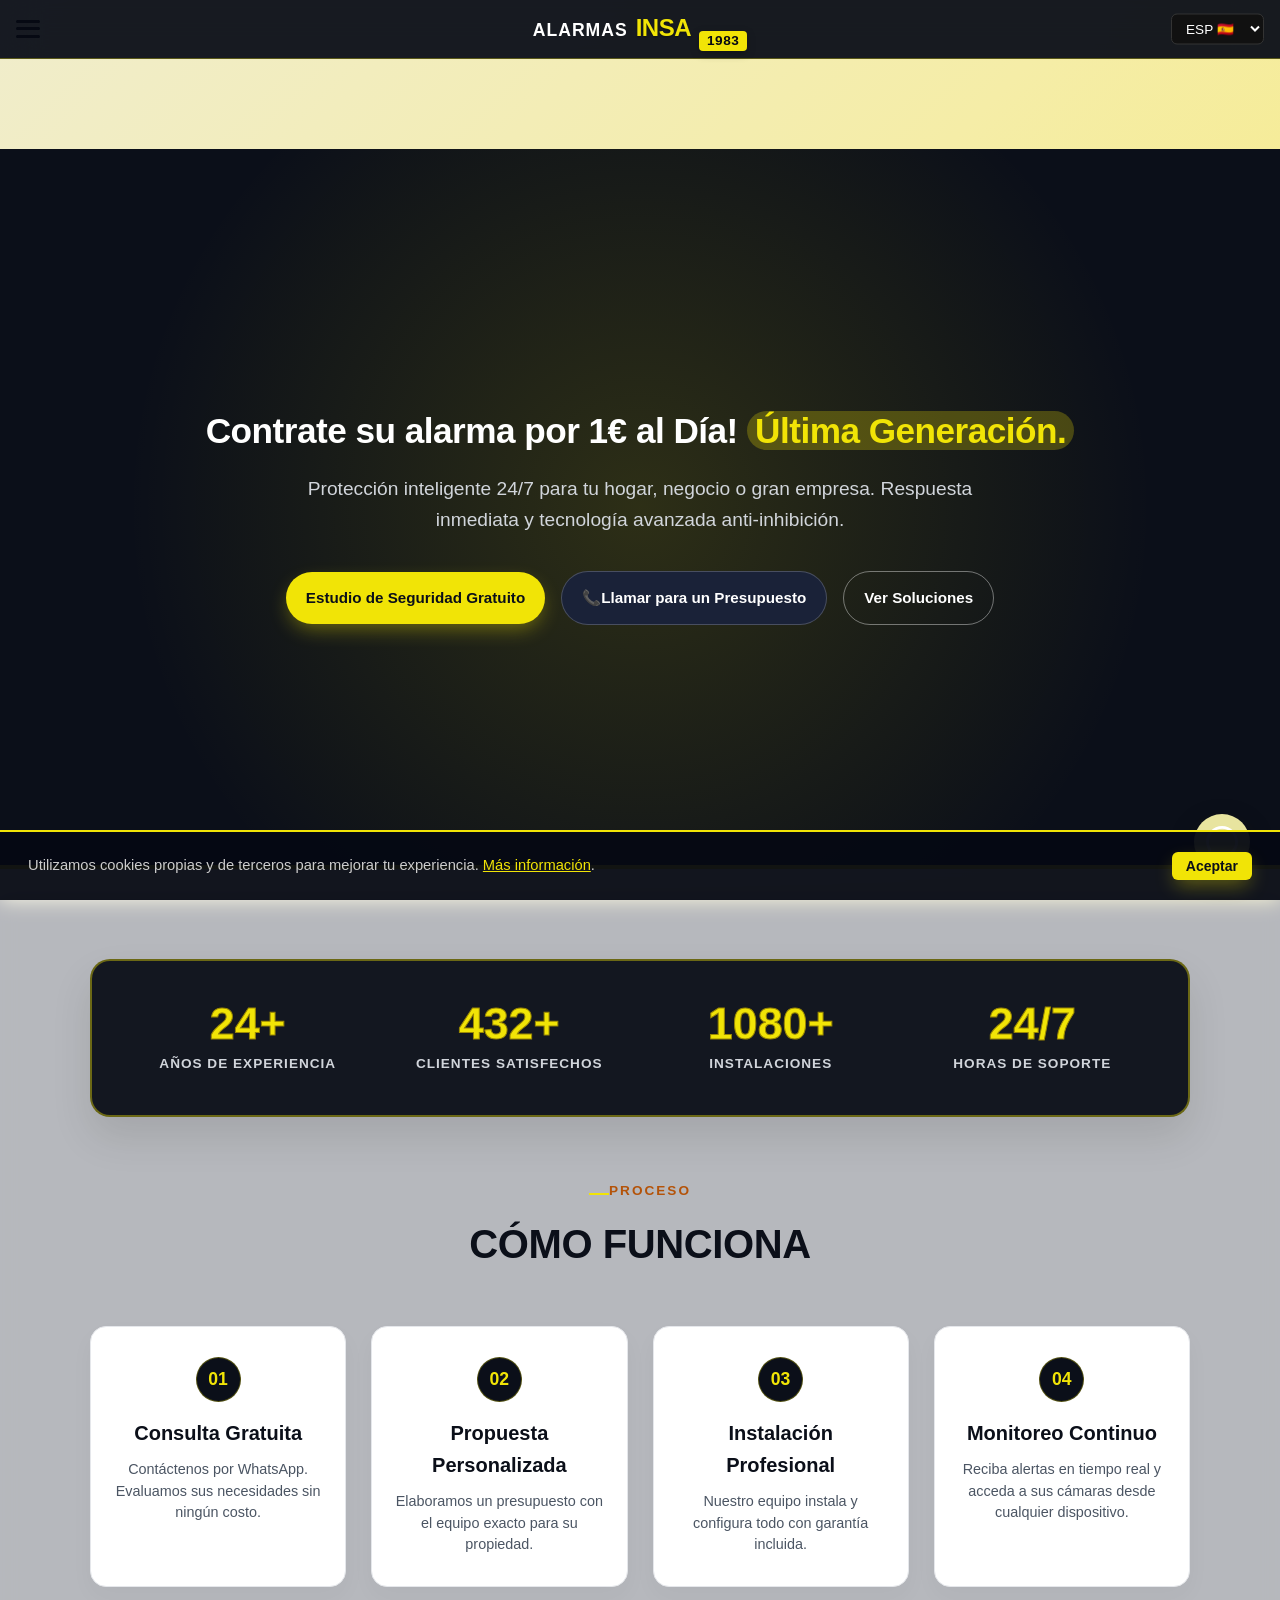
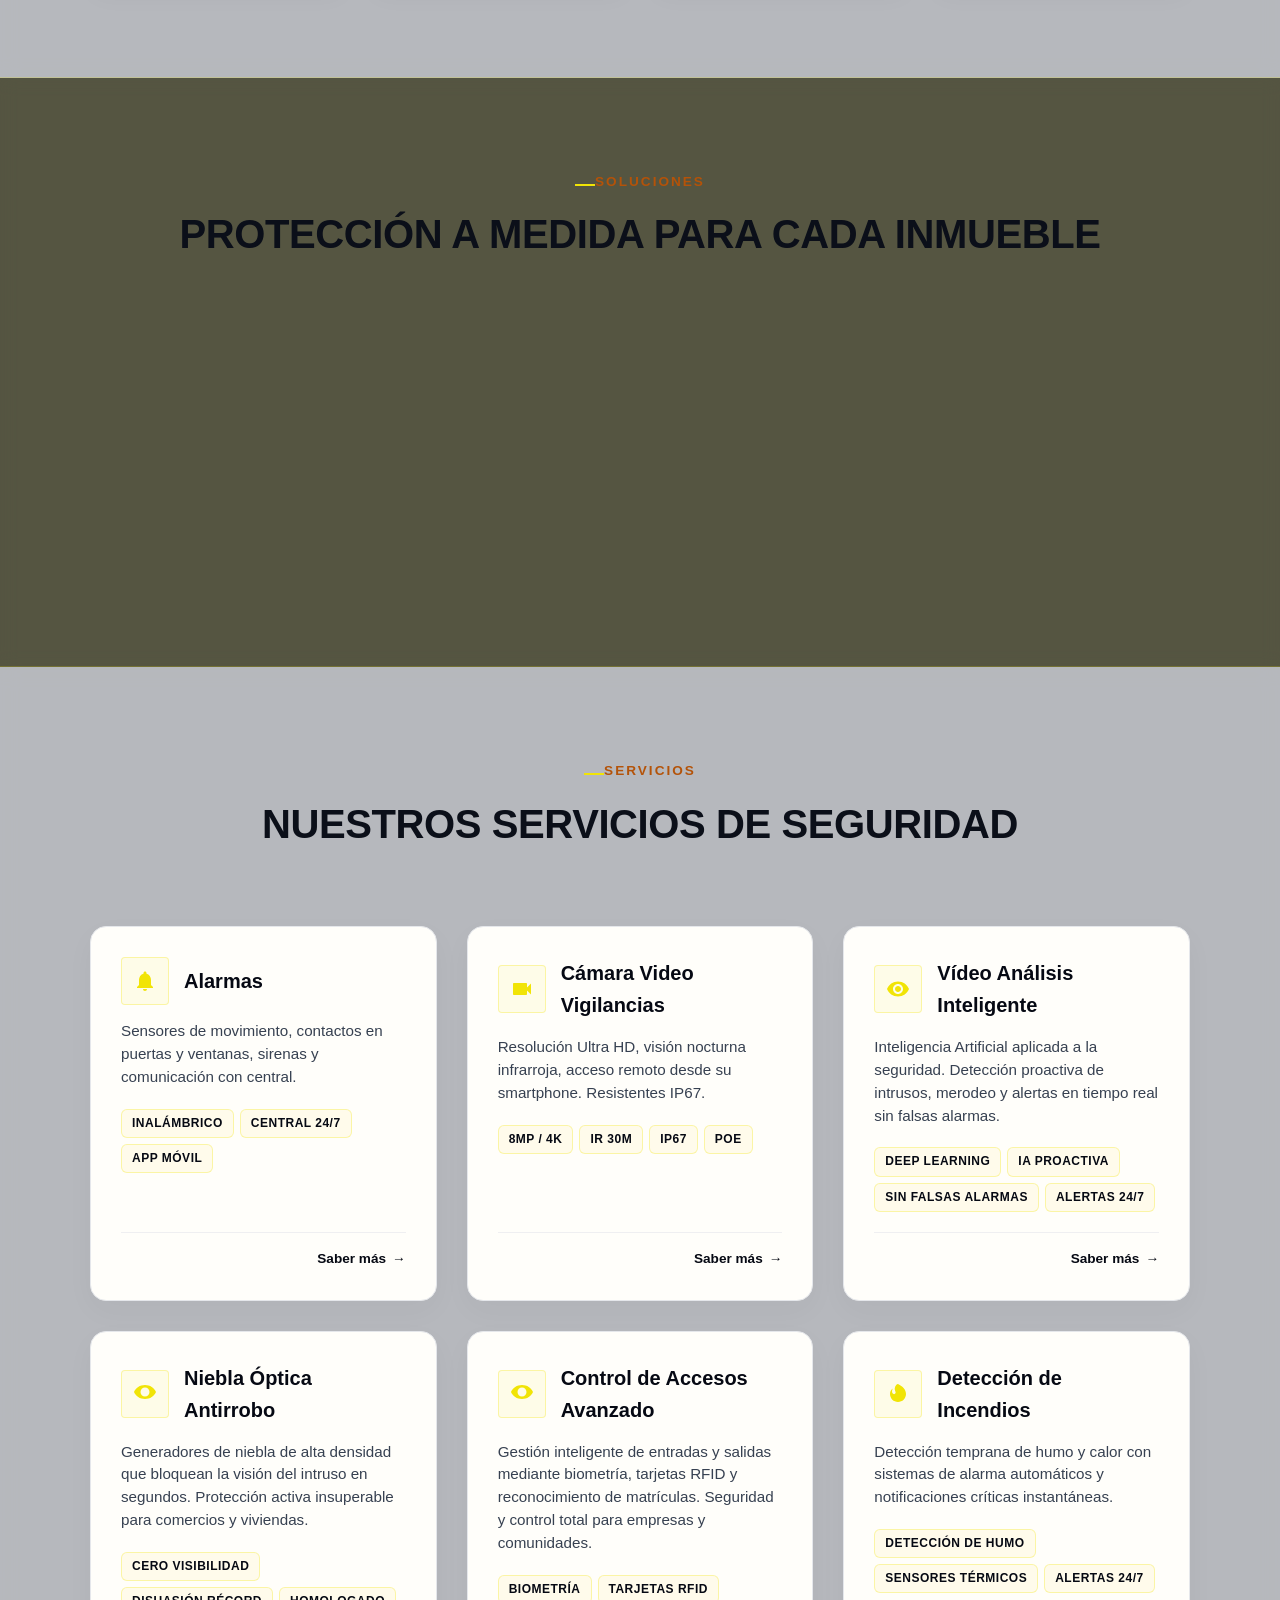
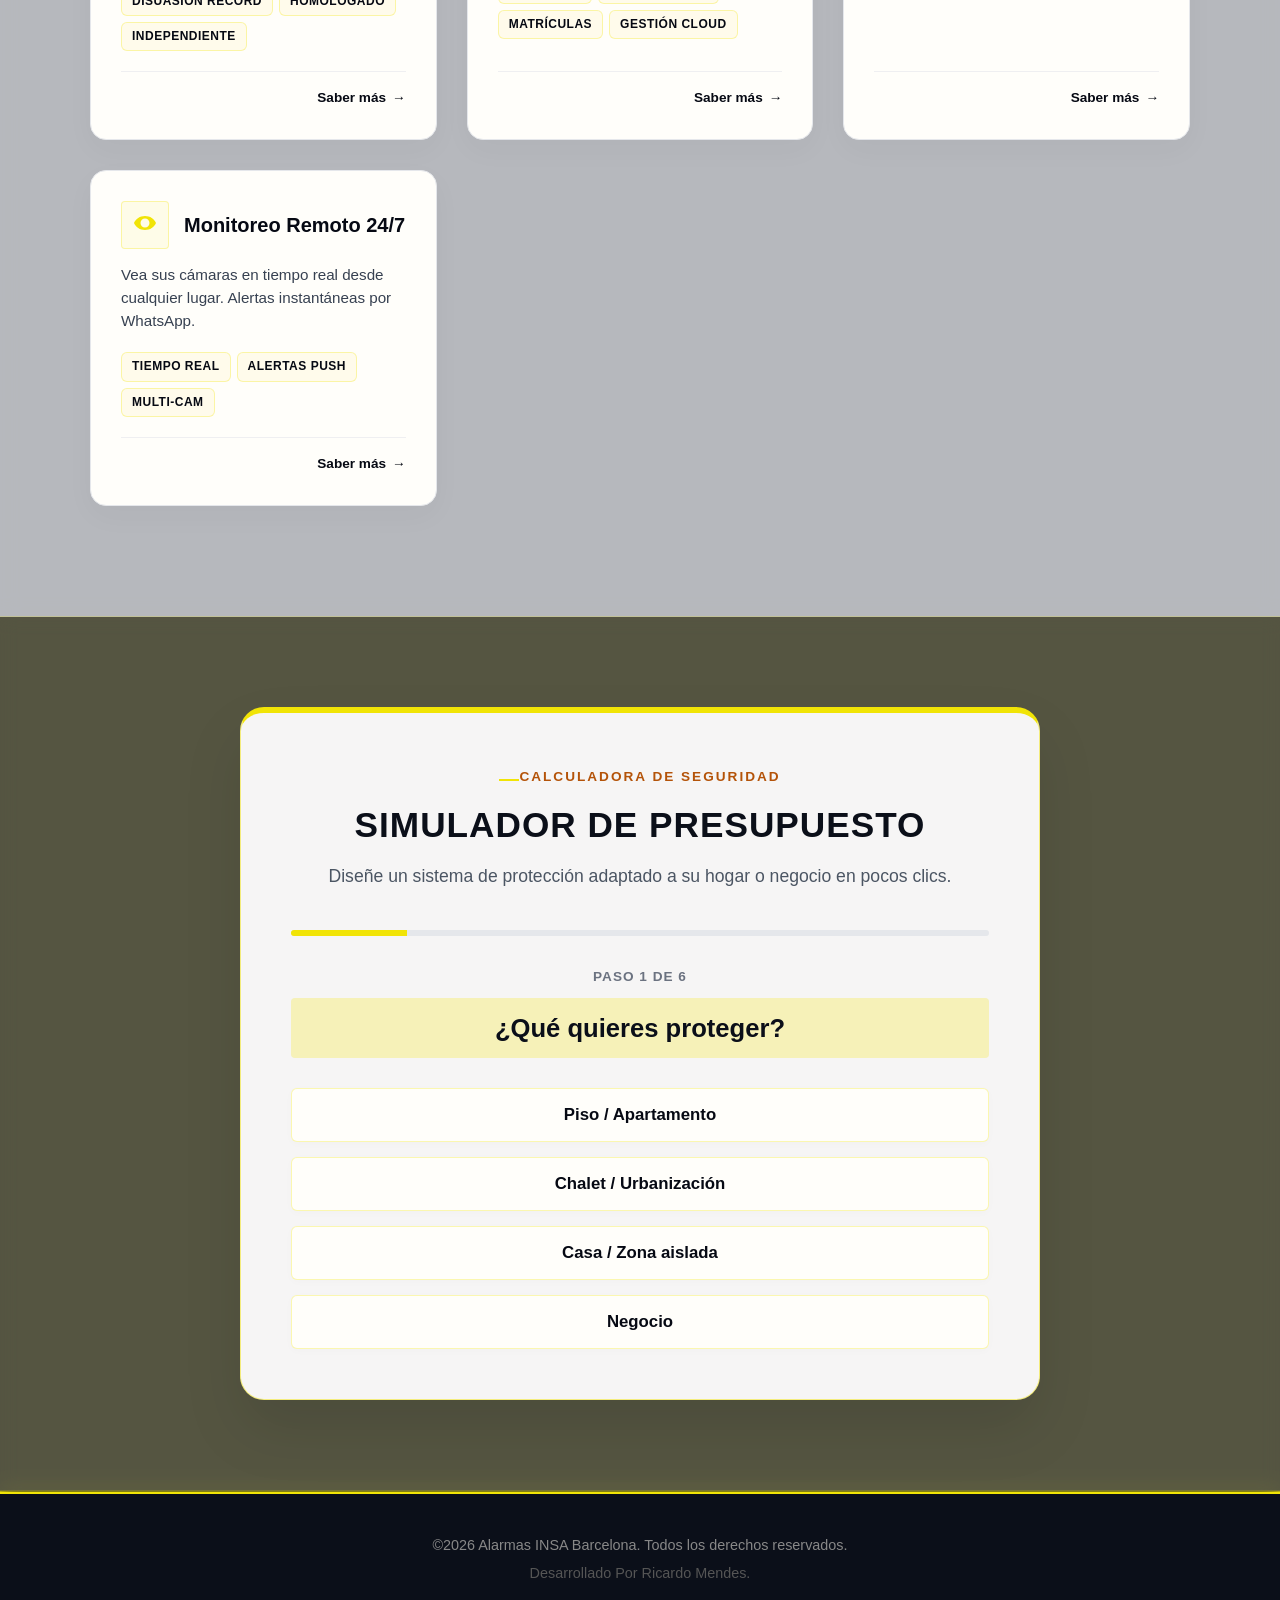
<file: index.html>
<!DOCTYPE html>
<html lang="es">

<head>
    <meta charset="UTF-8">
    <meta name="viewport" content="width=device-width, initial-scale=1.0, maximum-scale=5.0">
    <link href="https://fonts.googleapis.com/css2?family=Poppins:wght@400;600;700&display=swap" rel="stylesheet">

    <title>INSA Alarmes | Alarmes para Casas y Negocios en Barcelona</title>

    <meta name="description"
        content="Proteja su hogar o empresa en Barcelona con sistemas de alarma avanzados. Máxima seguridad, instalación profesional y atención personalizada. ¡Pida presupuesto gratis!">

    <meta name="keywords"
        content="alarmas barcelona, alarmas para casas barcelona, alarmas para negocios barcelona, alarmas para empresas, instalacion de alarmas barcelona, sistemas de seguridad barcelona, alarmas antiokupas, alarmas hogar, instal·lació d'alarmes, alarmes per a llars, alarmas insa">

    <meta name="robots" content="index, follow">
    <link rel="canonical" href="https://alarmasinsa.com/">

    <meta property="og:type" content="website">
    <meta property="og:url" content="https://alarmasinsa.com/">
    <meta property="og:title" content="Alarmas INSA | Alarmas para Casas y Negocios en Barcelona">
    <meta property="og:description"
        content="Proteja su hogar o empresa en Barcelona con sistemas de alarma avanzados. Máxima seguridad e instalación profesional.">
    <meta property="og:image" content="https://alarmasinsa.com/assets/img/share-banner.jpg">

    <meta property="twitter:card" content="summary_large_image">
    <meta property="twitter:url" content="https://alarmasinsa.com/">
    <meta property="twitter:title" content="Alarmas INSA | Alarmas para Casas y Negocios en Barcelona">
    <meta property="twitter:description"
        content="Proteja su hogar o empresa en Barcelona con sistemas de alarma avanzados.">
    <meta property="twitter:image" content="https://alarmasinsa.com/assets/img/share-banner.jpg">

    <script type="application/ld+json">
    {
      "@context": "https://schema.org",
      "@type": "SecurityService",
      "name": "Alarmas INSA",
      "alternateName": "Instalaciones de Sistemas de Alarma S.A.",
      "url": "https://alarmasinsa.com/",
      "logo": "https://alarmasinsa.com/assets/img/logo.png",
      "image": "https://alarmasinsa.com/assets/img/hero-bg.jpg",
      "description": "Proteja su hogar o empresa en Barcelona con sistemas de alarma avanzados. Máxima seguridad e instalación profesional desde 1983.",
      "foundingDate": "1983",
      "telephone": "+34933004024", 
      "priceRange": "€€",
      "address": {
        "@type": "PostalAddress",
        "addressLocality": "Barcelona",
        "addressRegion": "Cataluña",
        "addressCountry": "ES"
      },
      "areaServed": [
        {
          "@type": "AdministrativeArea",
          "name": "Barcelona"
        },
        {
          "@type": "AdministrativeArea",
          "name": "Cataluña"
        }
      ],
      "openingHoursSpecification": {
        "@type": "OpeningHoursSpecification",
        "dayOfWeek": [
          "Monday",
          "Tuesday",
          "Wednesday",
          "Thursday",
          "Friday"
        ],
        "opens": "08:00",
        "closes": "19:00"
      },
      "sameAs": [
        "https://alarmasinsa.com/"
      ]
    }
    </script>

    <link rel="stylesheet" href="https://cdnjs.cloudflare.com/ajax/libs/font-awesome/6.4.0/css/all.min.css">
    <link rel="stylesheet" href="assets/css/styles.css">

    <style>
        /* Paleta Oficial INSA Integrada ao Estilo Apple Showcase */
        body {
            background: linear-gradient(135deg, #f0edcc 0%, #f5eda7 50%, #f7ea7b 100%);
            background-attachment: fixed;
            color: #1d1d1f;
            font-family: 'Poppins', -apple-system, BlinkMacSystemFont, "Segoe UI", Roboto, sans-serif;
            margin: 0;
            padding: 0;
            -webkit-font-smoothing: antialiased;
            overflow-x: hidden;
        }

        /* Header Translúcido Estilo Apple com Padrão INSA */
        .navbar {
            background: rgba(11, 15, 25, 0.95);
            backdrop-filter: blur(20px);
            -webkit-backdrop-filter: blur(20px);
            position: sticky;
            top: 0;
            z-index: 1000;
            border-bottom: 1px solid rgba(241, 228, 6, 0.3);
        }

        .nav-menu a,
        .nav-menu .dropdown-toggle {
            color: #f1e406 !important;
            text-decoration: none;
            font-weight: 700;
            transition: color 0.3s ease;
        }

        .nav-menu a:hover,
        .nav-menu .dropdown-toggle:hover {
            color: #fff !important;
        }

        /* Hero / Topo Estilo Apresentação Apple com Fundo Escuro Corporativo INSA */
        .hero {
            text-align: center;
            padding: 110px 20px 90px 20px;
            background-color: #0b0f19;
            color: #fff;
            border-bottom: 4px solid #f1e406;
        }

        .hero h1 {
            font-size: 3.5rem;
            font-weight: 700;
            color: #ffffff;
            margin: 0 0 20px 0;
            letter-spacing: -0.015em;
        }

        .hero h1 span {
            color: #f1e406;
        }

        .hero p {
            font-size: 1.2rem;
            font-weight: 400;
            color: #d1d5db;
            max-width: 720px;
            margin: 0 auto 35px auto;
            line-height: 1.6;
        }

        /* Seções Estilo Apple Showcase (Full Width com Alternância Suave INSA) */
        .insa-apple-section {
            padding: 90px 20px;
            border-bottom: 1px solid rgba(241, 228, 6, 0.2);
            display: flex;
            align-items: center;
            justify-content: center;
        }

        .insa-apple-section:nth-child(odd) {
            background-color: rgba(255, 255, 255, 0.7);
            backdrop-filter: blur(10px);
        }

        .insa-apple-section:nth-child(even) {
            background-color: rgba(254, 240, 138, 0.3);
            backdrop-filter: blur(10px);
        }

        .insa-apple-content {
            max-width: 1100px;
            width: 100%;
        }

        /* Estatísticas e Processo refinados no padrão suave */
        .stats-grid {
            background: rgba(11, 15, 25, 0.95);
            border-radius: 20px;
            padding: 40px;
            color: #fff;
            box-shadow: 0 20px 40px rgba(0, 0, 0, 0.1);
            border: 2px solid rgba(241, 228, 6, 0.4);
            margin-bottom: 60px;
        }

        .stat-item .number {
            color: #f1e406;
            font-size: 2.8rem;
            font-weight: 800;
        }

        .stat-item .label {
            color: #d1d5db;
            font-size: 0.85rem;
            letter-spacing: 1px;
        }

        /* Process Grid */
        .process-grid {
            display: grid;
            grid-template-columns: repeat(auto-fit, minmax(220px, 1fr));
            gap: 25px;
            margin-top: 40px;
        }

        .process-card {
            background: #ffffff;
            border: 1px solid #e5e7eb;
            border-radius: 16px;
            padding: 30px 20px;
            text-align: center;
            box-shadow: 0 10px 25px rgba(0, 0, 0, 0.03);
            transition: transform 0.3s ease, border-color 0.3s ease;
        }

        .process-card:hover {
            transform: translateY(-5px);
            border-color: #f1e406;
        }

        .process-number {
            color: #f1e406;
            background: #0b0f19;
            width: 45px;
            height: 45px;
            display: flex;
            align-items: center;
            justify-content: center;
            border-radius: 50%;
            margin: 0 auto 15px auto;
            font-weight: 700;
        }

        /* Títulos de Seção */
        .section-header {
            text-align: center;
            margin-bottom: 50px;
        }

        .section-tag {
            color: #b45309;
            font-weight: 700;
            text-transform: uppercase;
            letter-spacing: 2px;
            font-size: 0.85rem;
            margin-bottom: 10px;
            display: inline-block;
        }

        .section-title {
            color: #0b0f19;
            font-size: 2.5rem;
            font-weight: 800;
            letter-spacing: -0.01em;
        }

        /* Simulador Corporativo Integrado */
        .insa-simulator-wrapper {
            background: rgba(255, 255, 255, 0.95);
            border-radius: 24px;
            padding: 50px;
            box-shadow: 0 30px 60px rgba(0, 0, 0, 0.1);
            border: 1px solid rgba(241, 228, 6, 0.5);
            border-top: 6px solid #f1e406;
            max-width: 800px;
            margin: 0 auto;
        }
    </style>
</head>

<body>

    <!-- HEADER / NAVBAR -->
    <header class="navbar">
        <div class="container navbar-content"
            style="display: flex; justify-content: space-between; align-items: center; max-width: 1160px; margin: 0 auto; padding: 15px 20px;">
            <div class="logo">
                <a href="index.html">
                    <h2
                        style="font-size: 1.8rem; font-weight: 900; letter-spacing: -0.5px; display: inline-flex; align-items: baseline; gap: 8px; line-height: 1; margin: 0;">
                        <span class="logo-alarmas"
                            style="font-size: 1.1rem; font-weight: 800; text-transform: uppercase; letter-spacing: 1px; color: #ffffff !important;">Alarmas</span>
                        <span style="color: #f1e406; text-shadow: 0 1.5px 2px rgba(0,0,0,0.3);">INSA</span>
                        <span
                            style="font-size: 0.85rem; font-weight: 800; background: #f1e406; color: #060913; padding: 3px 8px; border-radius: 4px; letter-spacing: 0.5px; position: relative; top: 4px; box-shadow: 0 3px 8px rgba(0,0,0,0.3);">1983</span>
                    </h2>
                </a>
            </div>
            <nav class="nav-menu" style="display: flex; gap: 25px; align-items: center;">
                <a href="#soluciones" data-i18n="nav_solutions"
                    style="color: #f1e406 !important; text-decoration: none;">Soluciones</a>
                <div class="dropdown">
                    <a class="dropdown-toggle" data-i18n="nav_services"
                        style="color: #f1e406 !important; text-decoration: none;">Servicios</a>
                    <ul class="dropdown-menu">
                        <li><a href="servicios/alarmas.html" data-i18n="sub_alarmas">Alarmas</a></li>
                        <li><a href="servicios/videovigilancia.html" data-i18n="sub_videovigilancia">Cámara Video
                                Vigilancia</a></li>
                        <li><a href="servicios/videoanalisis.html" data-i18n="sub_videoanalisis">Video Análisis
                                Inteligente</a></li>
                        <li><a href="servicios/nieblaoptica.html" data-i18n="sub_niebla">Niebla Óptica Antirrobo</a>
                        </li>
                        <li><a href="servicios/controlaccesos.html" data-i18n="sub_controlaccesos">Control de Accesos
                                Avanzado</a></li>
                        <li><a href="servicios/controlincendio.html" data-i18n="sub_incendios">Detección de
                                Incendios</a></li>
                        <li><a href="servicios/monitoreoremoto.html" data-i18n="sub_monitoreo">Monitoreo Remoto 24/7</a>
                        </li>
                    </ul>
                </div>
                <a href="#simulador-presupuesto" data-i18n="nav_simulator"
                    style="color: #f1e406 !important; text-decoration: none;">Simulador</a>
                <div class="dropdown">
                    <a class="dropdown-toggle" data-i18n="nav_company"
                        style="color: #f1e406 !important; text-decoration: none;">Empresa</a>
                    <ul class="dropdown-menu">
                        <li><a href="nosotros.html" data-i18n="sub_about">Sobre Nosotros</a></li>
                        <li><a href="trabaja.html" data-i18n="nav_trabaja">Trabaja con nosotros</a></li>
                    </ul>
                </div>
                <a href="#blog" data-i18n="nav_blog" style="color: #f1e406 !important ; text-decoration: none;">Blog/FAQ</a>
                <a href="contacto.html" data-i18n="nav_contact"
                    style="color: #f1e406 !important ; text-decoration: none;">Contacto</a>
            </nav>

            <div class="nav-actions" style="display: flex; gap: 15px; align-items: center;">
                <a href="tel:+34933004024" class="btn btn-call btn-sm" title="Llamar ahora"
                    style="color: #fff; text-decoration: none;">
                    📞 <span data-i18n="btn_call">Llama Ahora</span>
                </a>
                <button class="btn btn-whatsapp-header btn-sm" onclick="openDirectWhatsapp()" title="Chat de WhatsApp"
                    style="cursor: pointer;">
                    💬 WhatsApp
                </button>
                <a href="#simulador-presupuesto" class="btn btn-primary btn-sm" data-i18n="btn_quote"
                    style="background: #f1e406; color: #0b0f19; padding: 8px 16px; border-radius: 980px; font-weight: 700; text-decoration: none;">Solicitar
                    Presupuesto</a>
                <select id="langSelect" class="lang-selector"
                    style="background: #111; color: #fff; border: 1px solid #333; padding: 5px 8px; border-radius: 6px; cursor: pointer;">
                    <option value="ca">CAT 🇪🇸</option>
                    <option value="es" selected>ESP 🇪🇸</option>
                    <option value="en">ENG 🇬🇧</option>
                </select>
            </div>
        </div>
    </header>

    <!-- HERO SECTION -->
    <section id="inicio" class="hero">
        <div class="container" style="max-width: 900px; margin: 0 auto;">
            <h1 data-i18n="hero_title">Contrate su alarma por 1€ Euro al Día! <span>Última Generación</span></h1>
            <p data-i18n="hero_desc">Protección inteligente 24/7 para tu hogar, negocio o gran empresa en Barcelona.
                Respuesta inmediata y tecnología avanzada anti-inhibición.</p>
            <div class="hero-buttons" style="display: flex; gap: 15px; justify-content: center; flex-wrap: wrap;">
                <a href="#simulador-presupuesto" class="btn btn-primary btn-large" data-i18n="btn_free_study"
                    style="background: #f1e406; color: #0b0f19; padding: 14px 28px; border-radius: 980px; font-weight: 700; text-decoration: none;">Estudio
                    de Seguridad Gratuito</a>
                <a href="tel:+34933004024" class="btn btn-secondary btn-large"
                    style="background: #1a2238; color: #fff; border: 1px solid rgba(255,255,255,0.2); padding: 14px 28px; border-radius: 980px; font-weight: 700; text-decoration: none;">📞
                    <span data-i18n="btn_call_hero">Llamar a un Técnico</span></a>
                <a href="#soluciones" class="btn btn-outline-hero btn-large" data-i18n="btn_view_solutions"
                    style="color: #fff; border: 1px solid rgba(255,255,255,0.4); padding: 14px 28px; border-radius: 980px; font-weight: 700; text-decoration: none;">Ver
                    Soluciones</a>
            </div>
        </div>
    </section>

    <!-- SEÇÃO 1: ESTATÍSTICAS E PROCESSO (Estilo Showcase INSA) -->
    <section class="insa-apple-section">
        <div class="insa-apple-content">
            <div class="stats-grid" id="stats-section">
                <div
                    style="display: grid; grid-template-columns: repeat(auto-fit, minmax(200px, 1fr)); gap: 30px; text-align: center;">
                    <div class="stat-item">
                        <div class="number"><span class="counter" data-target="43">0</span>+</div>
                        <div class="label" data-i18n="stat_1">AÑOS DE EXPERIENCIA</div>
                    </div>
                    <div class="stat-item">
                        <div class="number"><span class="counter" data-target="800">0</span>+</div>
                        <div class="label" data-i18n="stat_2">CLIENTES SATISFECHOS</div>
                    </div>
                    <div class="stat-item">
                        <div class="number"><span class="counter" data-target="2000">0</span>+</div>
                        <div class="label" data-i18n="stat_3">INSTALACIONES</div>
                    </div>
                    <div class="stat-item">
                        <div class="number" style="color: #f1e406; font-size: 2.8rem; font-weight: 800;">24/7</div>
                        <div class="label" data-i18n="stat_4">HORAS DE SOPORTE</div>
                    </div>
                </div>
            </div>

            <div class="section-header" style="margin-top: 60px;">
                <div class="section-tag" data-i18n="tag_process">PROCESO</div>
                <h2 class="section-title" data-i18n="title_process">CÓMO FUNCIONA</h2>
            </div>

            <div class="process-grid">
                <div class="process-card">
                    <div class="process-number">01</div>
                    <h4 data-i18n="proc_1_title" style="color: #0b0f19; font-weight: 700; margin-bottom: 10px;">Consulta
                        Gratuita</h4>
                    <p data-i18n="proc_1_desc" style="color: #4b5563; font-size: 0.9rem; line-height: 1.5;">Contáctenos
                        por WhatsApp. Evaluamos sus necesidades sin ningún costo.</p>
                </div>
                <div class="process-card">
                    <div class="process-number">02</div>
                    <h4 data-i18n="proc_2_title" style="color: #0b0f19; font-weight: 700; margin-bottom: 10px;">
                        Propuesta Personalizada</h4>
                    <p data-i18n="proc_2_desc" style="color: #4b5563; font-size: 0.9rem; line-height: 1.5;">Elaboramos
                        un presupuesto con el equipo exacto para su propiedad.</p>
                </div>
                <div class="process-card">
                    <div class="process-number">03</div>
                    <h4 data-i18n="proc_3_title" style="color: #0b0f19; font-weight: 700; margin-bottom: 10px;">
                        Instalación Profesional</h4>
                    <p data-i18n="proc_3_desc" style="color: #4b5563; font-size: 0.9rem; line-height: 1.5;">Nuestro
                        equipo instala y configura todo con garantía incluida.</p>
                </div>
                <div class="process-card">
                    <div class="process-number">04</div>
                    <h4 data-i18n="proc_4_title" style="color: #0b0f19; font-weight: 700; margin-bottom: 10px;">
                        Monitoreo Continuo</h4>
                    <p data-i18n="proc_4_desc" style="color: #4b5563; font-size: 0.9rem; line-height: 1.5;">Reciba
                        alertas en tiempo real y acceda a sus cámaras desde cualquier dispositivo.</p>
                </div>
            </div>
        </div>
    </section>

    <!-- SEÇÃO 2: SOLUÇÕES (Flip Cards) -->
    <section id="soluciones" class="insa-apple-section">
        <div class="insa-apple-content">
            <div class="section-header">
                <div class="section-tag" data-i18n="tag_solutions">SOLUCIONES</div>
                <h2 class="section-title" data-i18n="title_solutions">Protección a Medida para Cada Inmueble</h2>
            </div>

            <div class="grid grid-4 solutions-container"
                style="display: grid; grid-template-columns: repeat(auto-fit, minmax(240px, 1fr)); gap: 25px;">
                <!-- Card 1: Hogar -->
                <div class="flip-card">
                    <div class="flip-card-inner">
                        <div class="card-front">
                            <h3 data-i18n="sol_1_title">Alarmas para el Hogar</h3>
                            <span class="flip-hint">Pasa el cursor / Toca</span>
                        </div>
                        <div class="card-back">
                            <h3 data-i18n="sol_1_title">Alarmas para el Hogar</h3>
                            <p data-i18n="sol_1_desc">Sistemas anti-okupa, detección de intrusión instantánea y
                                verificación por vídeo desde tu smartphone.</p>
                        </div>
                    </div>
                </div>

                <!-- Card 2: Negocios -->
                <div class="flip-card">
                    <div class="flip-card-inner">
                        <div class="card-front">
                            <h3 data-i18n="sol_2_title">Seguridad para Negocios</h3>
                            <span class="flip-hint">Pasa el cursor / Toca</span>
                        </div>
                        <div class="card-back">
                            <h3 data-i18n="sol_2_title">Seguridad para Negocios</h3>
                            <p data-i18n="sol_2_desc">Protege tu local comercial con video vigilancia HD, control de
                                accesos y conexión a Central Receptora.</p>
                        </div>
                    </div>
                </div>

                <!-- Card 3: Industria -->
                <div class="flip-card">
                    <div class="flip-card-inner">
                        <div class="card-front">
                            <h3 data-i18n="sol_3_title">Industria y Empresas</h3>
                            <span class="flip-hint">Pasa el cursor / Toca</span>
                        </div>
                        <div class="card-back">
                            <h3 data-i18n="sol_3_title">Industria y Empresas</h3>
                            <p data-i18n="sol_3_desc">Proyectos de ingeniería de seguridad a medida, analítica de vídeo
                                con IA y protección contra incendios.</p>
                        </div>
                    </div>
                </div>

                <!-- Card 4: Centros Públicos -->
                <div class="flip-card">
                    <div class="flip-card-inner">
                        <div class="card-front">
                            <h3 data-i18n="video_sector4_title">Centros Publicos</h3>
                            <span class="flip-hint">Pasa el cursor / Toca</span>
                        </div>
                        <div class="card-back">
                            <h3 data-i18n="video_sector4_title">Centros Publicos</h3>
                            <p data-i18n="video_sector4_desc">Sistemas homologados de alta fiabilidad para edificios
                                institucionales, colegios, centros deportivos y espacios de gran concurrencia.</p>
                        </div>
                    </div>
                </div>
            </div>
        </div>
    </section>

    <!-- SEÇÃO 3: NOSSOS SERVIÇOS -->
    <section id="servicios" class="insa-apple-section">
        <div class="insa-apple-content">
            <div class="section-header">
                <div class="section-tag" data-i18n="tag_services">SERVICIOS</div>
                <h2 class="section-title" data-i18n="title_services">NUESTROS SERVICIOS DE SEGURIDAD</h2>
            </div>
            <div id="servicios-container"
                style="display: grid; grid-template-columns: repeat(auto-fit, minmax(280px, 1fr)); gap: 30px; padding: 20px 0;">
            </div>
        </div>
    </section>

    <!-- SEÇÃO 4: SIMULADOR DE ORÇAMENTO -->
    <section class="insa-apple-section" id="simulador-presupuesto">
        <div class="insa-apple-content" style="max-width: 850px;">
            <div class="insa-simulator-wrapper">
                <div style="text-align: center; margin-bottom: 40px;">
                    <span class="section-tag" style="justify-content: center; margin-bottom: 10px;"
                        data-i18n="wizard.sectionTag">Calculadora de Seguridad</span>
                    <h2 style="font-size: 2.2rem; font-weight: 900; color: #0b0f19; text-transform: uppercase; letter-spacing: 1px;"
                        data-i18n="wizard.sectionTitle">
                        Simulador de Presupuesto
                    </h2>
                    <p style="color: #4b5563; font-size: 1.1rem; margin-top: 8px;" data-i18n="wizard.sectionSub">
                        Diseñe un sistema de protección adaptado a su hogar o negocio en pocos clics.
                    </p>
                </div>

                <div
                    style="width: 100%; background: #E5E7EB; height: 6px; border-radius: 3px; margin-bottom: 30px; overflow: hidden;">
                    <div id="progress-bar"
                        style="width: 16.6%; height: 100%; background: #f1e406; transition: width 0.4s ease;"></div>
                </div>

                <div id="step-indicator"
                    style="text-align: center; font-size: 0.85rem; font-weight: 700; color: #6b7280; text-transform: uppercase; letter-spacing: 1px; margin-bottom: 10px;">
                    Paso 1 de 6
                </div>

                <!-- PASSO 1 -->
                <div class="wizard-step" id="step-1">
                    <h3 data-i18n="wizard.q1"
                        style="text-align: center; font-size: 1.6rem; font-weight: 900; color: #0b0f19; margin-bottom: 30px; border-radius: 4px; padding: 10px; background: rgba(241, 228, 6, 0.25);">
                        ¿Qué quieres proteger?
                    </h3>
                    <div style="display: flex; flex-direction: column; gap: 15px;">
                        <button type="button" class="wizard-btn" data-i18n="wizard.options.piso"
                            onclick="nextStep(1, 'tipo', 'Piso / Apartamento')">Piso / Apartamento</button>
                        <button type="button" class="wizard-btn" data-i18n="wizard.options.chalet"
                            onclick="nextStep(1, 'tipo', 'Chalet / Urbanización')">Chalet / Urbanización</button>
                        <button type="button" class="wizard-btn" data-i18n="wizard.options.casa"
                            onclick="nextStep(1, 'tipo', 'Casa / Zona aislada')">Casa / Zona aislada</button>
                        <button type="button" class="wizard-btn" data-i18n="wizard.options.negocio"
                            onclick="nextStep(1, 'tipo', 'Negocio')">Negocio</button>
                    </div>
                </div>

                <!-- PASSO 2 -->
                <div class="wizard-step" id="step-2" style="display: none;">
                    <h3 id="question-step-2" data-i18n="wizard.q2Residencial"
                        style="text-align: center; font-size: 1.6rem; font-weight: 900; color: #0b0f19; margin-bottom: 30px;">
                        ¿Qué tamaño aproximado tiene el inmueble?
                    </h3>
                    <div id="options-step-2" style="display: flex; flex-direction: column; gap: 15px;">
                        <button type="button" class="wizard-btn" data-i18n="wizard.options.sizeSmall"
                            onclick="nextStep(2, 'tamanio', 'Pequeño – Menos de 100m2')">Pequeño – Menos de
                            100m2</button>
                        <button type="button" class="wizard-btn" data-i18n="wizard.options.sizeMedium"
                            onclick="nextStep(2, 'tamanio', 'Medio – entre 100-250m2')">Medio – entre 100-250m2</button>
                        <button type="button" class="wizard-btn" data-i18n="wizard.options.sizeLarge"
                            onclick="nextStep(2, 'tamanio', 'Grande – más de 250m2')">Grande – más de 250m2</button>
                    </div>
                    <button type="button" class="btn-back" data-i18n="wizard.btnBack" onclick="prevStep(2)"
                        style="margin-top: 15px; background: none; border: none; color: #6b7280; font-weight: 650; cursor: pointer;">←
                        Volver</button>
                </div>

                <!-- PASSO 3 -->
                <div class="wizard-step" id="step-3" style="display: none;">
                    <h3 data-i18n="wizard.q3"
                        style="text-align: center; font-size: 1.6rem; font-weight: 900; color: #0b0f19; margin-bottom: 30px;">
                        ¿Cuál es tu código postal?
                    </h3>
                    <div class="form-group" style="margin-bottom: 20px;">
                        <input type="text" id="postal-input" placeholder="Ej: 08001 (Barcelona)"
                            style="padding: 16px; font-size: 1.1rem; text-align: center; width: 100%; border: 1px solid #d1d5db; border-radius: 8px;">
                    </div>
                    <button type="button" class="btn btn-primary btn-block" data-i18n="wizard.btnNext"
                        onclick="submitPostal()"
                        style="background: #f1e406; color: #0b0f19; padding: 14px; border-radius: 980px; font-weight: 700; width: 100%; border: none; cursor: pointer;">Siguiente</button>
                    <button type="button" class="btn-back" data-i18n="wizard.btnBack" onclick="prevStep(3)"
                        style="margin-top: 15px; background: none; border: none; color: #6b7280; font-weight: 650; cursor: pointer; width: 100%; text-align: center;">←
                        Volver</button>
                </div>

                <!-- PASSO 4 -->
                <div class="wizard-step" id="step-4" style="display: none;">
                    <h3 data-i18n="wizard.q4"
                        style="text-align: center; font-size: 1.6rem; font-weight: 900; color: #0b0f19; margin-bottom: 30px;">
                        ¿Por qué necesitas una alarma?
                    </h3>
                    <div style="display: flex; flex-direction: column; gap: 15px;">
                        <button type="button" class="wizard-btn" data-i18n="wizard.options.motRobo"
                            onclick="nextStep(4, 'motivo', 'Robo reciente')">Robo reciente</button>
                        <button type="button" class="wizard-btn" data-i18n="wizard.options.motProteccion"
                            onclick="nextStep(4, 'motivo', 'Protección')">Protección</button>
                        <button type="button" class="wizard-btn" data-i18n="wizard.options.motNueva"
                            onclick="nextStep(4, 'motivo', 'Nueva vivienda')">Nueva vivienda</button>
                        <button type="button" class="wizard-btn" data-i18n="wizard.options.motIncendio"
                            onclick="nextStep(4, 'motivo', 'Incendio / Prevención')">Incendio / Prevención</button>
                    </div>
                    <button type="button" class="btn-back" data-i18n="wizard.btnBack" onclick="prevStep(4)"
                        style="margin-top: 15px; background: none; border: none; color: #6b7280; font-weight: 650; cursor: pointer;">←
                        Volver</button>
                </div>

                <!-- PASSO 5 -->
                <div class="wizard-step" id="step-5" style="display: none;">
                    <h3 data-i18n="wizard.q5"
                        style="text-align: center; font-size: 1.6rem; font-weight: 900; color: #0b0f19; margin-bottom: 30px;">
                        ¿Tienes ya una alarma contratada?
                    </h3>
                    <div style="display: flex; flex-direction: column; gap: 15px;">
                        <button type="button" class="wizard-btn" data-i18n="wizard.options.almNo"
                            onclick="nextStep(5, 'alarmaActual', 'No')">No</button>
                        <button type="button" class="wizard-btn" data-i18n="wizard.options.almSecuritas"
                            onclick="nextStep(5, 'alarmaActual', 'Sí, Securitas Direct')">Sí, Securitas Direct</button>
                        <button type="button" class="wizard-btn" data-i18n="wizard.options.almMovistar"
                            onclick="nextStep(5, 'alarmaActual', 'Sí, Movistar Prosegur')">Sí, Movistar
                            Prosegur</button>
                        <button type="button" class="wizard-btn" data-i18n="wizard.options.almAdt"
                            onclick="nextStep(5, 'alarmaActual', 'Sí, ADT/Tyco')">Sí, ADT/Tyco</button>
                        <button type="button" class="wizard-btn" data-i18n="wizard.options.almOtros"
                            onclick="nextStep(5, 'alarmaActual', 'Sí, otros')">Sí, otros</button>
                    </div>
                    <button type="button" class="btn-back" data-i18n="wizard.btnBack" onclick="prevStep(5)"
                        style="margin-top: 15px; background: none; border: none; color: #6b7280; font-weight: 650; cursor: pointer;">←
                        Volver</button>
                </div>

                <!-- PASSO 6 -->
                <div class="wizard-step" id="step-6" style="display: none;">
                    <h3 data-i18n="wizard.q6"
                        style="text-align: center; font-size: 1.6rem; font-weight: 900; color: #0b0f19; margin-bottom: 10px;">
                        Paso final
                    </h3>
                    <p data-i18n="wizard.q6Sub" style="text-align: center; color: #4b5563; margin-bottom: 25px;">
                        Introduce tu teléfono para enviarte el presupuesto personalizado de inmediato.
                    </p>
                    <div class="form-group" style="margin-bottom: 20px; display: flex; gap: 10px;">
                        <select
                            style="width: 110px; padding: 14px; border: 1px solid #d1d5db; border-radius: 8px; font-weight: 600;">
                            <option value="+34">🇪🇸 +34</option>
                        </select>
                        <input type="tel" id="phone-input" placeholder="Número de teléfono*"
                            style="flex: 1; padding: 14px; font-size: 1.1rem; border: 1px solid #d1d5db; border-radius: 8px;">
                    </div>
                    <button type="button" class="btn btn-primary btn-block" data-i18n="wizard.btnSendWhatsapp"
                        onclick="enviarPresupuesto()"
                        style="background: #f1e406; color: #0a0a0a; font-size: 1.1rem; padding: 16px; border-radius: 980px; font-weight: 700; width: 100%; text-align: center; cursor: pointer; border: none;">
                        Enviar Presupuesto por WhatsApp
                    </button>
                    <button type="button" class="btn-back" data-i18n="wizard.btnBack" onclick="prevStep(6)"
                        style="margin-top: 15px; background: none; border: none; color: #6b7280; font-weight: 650; cursor: pointer; width: 100%; text-align: center;">←
                        Volver</button>
                </div>
            </div>
        </div>
    </section>

    <!-- WIDGET WHATSAPP -->
    <div class="whatsapp-widget">
        <button class="whatsapp-btn" id="waToggleBtn" aria-label="WhatsApp" nome="WhatsApp">
            <svg viewBox="0 0 24 24">
                <path
                    d="M.057 24l1.687-6.163c-1.041-1.804-1.588-3.849-1.587-5.946.003-6.556 5.338-11.891 11.893-11.891 3.181.001 6.167 1.24 8.413 3.488 2.245 2.248 3.481 5.236 3.48 8.414-.003 6.557-5.338 11.892-11.893 11.892-1.99-.001-3.951-.5-5.688-1.448l-6.305 1.654zm6.597-3.807c1.676.995 3.276 1.591 5.392 1.592 5.448 0 9.886-4.434 9.889-9.885.002-5.462-4.415-9.89-9.881-9.892-5.452 0-9.887 4.434-9.889 9.884-.001 2.225.651 3.891 1.746 5.634l-.999 3.648 3.742-.981z" />
            </svg>
        </button>
        <div class="whatsapp-menu" id="waMenu">
            <a href="https://api.whatsapp.com/send?phone=34933004024&text=Hola,%20vull%20informacio%20sobre%20les%20alarmes%20INSA"
                target="_blank">Chat Comercial 💬</a>
        </div>
    </div>

    <!-- COOKIE BANNER -->
    <div class="cookie-banner" id="cookie-banner">
        <p>Utilizamos cookies propias y de terceros para mejorar tu experiencia. <a href="privacidad.html">Más
                información</a>.</p>
        <div class="cookie-buttons">
            <button class="btn btn-primary btn-sm" id="accept-cookies"
                style="background: #f1e406; color: #0b0f19; font-weight: 700; border: none; padding: 6px 14px; border-radius: 6px; cursor: pointer;">Aceptar</button>
        </div>
    </div>

    <!-- FOOTER -->
    <footer
        style="background: #0b0f19; color: #888; text-align: center; padding: 40px 0; font-size: 0.9rem; border-top: 3px solid #f1e406;">
        <div class="container" style="max-width: 1100px; margin: 0 auto; padding: 0 20px;">
            <p>&copy;2026 Alarmas INSA Barcelona. Todos los derechos reservados.</p>
            <p style="margin-top: 5px; color: #555;">Desarrollado Por Ricardo Mendes.</p>
        </div>
    </footer>

    <script src="js/load-servicios.js"></script>
    <script src="assets/js/main.js"></script>
</body>

</html>
</file>
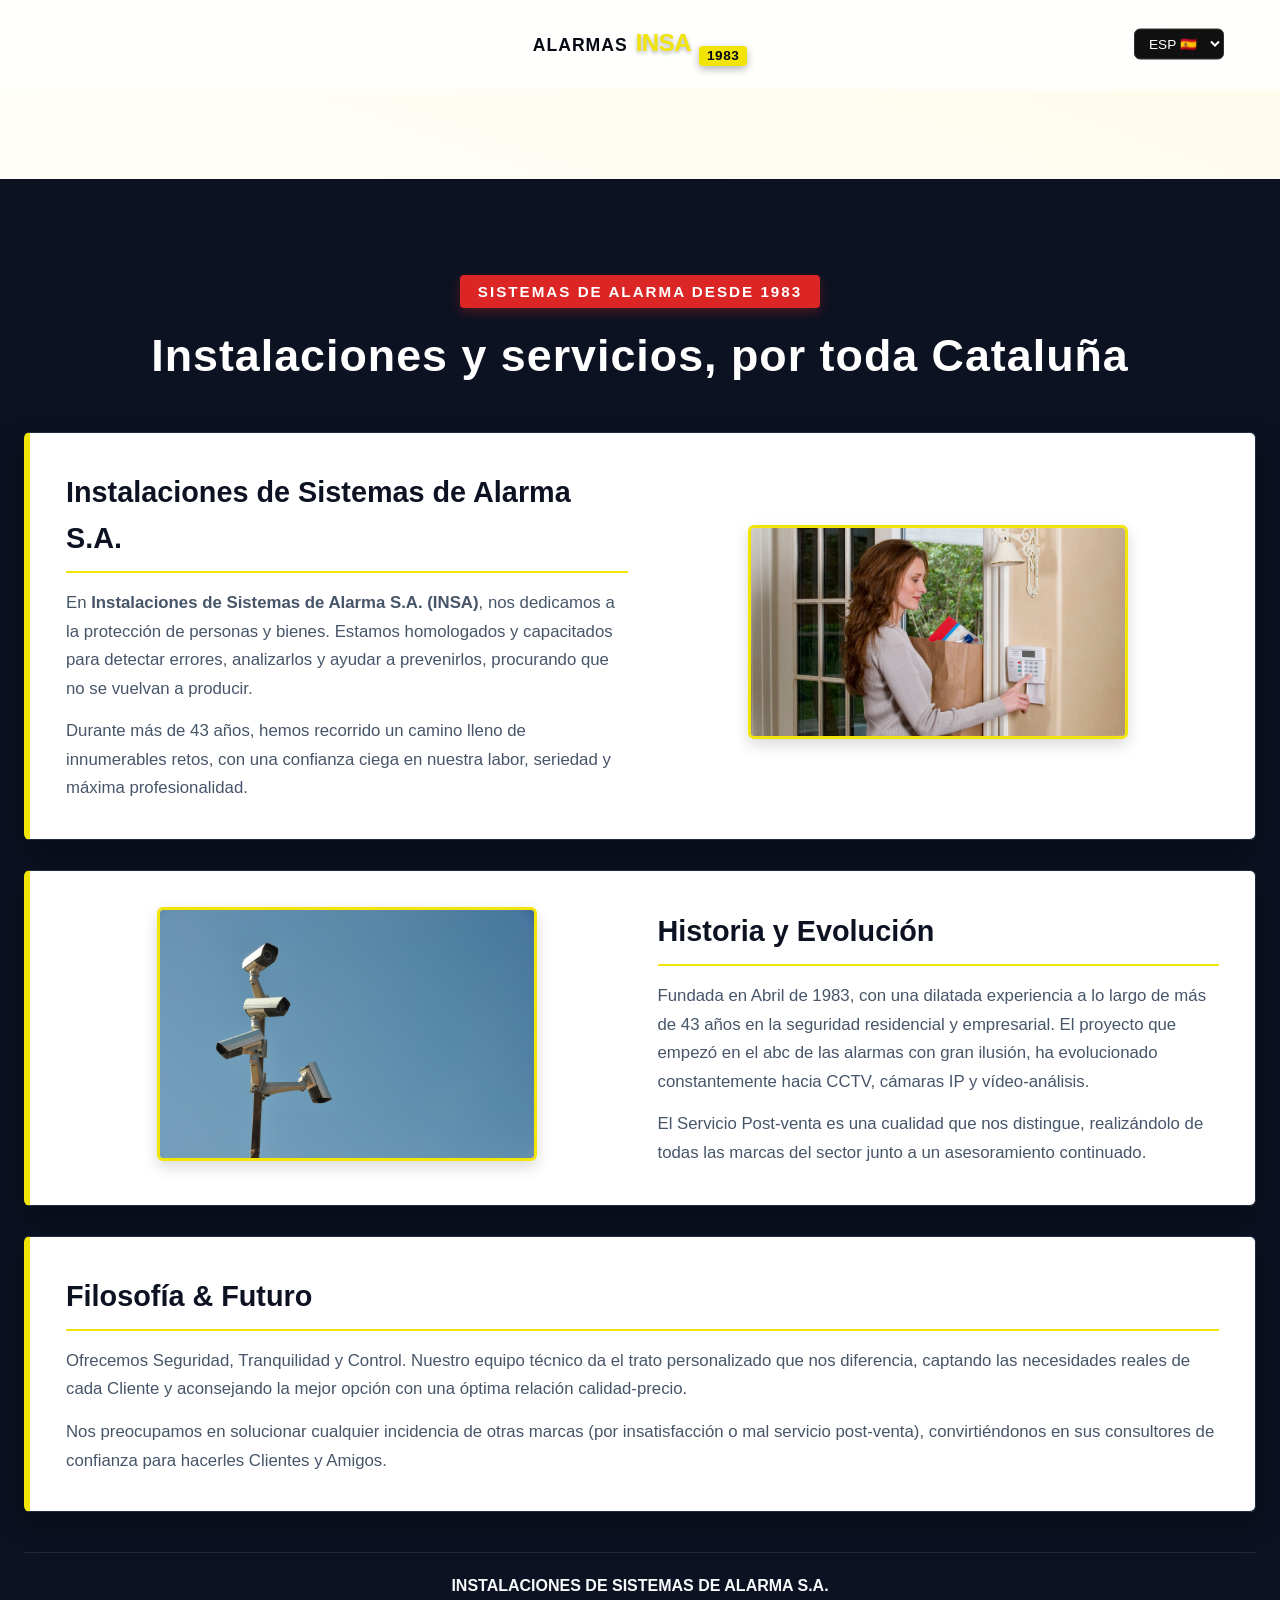
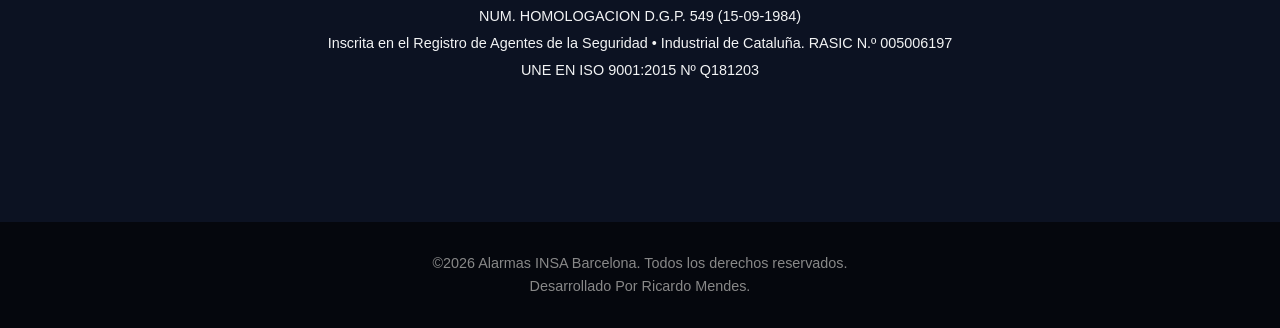
<file: nosotros.html>
<!DOCTYPE html>
<html lang="es">

<head>
    <meta charset="UTF-8">
    <meta name="viewport" content="width=device-width, initial-scale=1.0">
    <title>Sobre Nosotros - Alarmas INSA 1983</title>
    <link rel="stylesheet" href="assets/css/styles.css">
    <link href="https://fonts.googleapis.com/css2?family=Montserrat:wght@400;600;700;800;900&display=swap"
        rel="stylesheet">
</head>

<body style="background-color: #0C1222 !important; margin: 0; font-family: 'Montserrat', sans-serif;">


    <header class="navbar">
        <div class="navbar-content"
            style="display: flex; justify-content: space-between; align-items: center; max-width: 1200px; margin: 0 auto; padding: 15px 20px;">
            <div class="logo">
                <a href="index.html" style="text-decoration: none;">
                    <h2
                        style="font-size: 2rem; font-weight: 900; letter-spacing: -0.5px; display: inline-flex; align-items: baseline; gap: 8px; line-height: 1; margin: 0;">
                        <span class="logo-alarmas"
                            style="font-size: 1.1rem; font-weight: 800; text-transform: uppercase; letter-spacing: 1px; color: #fff;">Alarmas</span>
                        <span style="color: #f1e406; text-shadow: 0 2px 4px rgba(0,0,0,0.3);">INSA</span>
                        <span
                            style="font-size: 0.85rem; font-weight: 800; background: #f1e406; color: #060913; padding: 3px 8px; border-radius: 4px; letter-spacing: 0.5px; position: relative; top: 4px; box-shadow: 0 3px 8px rgba(0,0,0,0.3);">1983</span>
                    </h2>
                </a>
            </div>
            <nav class="nav-menu" style="display: flex; gap: 20px; align-items: center;">
                <a href="index.html" style="color: #ccc; text-decoration: none;" data-i18n="nav_solutions">Solutions</a>
                <div class="dropdown">
                    <a class="dropdown-toggle" style="color: #ccc; text-decoration: none;"
                        data-i18n="nav_services">Servicios</a>
                    <ul class="dropdown-menu">
                        <li><a href="servicios/alarmas.html" data-i18n="sub_alarmas">Alarmas</a></li>
                        <li><a href="servicios/videovigilancia.html" data-i18n="sub_videovigilancia">Cámara Video
                                Vigilancia</a></li>
                        <li><a href="servicios/videoanalisis.html" data-i18n="sub_videoanalisis">Video Análisis
                                Inteligente</a></li>
                        <li><a href="servicios/nieblaoptica.html" data-i18n="sub_niebla">Niebla Óptica Antirrobo</a>
                        </li>
                        <li><a href="servicios/controlaccesos.html" data-i18n="sub_controlaccesos">Control de Accesos
                                Avanzado</a></li>
                        <li><a href="servicios/controlincendio.html" data-i18n="sub_incendios">Detección de
                                Incendios</a></li>
                        <li><a href="servicios/monitoreoremoto.html" data-i18n="sub_monitoreo">Monitoreo Remoto 24/7</a>
                        </li>
                    </ul>
                </div>
                <a href="index.html#simulator" style="color: #ccc; text-decoration: none;"
                    data-i18n="nav_simulator">Simulator</a>
                <div class="dropdown">
                    <a class="dropdown-toggle" style="color: #f1e406; text-decoration: none;"
                        data-i18n="nav_company">Empresa</a>
                    <ul class="dropdown-menu">
                        <li><a href="nosotros.html" data-i18n="sub_about">Sobre Nosotros</a></li>
                        <li><a href="trabaja.html" data-i18n="nav_trabaja">Trabaja con nosotros</a></li>
                    </ul>
                </div>
                <a href="index.html#blog" style="color: #ccc; text-decoration: none;" data-i18n="nav_blog">Blog/FAQ</a>
            </nav>
            <div class="nav-actions" style="display: flex; gap: 12px; align-items: center;">
                <a href="tel:+34933004024" class="btn btn-sm btn-call" data-i18n="btn_call">Call Now</a>
                <a href="https://wa.me/34933004024" target="_blank" class="btn btn-sm btn-whatsapp-header"
                    data-i18n="btn_whatsapp">Whatsapp</a>
                <a href="index.html#simulator" class="btn btn-sm btn-primary" data-i18n="btn_quote">Request Quote</a>

                <select id="langSelect" class="lang-selector"
                    style="background: #111; color: #fff; border: 1px solid #333; padding: 5px 8px; border-radius: 6px; cursor: pointer;">
                    <option value="ca">CAT 🇪🇸</option>
                    <option value="es" selected>ESP 🇪🇸</option>
                    <option value="en">EN 🇬🇧</option>
                </select>
            </div>
        </div>
    </header>


    <main class="institutional-page" style="padding: 60px 0;">
        <div class="container" style="max-width: 950px; margin: 0 auto; padding: 0 20px;">


            <div class="page-header-title" style="text-align: center; margin: 40px 0;">
                <span class="badge-desde"
                    style="background-color: #dc2626; color: #fff; padding: 8px 18px; font-size: 0.95rem; font-weight: 800; border-radius: 4px; letter-spacing: 2px; text-transform: uppercase;"
                    data-i18n="about_badge">Sistemas de Alarma Desde 1983</span>
                <h1 style="font-size: 2.8rem; margin-top: 16px; color: #ffffff; font-weight: 900; letter-spacing: 1px;"
                    data-i18n="about_main_title">Instalaciones y servicios, por toda Cataluña</h1>
            </div>


            <div class="insa-section"
                style="background: #ffffff; border: 1px solid #1e293b; border-left: 6px solid #f1e406; padding: 36px; margin-bottom: 30px; border-radius: 6px; box-shadow: 0 10px 30px rgba(0,0,0,0.4);">
                <div style="display: flex; flex-wrap: wrap; gap: 30px; align-items: center;">
                    <div style="flex: 1; min-width: 280px;">
                        <h2 style="color: #0C1222; font-size: 1.8rem; font-weight: 900; margin-bottom: 16px; border-bottom: 2px solid #f1e406; padding-bottom: 10px;"
                            data-i18n="about_block1_title">Instalaciones de Sistemas de Alarma S.A.</h2>
                        <p style="color: #475569; font-size: 1.05rem; line-height: 1.7; margin-bottom: 14px;"
                            data-i18n="about_block1_p1">
                            En <strong>Instalaciones de Sistemas de Alarma S.A. (INSA)</strong>, nos dedicamos a la
                            protección de personas y bienes. Estamos homologados y capacitados para detectar errores,
                            analizarlos y ayudar a prevenirlos, procurando que no se vuelvan a producir.
                        </p>
                        <p style="color: #475569; font-size: 1.05rem; line-height: 1.7; margin-bottom: 0;"
                            data-i18n="about_block1_p2">
                            Durante más de 35 años, hemos recorrido un camino lleno de innumerables retos, con una
                            confianza ciega en nuestra labor, seriedad y máxima profesionalidad.
                        </p>
                    </div>
                    <div style="flex: 1; min-width: 260px; text-align: center;">
                        <img src="assets/img/alarma-en-el-hogar.jpg" alt="Instalación de alarma residencial INSA"
                            style="width: 100%; max-width: 380px; height: auto; border-radius: 6px; border: 3px solid #f1e406; box-shadow: 0 6px 15px rgba(0,0,0,0.15);">
                    </div>
                </div>
            </div>


            <div class="insa-section"
                style="background: #ffffff; border: 1px solid #1e293b; border-left: 6px solid #f1e406; padding: 36px; margin-bottom: 30px; border-radius: 6px; box-shadow: 0 10px 30px rgba(0,0,0,0.4);">
                <div
                    style="display: flex; flex-wrap: wrap; gap: 30px; align-items: center; flex-direction: row-reverse;">
                    <div style="flex: 1; min-width: 280px;">
                        <h2 style="color: #0C1222; font-size: 1.8rem; font-weight: 900; margin-bottom: 16px; border-bottom: 2px solid #f1e406; padding-bottom: 10px;"
                            data-i18n="about_block2_title">Historia y Evolución</h2>
                        <p style="color: #475569; font-size: 1.05rem; line-height: 1.7; margin-bottom: 14px;"
                            data-i18n="about_block2_p1">
                            Fundada en Abril de 1983, con una dilatada experiencia a lo largo de más de 35 años en la
                            seguridad residencial y empresarial. El proyecto que empezó en el abc de las alarmas con
                            gran ilusión, ha evolucionado constantemente hacia CCTV, cámaras IP y vídeo-análisis.
                        </p>
                        <p style="color: #475569; font-size: 1.05rem; line-height: 1.7; margin-bottom: 0;"
                            data-i18n="about_block2_p2">
                            El Servicio Post-venta es una cualidad que nos distingue, realizándolo de todas las marcas
                            del sector junto a un asesoramiento continuado.
                        </p>
                    </div>
                    <div style="flex: 1; min-width: 260px; text-align: center;">
                        <img src="assets/img/hero-bg.jpg" alt="Tecnología y Videovigilancia INSA"
                            style="width: 100%; max-width: 380px; height: auto; border-radius: 6px; border: 3px solid #f1e406; box-shadow: 0 6px 15px rgba(0,0,0,0.15);">
                    </div>
                </div>
            </div>


            <div class="insa-section"
                style="background: #ffffff; border: 1px solid #1e293b; border-left: 6px solid #f1e406; padding: 36px; margin-bottom: 30px; border-radius: 6px; box-shadow: 0 10px 30px rgba(0,0,0,0.4);">
                <h2 style="color: #0C1222; font-size: 1.8rem; font-weight: 900; margin-bottom: 16px; border-bottom: 2px solid #f1e406; padding-bottom: 10px;"
                    data-i18n="about_block3_title">Filosofía & Futuro</h2>
                <p style="color: #475569; font-size: 1.05rem; line-height: 1.7; margin-bottom: 14px;"
                    data-i18n="about_block3_p1">
                    Ofrecemos Seguridad, Tranquilidad y Control. Nuestro equipo técnico da el trato personalizado que
                    nos diferencia, captando las necesidades reales de cada Cliente y aconsejando la mejor opción con
                    una óptima relación calidad-precio.
                </p>
                <p style="color: #475569; font-size: 1.05rem; line-height: 1.7; margin-bottom: 0;"
                    data-i18n="about_block3_p2">
                    Nos preocupamos en solucionar cualquier incidencia de otras marcas (por insatisfacción o mal
                    servicio post-venta), convirtiéndonos en sus consultores de confianza para hacerles Clientes y
                    Amigos.
                </p>
            </div>


            <div
                style="text-align: center; color: #f3f4f5; padding: 20px 0; font-size: 0.9rem; border-top: 1px solid #1e293b; margin-top: 40px;">
                <p style="font-weight: 800; color: #f9fafc; margin-bottom: 6px; font-size: 1rem;">INSTALACIONES DE
                    SISTEMAS DE ALARMA S.A.</p>
                <p style="margin-bottom: 4px;" data-i18n="about_homolog_1">NUM. HOMOLOGACION D.G.P. 549 (15-09-1984)</p>
                <p style="margin-bottom: 4px;" data-i18n="about_homolog_2">Inscrita en el Registro de Agentes de la
                    Seguridad • Industrial de Cataluña. RASIC N.º 005006197</p>
                <p style="margin-bottom: 0;">UNE EN ISO 9001:2015 Nº Q181203</p>
            </div>

        </div>
    </main>


    <footer
        style="background: #05070d; color: #888; text-align: center; padding: 30px 0; margin-top: 60px; font-size: 0.9rem;">
        <div class="container">
            <p>&copy;2026 Alarmas INSA Barcelona. Todos los derechos reservados.</p>
            <p>Desarrollado Por Ricardo Mendes.</p>
        </div>
    </footer>


    <script>
        async function loadNosotrosLanguage() {
            const savedLang = localStorage.getItem('preferred_lang') || 'es';

            const selectElem = document.getElementById('langSelect');
            if (selectElem) {
                selectElem.value = savedLang;
            }

            try {
                let response = await fetch(`assets/locales/${savedLang}.json`);
                if (!response.ok) throw new Error(`Não foi possível carregar o arquivo assets/locales/${savedLang}.json`);
                let translations = await response.json();

                function getNestedTranslation(obj, path) {
                    return path.split('.').reduce((prev, curr) => (prev ? prev[curr] : null), obj);
                }

                document.querySelectorAll('[data-i18n]').forEach(element => {
                    const key = element.getAttribute('data-i18n');
                    let translation = getNestedTranslation(translations, key);
                    if (!translation && translations[key]) {
                        translation = translations[key];
                    }
                    if (translation) {
                        element.innerHTML = translation;
                    }
                });

                document.documentElement.setAttribute('lang', savedLang);

            } catch (error) {
                console.error("Erro ao carregar tradução na página nosotros:", error);
            }
        }

        window.addEventListener('DOMContentLoaded', () => {
            loadNosotrosLanguage();

            const selectElem = document.getElementById('langSelect');
            if (selectElem) {
                selectElem.addEventListener('change', (e) => {
                    localStorage.setItem('preferred_lang', e.target.value);
                    loadNosotrosLanguage();
                });
            }
        });


        window.addEventListener('scroll', function () {
            const navbar = document.querySelector('.navbar');
            if (window.scrollY > 50) {
                navbar.classList.add('scrolled');
            } else {
                navbar.classList.remove('scrolled');
            }
        });
    </script>
</body>

</html>
</file>
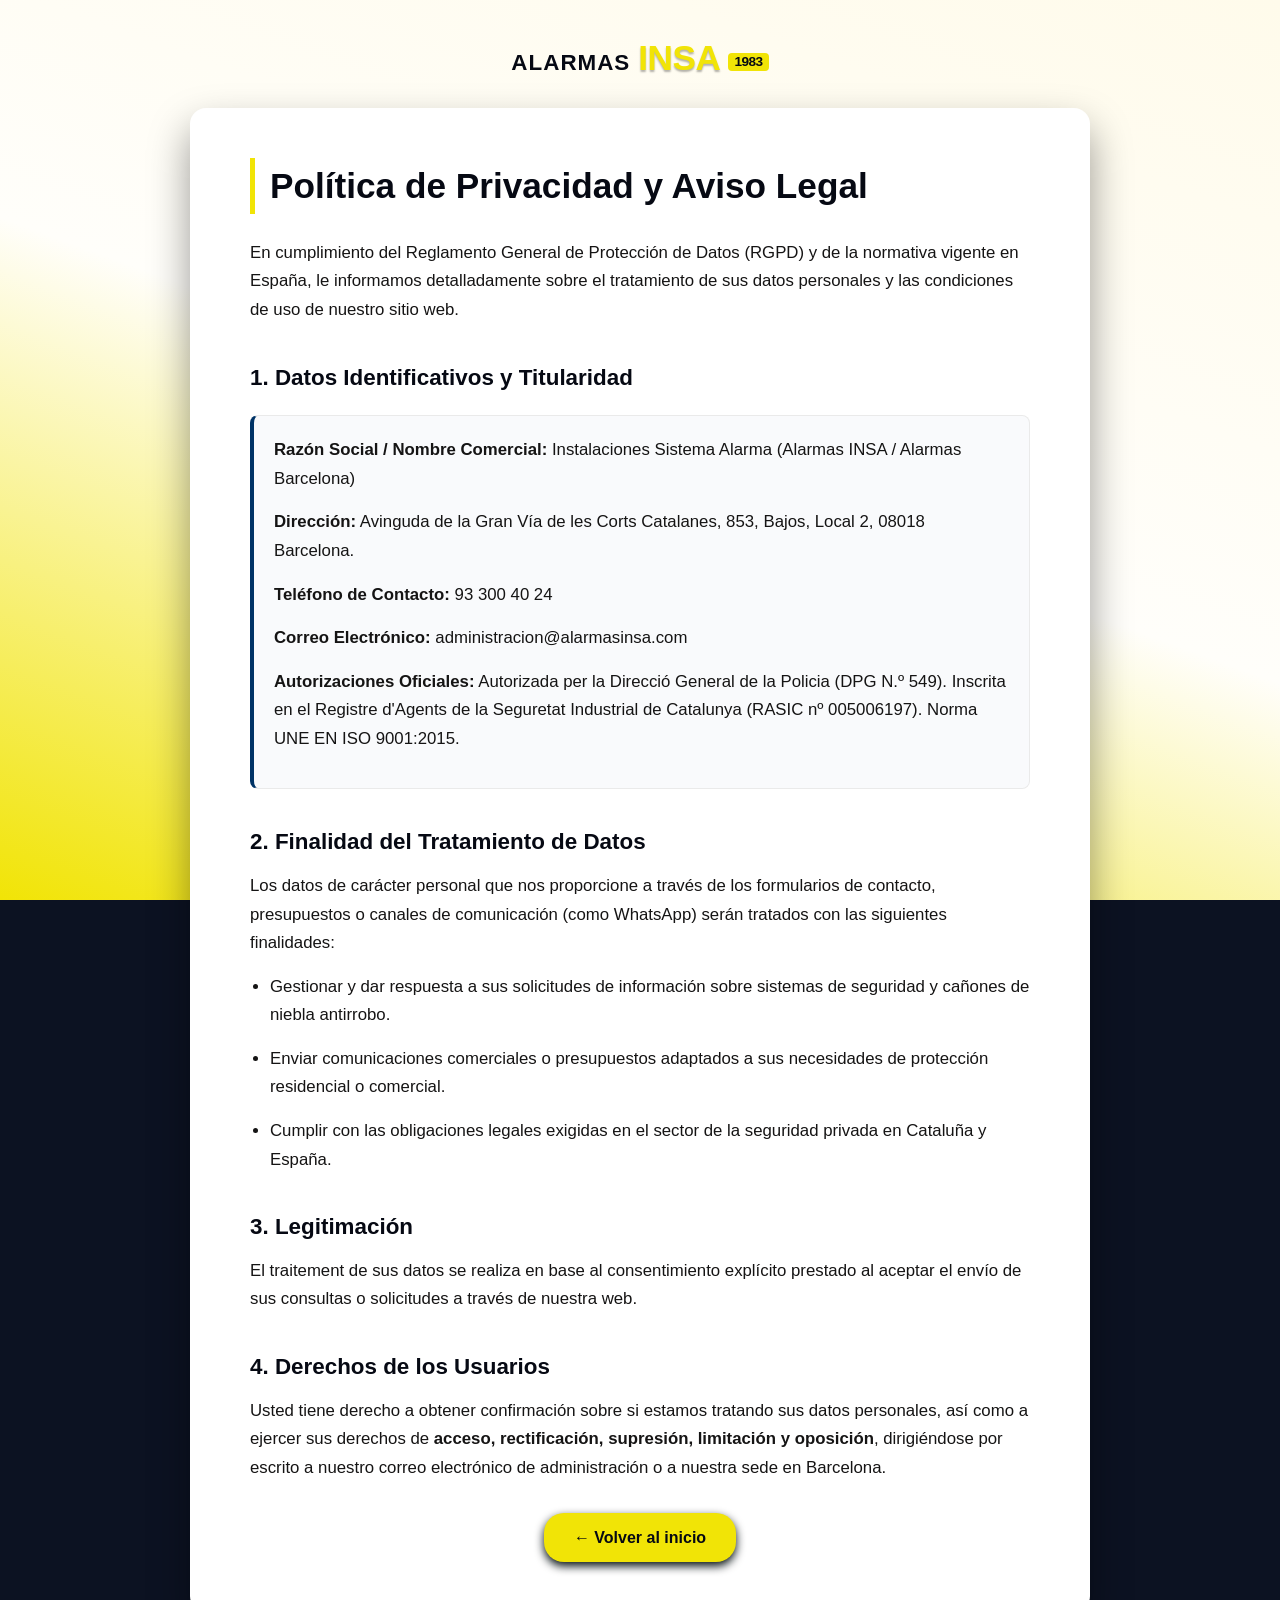
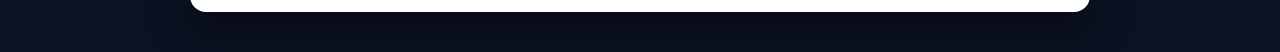
<file: privacidad.html>
<!DOCTYPE html>
<html lang="es">

<head>
    <meta charset="UTF-8">
    <meta name="viewport" content="width=device-width, initial-scale=1.0">
    <title>Política de Privacidad - Alarmas INSA Barcelona</title>
    <link rel="stylesheet" href="assets/css/styles.css">
    <style>
        body {
            background-color: #0b0f19;
            color: #fff;
            font-family: system-ui, -apple-system, sans-serif;
            margin: 0;
            padding: 40px 20px;
            display: flex;
            flex-direction: column;
            align-items: center;
            min-height: 100vh;
            box-sizing: border-box;
        }
       

        /* Container centralizado, mais largo e limpo */
        .legal-wrapper {
            width: 100%;
            max-width: 900px;
        }

        /* Cabeçalho da página com a Logo INSA */
        .legal-header {
            text-align: center;
            margin-bottom: 30px;
        }

        .logo-main-text {
            font-size: 2.2rem;
            font-weight: 900;
            letter-spacing: -0.5px;
            display: inline-flex;
            align-items: baseline;
            gap: 8px;
            line-height: 1;
            text-decoration: none;
        }

        .logo-alarmas {
            font-size: 1.4rem;
            font-weight: 800;
            text-transform: uppercase;
            letter-spacing: 1px;
            color: #060913 !important;
        }

        .logo-insa {
            color: #f1e406 !important;
            text-shadow: 0 1.5px 2px rgba(0, 0, 0, 0.3);
        }

        .logo-year {
            font-size: 0.85rem !important;
            font-weight: 800 !important;
            background: #f1e406 !important;
            color: #060913 !important;
            padding: 2px 6px !important;
            border-radius: 4px !important;
            position: relative;
            top: -4px;
        }

        /* Caixa de Conteúdo Principal */
        .legal-container {
            background: #fff;
            color: #222;
            padding: 50px 60px;
            border-radius: 16px;
            box-shadow: 0 20px 40px rgba(0, 0, 0, 0.4);
        }

        .legal-container h1 {
            color: #060913;
            font-size: 2.2rem;
            margin-bottom: 25px;
            border-left: 5px solid #f1e406;
            padding-left: 15px;
        }

        .legal-container h2 {
            color: #060913;
            font-size: 1.4rem;
            margin-top: 35px;
            margin-bottom: 12px;
        }

        .legal-container p,
        .legal-container li {
            color: #151414;
            line-height: 1.7;
            font-size: 1.05rem;
            /* Texto levemente maior e mais confortável */
            margin-bottom: 15px;
        }

        .legal-container ul {
            padding-left: 20px;
        }

        .company-data {
            background: #f9fafc;
            border: 1px solid #eaeaea;
            border-left: 4px solid #003366;
            padding: 20px;
            border-radius: 8px;
            margin: 20px 0;
        }

        .back-link-container {
            text-align: center;
            margin-top: 30px;
        }

        .back-btn {
            display: inline-block;
            background: #f1e406;
            color: #060913;
            padding: 12px 30px;
            border-radius: 8px;
            text-decoration: none;
            font-weight: bold;
            transition: background 0.3s, transform 0.2s;
            border-radius: 20px;
            box-shadow: 0 4px 10px rgba(0, 12, 14, 24);
        }

        .back-btn:hover {
            background: #d8cc05;
            transform: translateY(-2px);
        }

        @media (max-width: 768px) {
            .legal-container {
                padding: 30px 20px;
            }

            .legal-container h1 {
                font-size: 1.8rem;
            }
        }
    </style>
</head>

<body>

    <div class="legal-wrapper">
        <!-- Logo INSA no topo centralizada -->
        <header class="legal-header">
            <a href="index.html" class="logo-main-text" style="text-decoration: none;">
                <span class="logo-alarmas">Alarmas</span>
                <span class="logo-insa">INSA</span>
                <span class="logo-year">1983</span>
            </a>
        </header>

        <!-- Bloco Principal com as informações legais e dados oficiais -->
        <main class="legal-container">
            <h1>Política de Privacidad y Aviso Legal</h1>
            <p>En cumplimiento del Reglamento General de Protección de Datos (RGPD) y de la normativa vigente en España,
                le informamos detalladamente sobre el tratamiento de sus datos personales y las condiciones de uso de
                nuestro sitio web.</p>

            <h2>1. Datos Identificativos y Titularidad</h2>
            <div class="company-data">
                <p><strong>Razón Social / Nombre Comercial:</strong> Instalaciones Sistema Alarma (Alarmas INSA /
                    Alarmas Barcelona)</p>
                <p><strong>Dirección:</strong> Avinguda de la Gran Vía de les Corts Catalanes, 853, Bajos, Local 2,
                    08018 Barcelona.</p>
                <p><strong>Teléfono de Contacto:</strong> 93 300 40 24</p>
                <p><strong>Correo Electrónico:</strong> administracion@alarmasinsa.com</p>
                <p><strong>Autorizaciones Oficiales:</strong> Autorizada per la Direcció General de la Policia (DPG N.º
                    549). Inscrita en el Registre d'Agents de la Seguretat Industrial de Catalunya (RASIC nº 005006197).
                    Norma UNE EN ISO 9001:2015.</p>
            </div>

            <h2>2. Finalidad del Tratamiento de Datos</h2>
            <p>Los datos de carácter personal que nos proporcione a través de los formularios de contacto, presupuestos
                o canales de comunicación (como WhatsApp) serán tratados con las siguientes finalidades:</p>
            <ul>
                <li>Gestionar y dar respuesta a sus solicitudes de información sobre sistemas de seguridad y cañones de
                    niebla antirrobo.</li>
                <li>Enviar comunicaciones comerciales o presupuestos adaptados a sus necesidades de protección
                    residencial o comercial.</li>
                <li>Cumplir con las obligaciones legales exigidas en el sector de la seguridad privada en Cataluña y
                    España.</li>
            </ul>

            <h2>3. Legitimación</h2>
            <p>El traitement de sus datos se realiza en base al consentimiento explícito prestado al aceptar el envío de
                sus consultas o solicitudes a través de nuestra web.</p>

            <h2>4. Derechos de los Usuarios</h2>
            <p>Usted tiene derecho a obtener confirmación sobre si estamos tratando sus datos personales, así como a
                ejercer sus derechos de <strong>acceso, rectificación, supresión, limitación y oposición</strong>,
                dirigiéndose por escrito a nuestro correo electrónico de administración o a nuestra sede en Barcelona.
            </p>

            <div class="back-link-container">
                <a href="index.html" class="back-btn">← Volver al inicio</a>
            </div>
        </main>
    </div>

</body>

</html>
</file>
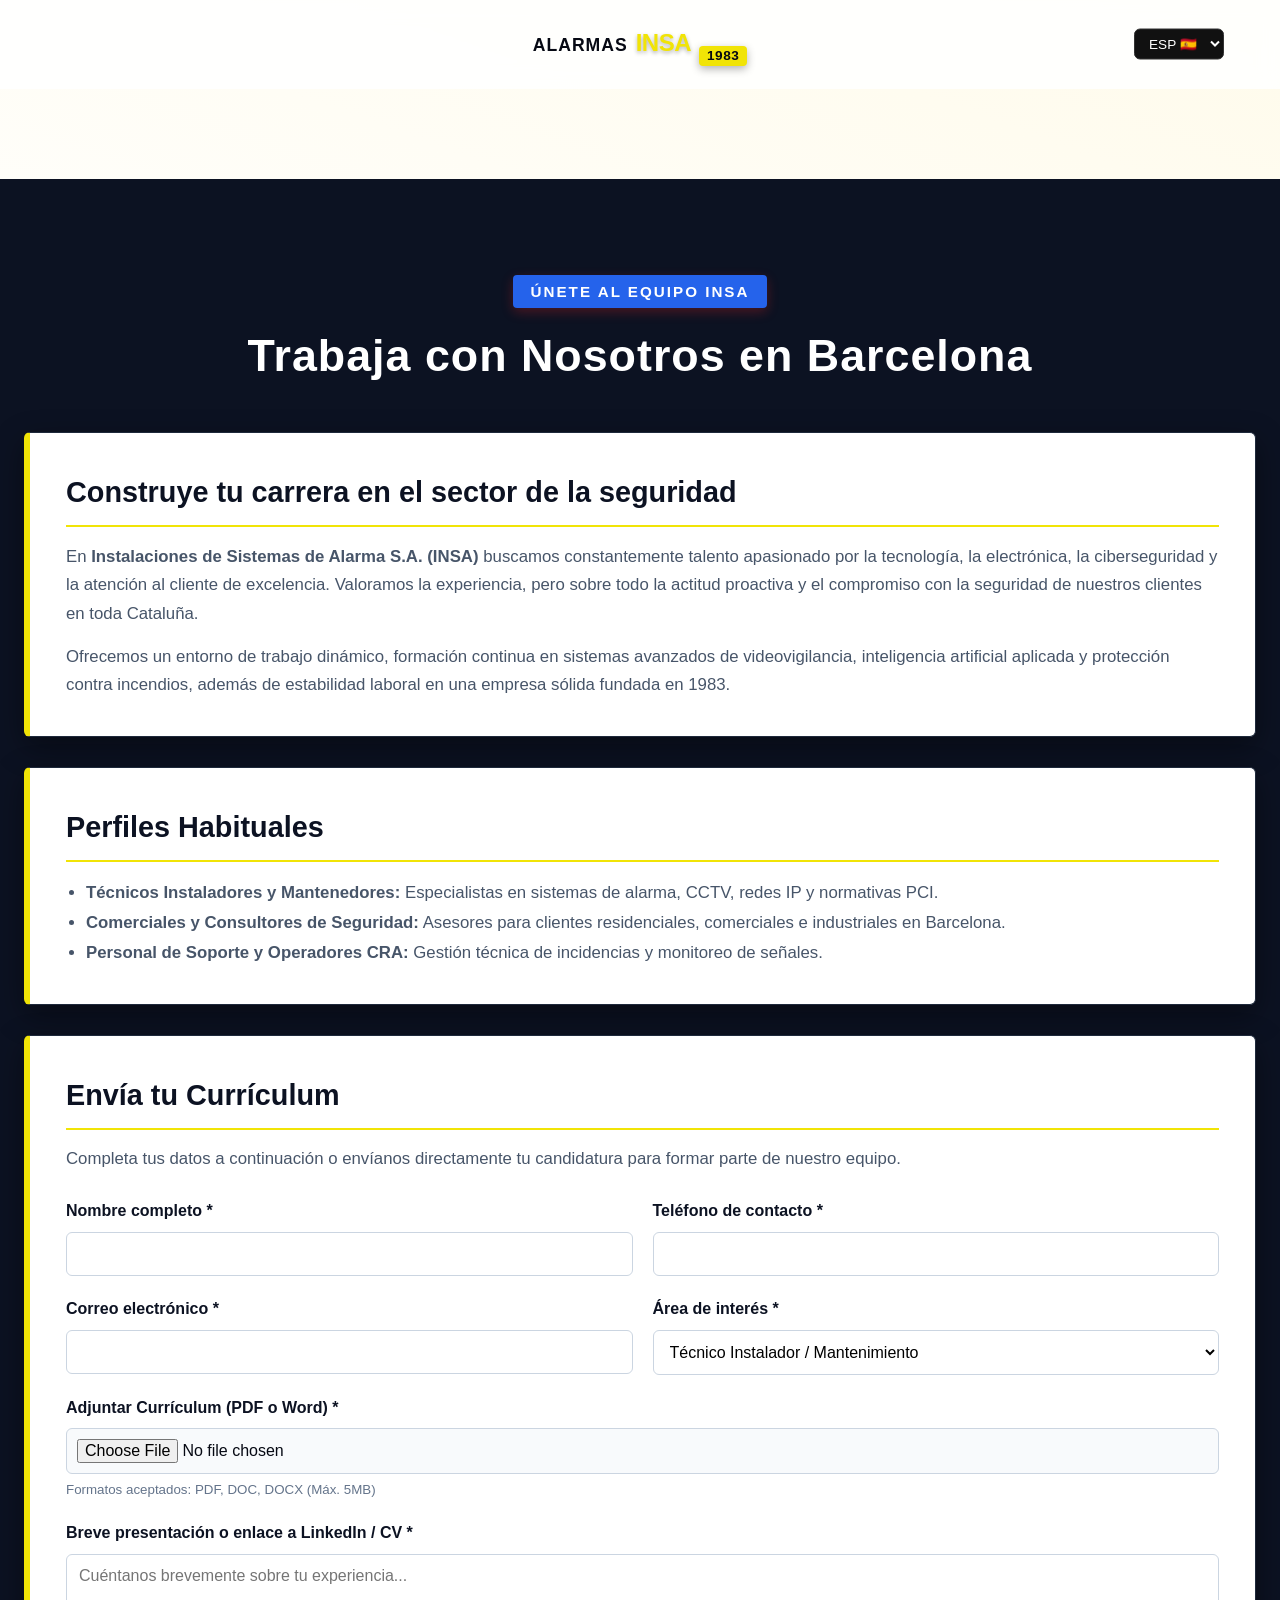
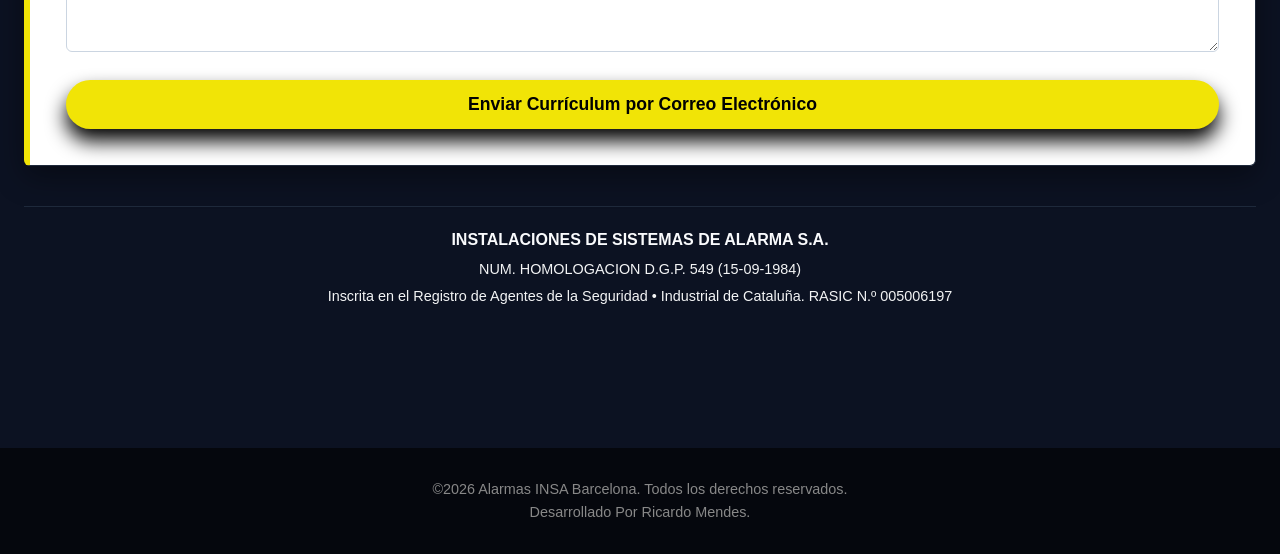
<file: trabaja.html>
<!DOCTYPE html>
<html lang="es">

<head>
    <meta charset="UTF-8">
    <meta name="viewport" content="width=device-width, initial-scale=1.0">
    <title>Trabaja con Nosotros - Alarmas INSA 1983</title>
    <link rel="stylesheet" href="assets/css/styles.css">
    <link href="https://fonts.googleapis.com/css2?family=Montserrat:wght@400;600;700;800;900&display=swap"
        rel="stylesheet">
</head>

<body style="background-color: #0C1222 !important; margin: 0; font-family: 'Montserrat', sans-serif;">

    
    <header class="navbar">
        <div class="navbar-content"
            style="display: flex; justify-content: space-between; align-items: center; max-width: 1200px; margin: 0 auto; padding: 15px 20px;">
            <div class="logo">
                <a href="index.html" style="text-decoration: none;">
                    <h2
                        style="font-size: 2rem; font-weight: 900; letter-spacing: -0.5px; display: inline-flex; align-items: baseline; gap: 8px; line-height: 1; margin: 0;">
                        <span class="logo-alarmas"
                            style="font-size: 1.1rem; font-weight: 800; text-transform: uppercase; letter-spacing: 1px; color: #fff;">Alarmas</span>
                        <span style="color: #f1e406; text-shadow: 0 2px 4px rgba(0,0,0,0.3);">INSA</span>
                        <span
                            style="font-size: 0.85rem; font-weight: 800; background: #f1e406; color: #060913; padding: 3px 8px; border-radius: 4px; letter-spacing: 0.5px; position: relative; top: 4px; box-shadow: 0 3px 8px rgba(0,0,0,0.3);">1983</span>
                    </h2>
                </a>
            </div>
            <nav class="nav-menu" style="display: flex; gap: 20px; align-items: center;">
                <a href="index.html" style="color: #ccc; text-decoration: none;" data-i18n="nav_solutions">Solutions</a>
                <div class="dropdown">
                    <a class="dropdown-toggle" style="color: #ccc; text-decoration: none;"
                        data-i18n="nav_services">Servicios</a>
                    <ul class="dropdown-menu">
                        <li><a href="servicios/alarmas.html" data-i18n="sub_alarmas">Alarmas</a></li>
                        <li><a href="servicios/videovigilancia.html" data-i18n="sub_videovigilancia">Cámara Video
                                Vigilancia</a></li>
                        <li><a href="servicios/videoanalisis.html" data-i18n="sub_videoanalisis">Video Análisis
                                Inteligente</a></li>
                        <li><a href="servicios/nieblaoptica.html" data-i18n="sub_niebla">Niebla Óptica Antirrobo</a>
                        </li>
                        <li><a href="servicios/controlaccesos.html" data-i18n="sub_controlaccesos">Control de Accesos
                                Avanzado</a></li>
                        <li><a href="servicios/controlincendio.html" data-i18n="sub_incendios">Detección de
                                Incendios</a></li>
                        <li><a href="servicios/monitoreoremoto.html" data-i18n="sub_monitoreo">Monitoreo Remoto 24/7</a>
                        </li>
                    </ul>
                </div>
                <a href="index.html#simulator" style="color: #ccc; text-decoration: none;"
                    data-i18n="nav_simulator">Simulator</a>
                <div class="dropdown">
                    <a class="dropdown-toggle" style="color: #f1e406; text-decoration: none;"
                        data-i18n="nav_company">Empresa</a>
                    <ul class="dropdown-menu">
                        <li><a href="nosotros.html" data-i18n="sub_about">Sobre Nosotros</a></li>
                        <li><a href="trabaja.html" data-i18n="nav_trabaja">Trabaja con nosotros</a></li>
                    </ul>
                </div>
                <a href="index.html#blog" style="color: #ccc; text-decoration: none;" data-i18n="nav_blog">Blog/FAQ</a>
            </nav>
            <div class="nav-actions" style="display: flex; gap: 12px; align-items: center;">
                <a href="tel:+34933004024" class="btn btn-sm btn-call" data-i18n="btn_call">Call Now</a>
                <a href="https://wa.me/34933004024" target="_blank" class="btn btn-sm btn-whatsapp-header"
                    data-i18n="btn_whatsapp">Whatsapp</a>
                <a href="index.html#simulator" class="btn btn-sm btn-primary" data-i18n="btn_quote">Request Quote</a>

                <select id="langSelect" class="lang-selector"
                    style="background: #111; color: #fff; border: 1px solid #333; padding: 5px 8px; border-radius: 6px; cursor: pointer;">
                    <option value="ca">CAT 🇪🇸</option>
                    <option value="es" selected>ESP 🇪🇸</option>
                    <option value="en">EN 🇬🇧</option>
                </select>
            </div>
        </div>
    </header>

    
    <main class="institutional-page" style="padding: 60px 0;">
        <div class="container" style="max-width: 950px; margin: 0 auto; padding: 0 20px;">

            
            <div class="page-header-title" style="text-align: center; margin: 40px 0;">
                <span class="badge-desde"
                    style="background-color: #2563eb; color: #fff; padding: 8px 18px; font-size: 0.95rem; font-weight: 800; border-radius: 4px; letter-spacing: 2px; text-transform: uppercase;"
                    data-i18n="job_badge">Únete al equipo INSA</span>
                <h1 style="font-size: 2.8rem; margin-top: 16px; color: #ffffff; font-weight: 900; letter-spacing: 1px;"
                    data-i18n="job_main_title">Trabaja con Nosotros en Barcelona</h1>
            </div>

            
            <div class="insa-section"
                style="background: #ffffff; border: 1px solid #1e293b; border-left: 6px solid #f1e406; padding: 36px; margin-bottom: 30px; border-radius: 6px; box-shadow: 0 10px 30px rgba(0,0,0,0.4);">
                <h2 style="color: #0C1222; font-size: 1.8rem; font-weight: 900; margin-bottom: 16px; border-bottom: 2px solid #f1e406; padding-bottom: 10px;"
                    data-i18n="job_block1_title">Construye tu carrera en el sector de la seguridad</h2>
                <p style="color: #475569; font-size: 1.05rem; line-height: 1.7; margin-bottom: 14px;"
                    data-i18n="job_block1_p1">
                    En <strong>Instalaciones de Sistemas de Alarma S.A. (INSA)</strong> buscamos constantemente talento
                    apasionado por la tecnología, la electrónica, la ciberseguridad y la atención al cliente de
                    excelencia. Valoramos la experiencia, pero sobre todo la actitud proactiva y el compromiso con la
                    seguridad de nuestros clientes en toda Cataluña.
                </p>
                <p style="color: #475569; font-size: 1.05rem; line-height: 1.7; margin-bottom: 0;"
                    data-i18n="job_block1_p2">
                    Ofrecemos un entorno de trabajo dinámico, formación continua en sistemas avanzados de
                    videovigilancia, inteligencia artificial aplicada y protección contra incendios, además de
                    estabilidad laboral en una empresa sólida fundada en 1983.
                </p>
            </div>

            
            <div class="insa-section"
                style="background: #ffffff; border: 1px solid #1e293b; border-left: 6px solid #f1e406; padding: 36px; margin-bottom: 30px; border-radius: 6px; box-shadow: 0 10px 30px rgba(0,0,0,0.4);">
                <h2 style="color: #0C1222; font-size: 1.8rem; font-weight: 900; margin-bottom: 16px; border-bottom: 2px solid #f1e406; padding-bottom: 10px;"
                    data-i18n="job_block2_title">Perfiles Habituales</h2>
                <ul style="color: #475569; font-size: 1.05rem; line-height: 1.8; margin: 0; padding-left: 20px;">
                    <li data-i18n="job_profile_1"><strong>Técnicos Instaladores y Mantenedores:</strong> Especialistas
                        en sistemas de alarma, CCTV, redes IP y normativas PCI.</li>
                    <li data-i18n="job_profile_2"><strong>Comerciales y Consultores de Seguridad:</strong> Asesores para
                        clientes residenciales, comerciales e industriales en Barcelona.</li>
                    <li data-i18n="job_profile_3"><strong>Personal de Soporte y Operadores CRA:</strong> Gestión técnica
                        de incidencias y monitoreo de señales.</li>
                </ul>
            </div>

            
            <div class="insa-section"
                style="background: #ffffff; border: 1px solid #1e293b; border-left: 6px solid #f1e406; padding: 36px; margin-bottom: 30px; border-radius: 6px; box-shadow: 0 10px 30px rgba(0,0,0,0.4);">
                <h2 style="color: #0C1222; font-size: 1.8rem; font-weight: 900; margin-bottom: 16px; border-bottom: 2px solid #f1e406; padding-bottom: 10px;"
                    data-i18n="job_form_title">Envía tu Currículum</h2>
                <p style="color: #475569; font-size: 1.05rem; line-height: 1.6; margin-bottom: 25px;"
                    data-i18n="job_form_subtitle">
                    Completa tus datos, adjunta tu currículum y envíalo directamente a nuestro departamento de
                    recursos humanos.
                </p>

                
                <form id="cvForm" action="enviar.php" method="POST" enctype="multipart/form-data"
                    style="display: grid; gap: 20px;">

                    <div style="display: grid; grid-template-columns: repeat(auto-fit, minmax(250px, 1fr)); gap: 20px;">
                        <div>
                            <label style="display: block; font-weight: 700; color: #0C1222; margin-bottom: 8px;"
                                data-i18n="form_name">Nombre completo *</label>
                            <input type="text" id="nombre" name="nombre" required
                                style="width: 100%; padding: 12px; border: 1px solid #cbd5e1; border-radius: 6px; font-size: 1rem; box-sizing: border-box;">
                        </div>
                        <div>
                            <label style="display: block; font-weight: 700; color: #0C1222; margin-bottom: 8px;"
                                data-i18n="form_phone">Teléfono de contacto *</label>
                            <input type="tel" id="telefono" name="telefono" required
                                style="width: 100%; padding: 12px; border: 1px solid #cbd5e1; border-radius: 6px; font-size: 1rem; box-sizing: border-box;">
                        </div>
                    </div>

                    <div style="display: grid; grid-template-columns: repeat(auto-fit, minmax(250px, 1fr)); gap: 20px;">
                        <div>
                            <label style="display: block; font-weight: 700; color: #0C1222; margin-bottom: 8px;"
                                data-i18n="form_email">Correo electrónico *</label>
                            <input type="email" id="email" name="email" required
                                style="width: 100%; padding: 12px; border: 1px solid #cbd5e1; border-radius: 6px; font-size: 1rem; box-sizing: border-box;">
                        </div>
                        <div>
                            <label style="display: block; font-weight: 700; color: #0C1222; margin-bottom: 8px;"
                                data-i18n="form_area">Área de interés *</label>
                            <select id="area" name="area"
                                style="width: 100%; padding: 12px; border: 1px solid #cbd5e1; border-radius: 6px; font-size: 1rem; background: #fff; box-sizing: border-box;">
                                <option value="Tecnico Instalador" data-i18n="opt_tech">Técnico Instalador /
                                    Mantenimiento</option>
                                <option value="Comercial" data-i18n="opt_sales">Comercial / Ventas</option>
                                <option value="Administracion" data-i18n="opt_admin">Administración / Soporte</option>
                                <option value="Otro" data-i18n="opt_other">Otro / Prácticas</option>
                            </select>
                        </div>
                    </div>

                    <div>
                        <label style="display: block; font-weight: 700; color: #0C1222; margin-bottom: 8px;"
                            data-i18n="form_cv_file">Adjuntar Currículum (PDF o Word) *</label>
                        <input type="file" id="cvFile" name="cvFile" accept=".pdf,.doc,.docx" required
                            style="width: 100%; padding: 10px; border: 1px solid #cbd5e1; border-radius: 6px; font-size: 1rem; background: #f8fafc; box-sizing: border-box; cursor: pointer;">
                        <small style="color: #64748b; display: block; margin-top: 5px;"
                            data-i18n="form_cv_hint">Formatos aceptados: PDF, DOC, DOCX (Máx. 5MB)</small>
                    </div>

                    <div>
                        <label style="display: block; font-weight: 700; color: #0C1222; margin-bottom: 8px;"
                            data-i18n="form_msg">Breve presentación o comentarios *</label>
                        <textarea id="mensaje" name="mensaje" rows="4" required
                            placeholder="Cuéntanos brevemente sobre tu experiencia..."
                            style="width: 100%; padding: 12px; border: 1px solid #cbd5e1; border-radius: 6px; font-size: 1rem; box-sizing: border-box;"></textarea>
                    </div>

                    
                    <input type="hidden" name="lang" id="formLang" value="es">

                    <button type="submit"
                        style="background-color: #f1e406; color: #020202; border: none; padding: 14px 25px; font-size: 1.1rem; font-weight: bold; cursor: pointer; transition: background 0.3s;border-radius: 50px; box-shadow:0 12px 20px #020202;"
                        data-i18n="btn_send_email">
                        Enviar Currículum por Correo Electrónico
                    </button>
                </form>
            </div>

            
            <div
                style="text-align: center; color: #f3f4f5; padding: 20px 0; font-size: 0.9rem; border-top: 1px solid #1e293b; margin-top: 40px;">
                <p style="font-weight: 800; color: #f9fafc; margin-bottom: 6px; font-size: 1rem;">INSTALACIONES DE
                    SISTEMAS DE ALARMA S.A.</p>
                <p style="margin-bottom: 4px;">NUM. HOMOLOGACION D.G.P. 549 (15-09-1984)</p>
                <p style="margin-bottom: 0;">Inscrita en el Registro de Agentes de la Seguridad • Industrial de
                    Cataluña. RASIC N.º 005006197</p>
            </div>

        </div>
    </main>

    
    <footer
        style="background: #05070d; color: #888; text-align: center; padding: 30px 0; margin-top: 60px; font-size: 0.9rem;">
        <div class="container">
            <p>&copy;2026 Alarmas INSA Barcelona. Todos los derechos reservados.</p>
            <p>Desarrollado Por Ricardo Mendes.</p>
        </div>
    </footer>

    
    <script>
        async function loadTrabajaLanguage() {
            const savedLang = localStorage.getItem('preferred_lang') || 'es';

            const selectElem = document.getElementById('langSelect');
            if (selectElem) {
                selectElem.value = savedLang;
            }

            
            const formLangInput = document.getElementById('formLang');
            if (formLangInput) {
                formLangInput.value = savedLang;
            }

            try {
                let response = await fetch(`assets/locales/${savedLang}.json`);
                if (!response.ok) throw new Error(`Não foi possível carregar o arquivo assets/locales/${savedLang}.json`);
                let translations = await response.json();

                function getNestedTranslation(obj, path) {
                    return path.split('.').reduce((prev, curr) => (prev ? prev[curr] : null), obj);
                }

                document.querySelectorAll('[data-i18n]').forEach(element => {
                    const key = element.getAttribute('data-i18n');
                    let translation = getNestedTranslation(translations, key);
                    if (!translation && translations[key]) {
                        translation = translations[key];
                    }
                    if (translation) {
                        element.innerHTML = translation;
                    }
                });

                document.documentElement.setAttribute('lang', savedLang);

            } catch (error) {
                console.error("Erro ao carregar tradução na página trabaja:", error);
            }
        }

        
        window.addEventListener('DOMContentLoaded', loadTrabajaLanguage);

        
        document.getElementById('langSelect')?.addEventListener('change', function () {
            localStorage.setItem('preferred_lang', this.value);
            loadTrabajaLanguage();
        });

       
        window.addEventListener('scroll', function () {
            const navbar = document.querySelector('.navbar');
            if (window.scrollY > 50) {
                navbar.classList.add('scrolled');
            } else {
                navbar.classList.remove('scrolled');
            }
        });
    </script>
</body>

</html>
</file>
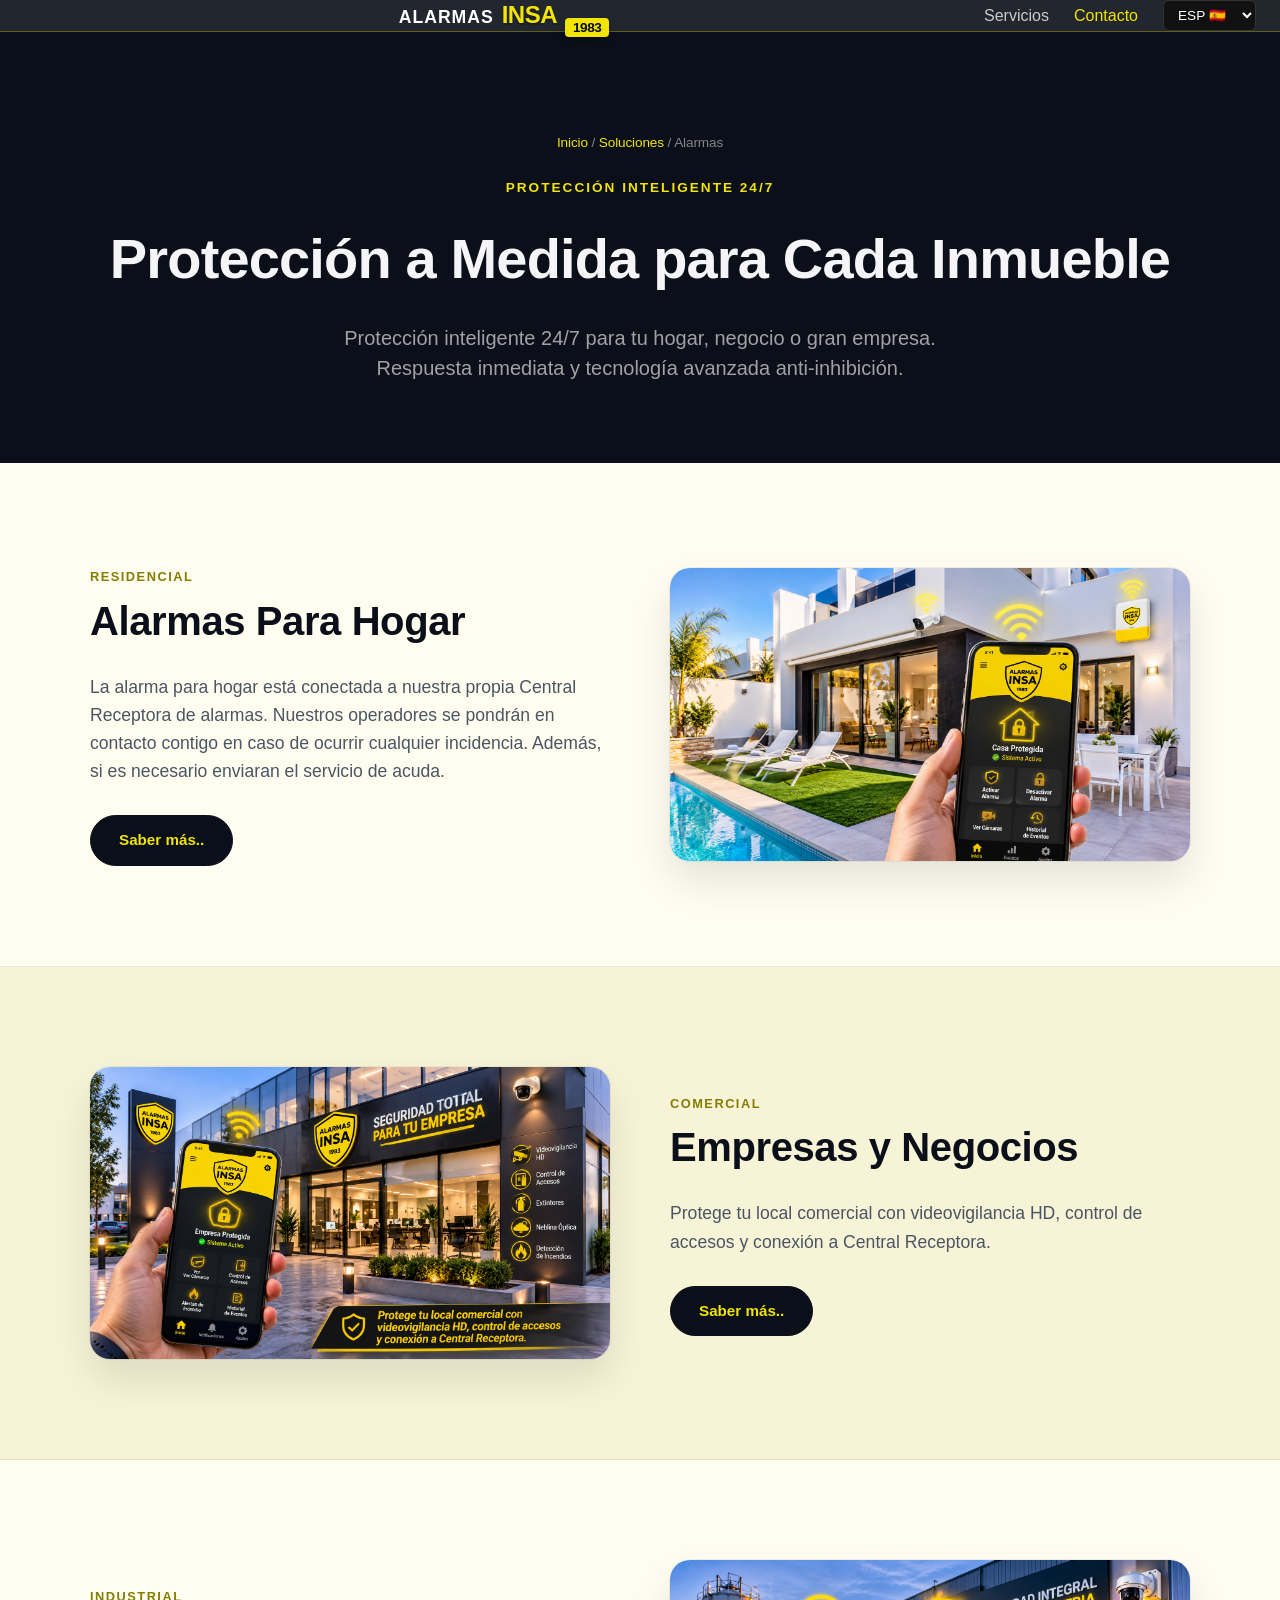
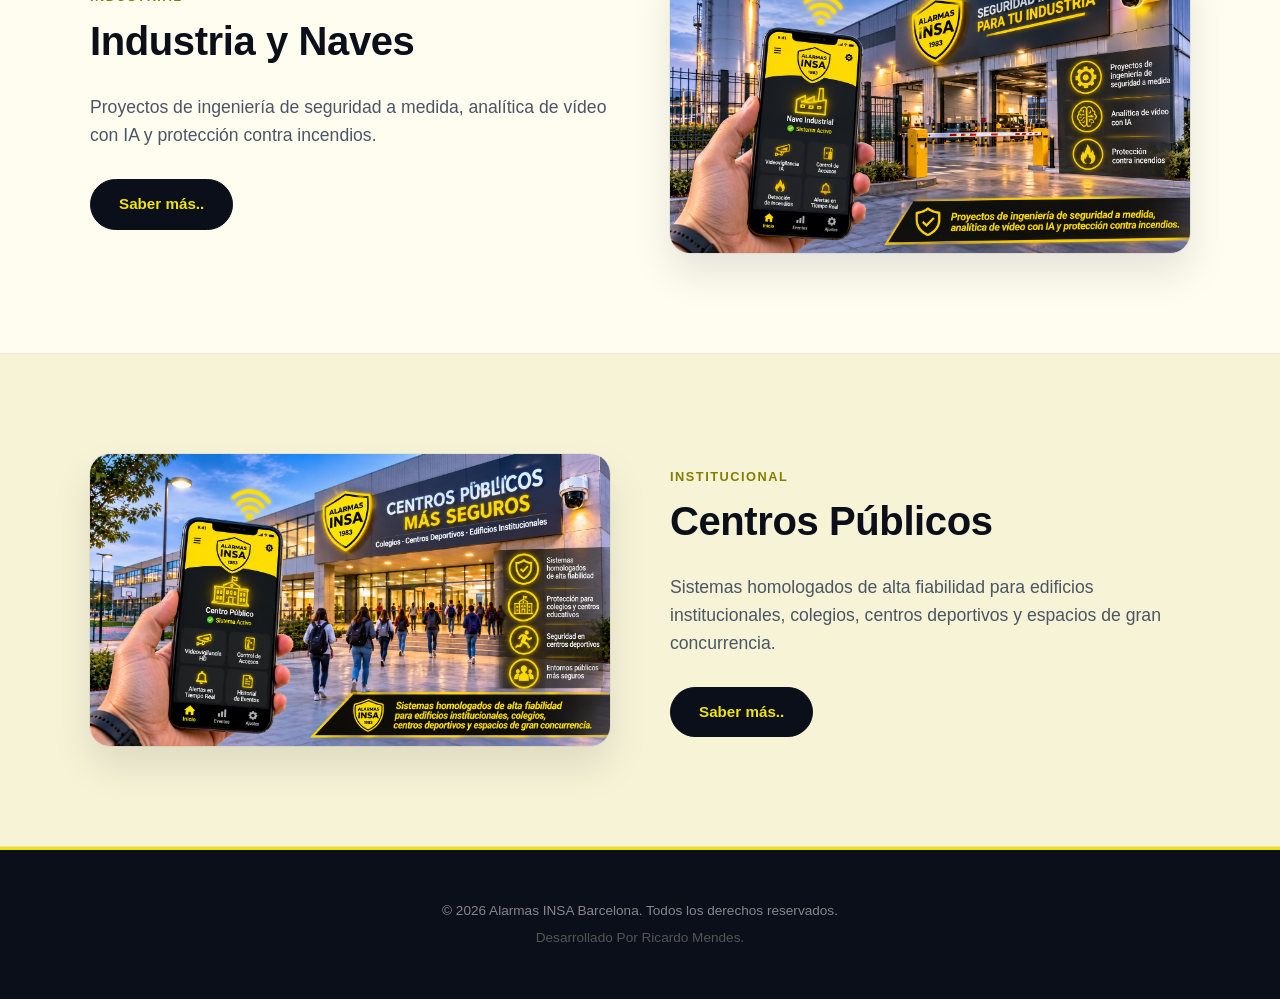
<file: servicios/alarmas.html>
<!DOCTYPE html>
<html lang="es">

<head>
    <meta charset="UTF-8">
    <meta name="viewport" content="width=device-width, initial-scale=1.0, maximum-scale=5.0">
    <title>Sistemas de Alarma - INSA Seguridad Barcelona</title>
    <meta name="description"
        content="Instalación de alarmas para casas y negocios en Barcelona. Protección avanzada y cámaras de seguridad. Solicite información sin compromiso.">
    <meta name="keywords"
        content="instalacion de alarmas barcelona, alarmas para casas, alarmas para negocios, camaras de seguridad">

    <link rel="stylesheet" href="../assets/css/styles.css">
    
    <style>
        /* Estilo Apple com Fundo Amarelo Claro Imersivo */
        body {
            background-color: #FFFDF0; /* Amarelo claríssimo / creme de fundo */
            color: #1d1d1f;
            font-family: -apple-system, BlinkMacSystemFont, "SF Pro Display", "SF Pro Text", "Segoe UI", Roboto, sans-serif;
            margin: 0;
            padding: 0;
            -webkit-font-smoothing: antialiased;
            overflow-x: hidden;
        }

        /* Header Translúcido Estilo Apple (Com fundo escuro elegante para contraste) */
        .site-header {
            background: rgba(11, 15, 25, 0.9);
            backdrop-filter: blur(20px);
            -webkit-backdrop-filter: blur(20px);
            position: sticky;
            top: 0;
            z-index: 1000;
            border-bottom: 1px solid rgba(241, 228, 6, 0.3);
        }

        /* Hero / Topo Estilo Apresentação de Produto Apple */
        .page-header-container {
            text-align: center;
            padding: 100px 20px 80px 20px;
            background-color: #0b0f19; /* Mantém o topo escuro corporativo imponente */
            color: #fff;
        }

        .breadcrumb {
            font-size: 0.85rem;
            color: #86868b;
            margin-bottom: 20px;
            letter-spacing: -0.01em;
        }

        .breadcrumb a {
            color: #f1e406;
            text-decoration: none;
        }

        .breadcrumb span {
            color: #86868b;
        }

        .badge-category {
            display: inline-block;
            color: #f1e406;
            font-size: 0.85rem;
            font-weight: 600;
            margin-bottom: 15px;
            text-transform: uppercase;
            letter-spacing: 2px;
        }

        .page-title {
            font-size: 3.5rem;
            font-weight: 700;
            color: #f5f5f7;
            margin: 0 0 20px 0;
            letter-spacing: -0.015em;
        }

        .page-title span {
            color: #f1e406;
        }

        .page-subtitle {
            font-size: 1.25rem;
            font-weight: 400;
            color: #a1a1a6;
            max-width: 680px;
            margin: 0 auto;
            line-height: 1.5;
        }

        /* Seções Estilo Faixas Horizontais (Amarelo Claro e Alternado Sutil) */
        .apple-section {
            padding: 100px 20px;
            border-bottom: 1px solid rgba(0, 0, 0, 0.08);
            display: flex;
            align-items: center;
            justify-content: center;
        }

        .apple-section:nth-child(odd) {
            background-color: #FFFDF0; /* Amarelo claro principal */
        }

        .apple-section:nth-child(even) {
            background-color: #F7F3D7; /* Tom de amarelo claro um pouco mais fechado para contraste suave */
        }

        .apple-section-content {
            max-width: 1100px;
            width: 100%;
            display: grid;
            grid-template-columns: 1fr 1fr;
            gap: 60px;
            align-items: center;
        }

        /* Inverte a ordem em seções alternadas */
        .apple-section.reverse .apple-section-content {
            direction: rtl;
        }

        .apple-section.reverse .apple-section-text {
            direction: ltr;
        }

        .apple-section-text h3 {
            font-size: 2.5rem;
            font-weight: 600;
            color: #0b0f19; /* Títulos escuros marcantes */
            margin: 0 0 20px 0;
            letter-spacing: -0.01em;
        }

        .apple-section-text p {
            font-size: 1.1rem;
            color: #4b5563; /* Texto cinza escuro corporativo para excelente leitura */
            line-height: 1.6;
            margin: 0 0 30px 0;
        }

        /* Imagens Imersivas Sem Caixas (Sombra elegante no claro) */
        .apple-image-wrapper {
            width: 100%;
            border-radius: 20px;
            overflow: hidden;
            box-shadow: 0 20px 40px rgba(0, 0, 0, 0.1), 0 0 0 1px rgba(0, 0, 0, 0.05);
            background: #fff;
        }

        .apple-image-wrapper img {
            width: 100%;
            height: auto;
            max-height: 380px;
            object-fit: cover;
            display: block;
            transition: transform 0.6s cubic-bezier(0.16, 1, 0.3, 1);
        }

        .apple-image-wrapper:hover img {
            transform: scale(1.03);
        }

        /* Botão Minimalista Estilo Apple (Preto com destaque amarelo para contraste no fundo claro) */
        .apple-btn {
            display: inline-flex;
            align-items: center;
            justify-content: center;
            background-color: #0b0f19;
            color: #f1e406;
            padding: 12px 28px;
            border-radius: 980px;
            font-weight: 600;
            font-size: 0.95rem;
            text-decoration: none;
            transition: background 0.3s, transform 0.2s;
            border: 1px solid #0b0f19;
        }

        .apple-btn:hover {
            background-color: #f1e406;
            color: #0b0f19;
            transform: scale(1.02);
        }

        /* Responsividade para Celulares */
        @media (max-width: 768px) {
            .apple-section-content {
                grid-template-columns: 1fr;
                gap: 30px;
            }
            .apple-section.reverse .apple-section-content {
                direction: ltr;
            }
            .page-title {
                font-size: 2.5rem;
            }
            .apple-section-text h3 {
                font-size: 2rem;
            }
        }
    </style>
</head>

<body class="pagina-alarmas">

    <header class="site-header">
        <div class="container header-content"
            style="display: flex; justify-content: space-between; align-items: center; padding: 15px 20px; max-width: 1200px; margin: 0 auto;">
            <a href="../index.html" class="logo" style="text-decoration: none;">
                <h2
                    style="font-size: 1.8rem; font-weight: 900; letter-spacing: -0.5px; display: inline-flex; align-items: baseline; gap: 8px; line-height: 1; margin: 0;">
                    <span class="logo-alarmas"
                        style="font-size: 1.1rem; font-weight: 800; text-transform: uppercase; letter-spacing: 1px; color: #ffffff !important;">Alarmas</span>
                    <span style="color: #f1e406; text-shadow: 0 1.5px 2px rgba(0,0,0,0.3);">INSA</span>
                    <span
                        style="font-size: 0.85rem; font-weight: 800; background: #f1e406; color: #060913; padding: 3px 8px; border-radius: 4px; position: relative; top: 4px; box-shadow: 0 3px 8px rgba(0,0,0,0.3)">1983</span>
                </h2>
            </a>

            <nav style="display: flex; gap: 25px; align-items: center;">
                <a href="../index.html#servicios" style="color: #ccc; text-decoration: none; font-weight: 500;"
                    data-i18n="nav_services">Servicios</a>
                <a href="../index.html#contacto" style="color: #f1e406; text-decoration: none; font-weight: 500;"
                    data-i18n="nav_contact">Contacto</a>

                <select id="langSelect" class="lang-selector"
                    style="background: #111; color: #fff; border: 1px solid #333; padding: 6px 10px; border-radius: 6px; cursor: pointer;">
                    <option value="ca">CAT 🇪🇸</option>
                    <option value="es" selected>ESP 🇪🇸</option>
                    <option value="en">ENG 🇬🇧</option>
                </select>
            </nav>
        </div>
    </header>

    <div class="page-header-container">
        <div class="breadcrumb">
            <a href="../index.html" data-i18n="breadcrumb_home">Inicio</a> / 
            <a href="../index.html#soluciones" data-i18n="breadcrumb_services">Soluciones</a> / 
            <span data-i18n="breadcrumb_alarma_hogar">Sistemas de Alarma</span>
        </div>
        <div class="badge-category" data-i18n="badge_protection_247">Protección Inteligente 24/7</div>
        <h1 class="page-title" data-i18n="title_solutions">Protección a Medida. <br><span>Seguridad absoluta.</span></h1>
        <p class="page-subtitle" data-i18n="hero_desc">
            Sistemas de alarma avanzados conectados a central receptora para hogares, negocios e industrias en Barcelona.
        </p>
    </div>

    <!-- SEÇÃO 1: HOGAR (Normal) -->
    <section class="apple-section">
        <div class="apple-section-content">
            <div class="apple-section-text">
                <span style="color: #857d02; font-size: 0.8rem; font-weight: 700; text-transform: uppercase; letter-spacing: 1.5px;">Residencial</span>
                <h3 data-i18n="alarmas_hogar">Alarmas Para Hogar</h3>
                <p data-i18n="alarmas_hogar_descricao">
                    La alarma para hogar está conectada a nuestra propia Central Receptora. Operadores se pondrán en contacto ante cualquier incidencia y enviarán el servicio de acuda si es necesario.
                </p>
                <a href="https://wa.me/34933004024?text=Hola,%20estoy%20interesado%20en%20una%20alarma%20para%20hogar" target="_blank" class="apple-btn">
                    <span data-i18n="btn_saibamas">Saíba más..</span>
                </a>
            </div>
            <div class="apple-image-wrapper">
                <img src="../assets/img/CASA.jpg" alt="Alarmas Para Hogar">
            </div>
        </div>
    </section>

    <!-- SEÇÃO 2: EMPRESAS (Invertida) -->
    <section class="apple-section reverse">
        <div class="apple-section-content">
            <div class="apple-section-text">
                <span style="color: #857d02; font-size: 0.8rem; font-weight: 700; text-transform: uppercase; letter-spacing: 1.5px;">Comercial</span>
                <h3 data-i18n="alarmas_hogar_empresa">Empresas y Negocios</h3>
                <p data-i18n="alarmas_hogar_empresa.descricao">
                    Protege tu local comercial con videovigilancia HD, control de accesos inteligente y conexión directa a Central Receptora 24 horas.
                </p>
                <a href="https://wa.me/34933004024?text=Hola,%20necesito%20información%20para%20mi%20negocio" target="_blank" class="apple-btn">
                    <span data-i18n="btn_saibamas">Saíba más..</span>
                </a>
            </div>
            <div class="apple-image-wrapper">
                <img src="../assets/img/Sua_Empresa.png" alt="Empresas y Negocios">
            </div>
        </div>
    </section>

    <!-- SEÇÃO 3: INDUSTRIA (Normal) -->
    <section class="apple-section">
        <div class="apple-section-content">
            <div class="apple-section-text">
                <span style="color: #857d02; font-size: 0.8rem; font-weight: 700; text-transform: uppercase; letter-spacing: 1.5px;">Industrial</span>
                <h3 data-i18n="alarmas_hogar_indust">Industria y Naves</h3>
                <p data-i18n="alarmas_hogar_indust.descricao">
                    Proyectos de ingeniería de seguridad a medida, analítica de vídeo con IA y protección perimetral avanzada para grandes superficies.
                </p>
                <a href="https://wa.me/34933004024?text=Hola,%20busco%20sistemas%20para%20industria" target="_blank" class="apple-btn">
                    <span data-i18n="btn_saibamas">Saíba más..</span>
                </a>
            </div>
            <div class="apple-image-wrapper">
                <img src="../assets/img/Industrial_INSA.png" alt="Industria y Naves">
            </div>
        </div>
    </section>

    <!-- SEÇÃO 4: CENTROS PÚBLICOS (Invertida) -->
    <section class="apple-section reverse">
        <div class="apple-section-content">
            <div class="apple-section-text">
                <span style="color: #857d02; font-size: 0.8rem; font-weight: 700; text-transform: uppercase; letter-spacing: 1.5px;">Institucional</span>
                <h3 data-i18n="alarmas_hogar_centro">Centros Públicos</h3>
                <p data-i18n="alarmas_hogar_centro.descricao">
                    Sistemas homologados de alta fiabilidad para edificios institucionales, colegios, centros deportivos y espacios de gran concurrencia.
                </p>
                <a href="https://wa.me/34933004024?text=Hola,%20busco%20sistemas%20para%20centros%20publicos" target="_blank" class="apple-btn">
                    <span data-i18n="btn_saibamas">Saíba más..</span>
                </a>
            </div>
            <div class="apple-image-wrapper">
                <img src="../assets/img/Centros_Públicos.png" alt="Centros Públicos">
            </div>
        </div>
    </section>

    <footer style="background: #0b0f19; color: #86868b; text-align: center; padding: 50px 0; font-size: 0.85rem; border-top: 3px solid #f1e406;">
        <div class="container" style="max-width: 1100px; margin: 0 auto; padding: 0 20px;">
            <p>&copy; 2026 Alarmas INSA Barcelona. Todos los derechos reservados.</p>
            <p style="margin-top: 5px; color: #555;">Desarrollado Por Ricardo Mendes.</p>
        </div>
    </footer>

    <script>
        async function loadAlarmasLanguage() {
            const savedLang = localStorage.getItem('preferred_lang') || 'es';

            const selectElem = document.getElementById('langSelect');
            if (selectElem) {
                selectElem.value = savedLang;
            }

            try {
                let response = await fetch(`../assets/locales/${savedLang}.json`);
                if (!response.ok) throw new Error(`No es posible recarregar el arquivo ../assets/locales/${savedLang}.json`);
                let translations = await response.json();

                function getNestedTranslation(obj, path) {
                    return path.split('.').reduce((prev, curr) => (prev ? prev[curr] : null), obj);
                }

                document.querySelectorAll('[data-i18n]').forEach(element => {
                    const key = element.getAttribute('data-i18n');
                    let translation = getNestedTranslation(translations, key);
                    if (!translation && translations[key]) {
                        translation = translations[key];
                    }
                    if (translation) {
                        element.innerHTML = translation;
                    }
                });

                document.documentElement.setAttribute('lang', savedLang);

            } catch (error) {
                console.error("Erro ao carregar tradução na página de alarmes:", error);
            }
        }

        window.addEventListener('DOMContentLoaded', () => {
            loadAlarmasLanguage();

            const selectElem = document.getElementById('langSelect');
            if (selectElem) {
                selectElem.addEventListener('change', (e) => {
                    localStorage.setItem('preferred_lang', e.target.value);
                    loadAlarmasLanguage();
                });
            }
        });
    </script>
</body>

</html>
</file>
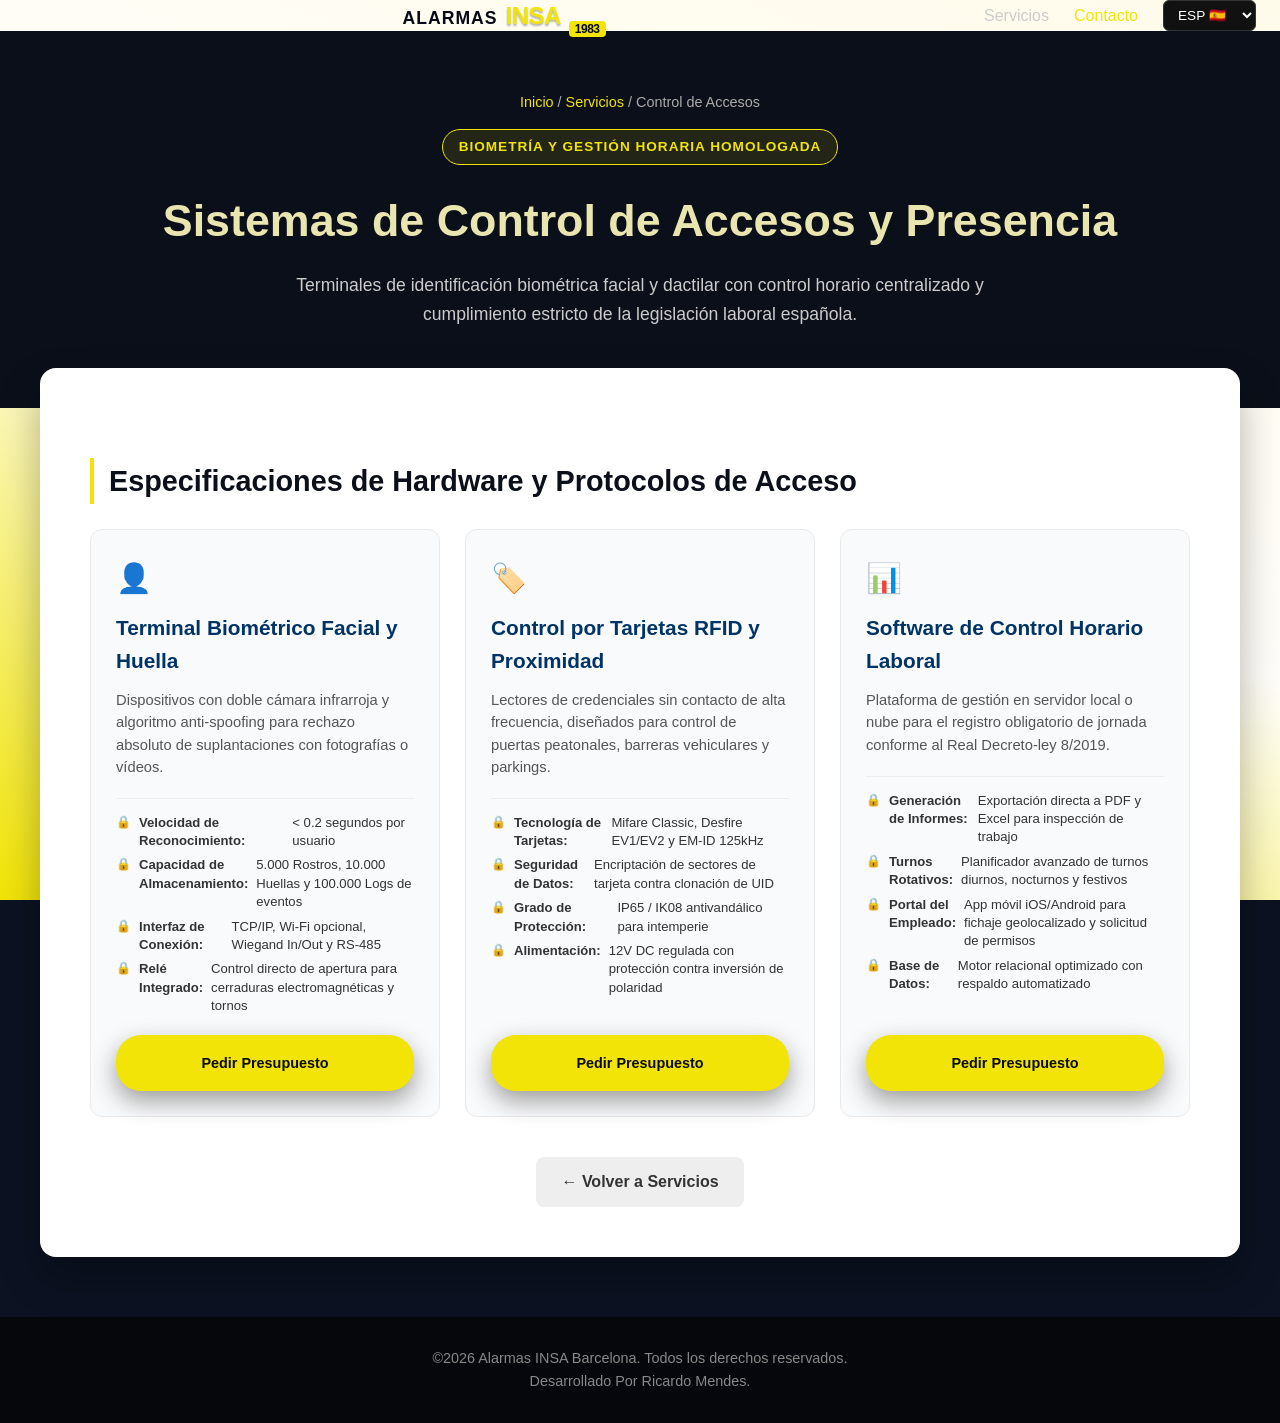
<file: servicios/controlaccesos.html>
<!DOCTYPE html>
<html lang="es">

<head>
    <meta charset="UTF-8">
    <meta name="viewport" content="width=device-width, initial-scale=1.0">
    <title>Control de Accesos y Presencia - INSA Seguridad Barcelona</title>
    <link rel="stylesheet" href="../assets/css/styles.css">
    
    <style>
        body {
            background-color: #0b0f19;
            color: #fff;
            font-family: system-ui, -apple-system, sans-serif;
            margin: 0;
            padding: 0;
        }

        .page-header-container {
            text-align: center;
            padding: 60px 20px 80px 20px;
            background-color: #0b0f19;
        }

        .breadcrumb {
            font-size: 0.9rem;
            color: #aaa;
            margin-bottom: 15px;
        }

        .breadcrumb a {
            color: #f1e406;
            text-decoration: none;
        }

        .badge-category {
            display: inline-block;
            background: rgba(241, 228, 6, 0.1);
            color: #f1e406;
            border: 1px solid #f1e406;
            padding: 6px 16px;
            border-radius: 20px;
            font-size: 0.85rem;
            font-weight: 600;
            margin-bottom: 20px;
            text-transform: uppercase;
            letter-spacing: 1px;
        }

        .page-title {
            font-size: 2.8rem;
            font-weight: bold;
            color: #e9e5af;
            margin-bottom: 15px;
        }

        .page-subtitle {
            font-size: 1.1rem;
            color: #ccc;
            max-width: 750px;
            margin: 0 auto;
            line-height: 1.6;
        }

        .content-card-main {
            max-width: 1200px;
            margin: -40px auto 60px auto;
            background: #fff;
            color: #222;
            border-radius: 16px;
            padding: 50px;
            box-shadow: 0 20px 40px rgba(0, 0, 0, 0.3);
        }

        .section-heading {
            color: #0b0f19;
            font-size: 1.8rem;
            margin-top: 40px;
            margin-bottom: 15px;
            border-left: 4px solid #f1e406;
            padding-left: 15px;
        }

        .models-grid {
            display: grid;
            grid-template-columns: repeat(auto-fit, minmax(280px, 1fr));
            gap: 25px;
            margin-top: 25px;
            margin-bottom: 40px;
        }

        .card-item {
            background: #f9fafc;
            border: 1px solid #eaeaea;
            border-radius: 12px;
            padding: 25px;
            display: flex;
            flex-direction: column;
            justify-content: space-between;
            transition: transform 0.3s ease, border-color 0.3s ease;
        }

        .card-item:hover {
            transform: translateY(-5px);
            border-color: #003366;
        }

        .card-item h3 {
            color: #003366;
            font-size: 1.3rem;
            margin-bottom: 12px;
        }

        .card-item p {
            color: #555;
            font-size: 0.92rem;
            line-height: 1.5;
            margin-bottom: 20px;
        }

        .specs-list {
            list-style: none;
            padding: 0;
            margin: 0 0 20px 0;
            font-size: 0.82rem;
            color: #333;
            border-top: 1px solid #eee;
            padding-top: 15px;
        }

        .specs-list li {
            margin-bottom: 6px;
            display: flex;
            align-items: flex-start;
            gap: 8px;
            line-height: 1.4;
        }

        .specs-list li::before {
            content: "🔒";
            font-size: 0.75rem;
        }

       .whatsapp-btn {
            display: inline-flex;
            align-items: center;
            justify-content: center;
            gap: 8px;
            background-color: #f1e406;
            color: #0b0b0b;
            padding: 10px 15px;
            border-radius: 25px;
            text-decoration: none;
            font-weight: bold;
            font-size: 0.9rem;
            transition: background 0.6s ease;
            width: 100%;
            box-sizing: border-box;
        }

        .whatsapp-btn:hover {
            background-color: #e4e1a8;
        }

        .back-link-container {
            text-align: center;
            margin-top: 40px;
        }

        .back-btn {
            display: inline-block;
            background: #eee;
            color: #333;
            padding: 12px 25px;
            border-radius: 8px;
            text-decoration: none;
            font-weight: bold;
            transition: background 0.3s;
        }

        .back-btn:hover {
            background: #ddd;
        }
    </style>
</head>

<body class="pagina-alarmas">
    <header class="site-header">
        <div class="container header-content"
            style="display: flex; justify-content: space-between; align-items: center; padding: 20px; max-width: 1200px; margin: 0 auto;">
            <a href="../index.html" class="logo" style="text-decoration: none;">
                <h2
                    style="font-size: 1.8rem; font-weight: 900; letter-spacing: -0.5px; display: inline-flex; align-items: baseline; gap: 8px; line-height: 1;">
                    <span class="logo-alarmas"
                        style="font-size: 1.1rem; font-weight: 800; text-transform: uppercase; letter-spacing: 1px; color: #f4f5f8;">Alarmas</span>
                    <span style="color: #f1e406; text-shadow: 0 1.5px 2px rgba(0,0,0,0.3);">INSA</span>
                    <span
                        style="font-size: 0.75rem; font-weight: 800; background: #f1e406; color: #060913; padding: 2px 6px; border-radius: 4px; position: relative; top: -2px;">1983</span>
                </h2>
            </a>

            <nav style="display: flex; gap: 25px; align-items: center;">
                <a href="../index.html#servicios" style="color: #ccc; text-decoration: none; font-weight: 500;"
                    data-i18n="nav_services">Servicios</a>
                <a href="../index.html#contacto" style="color: #f1e406; text-decoration: none; font-weight: 500;"
                    data-i18n="nav_contacto">Contacto</a>

                <select id="langSelect" class="lang-selector"
                    style="background: #111; color: #fff; border: 1px solid #333; padding: 5px 8px; border-radius: 6px; cursor: pointer;">
                    <option value="ca">CAT 🇪🇸</option>
                    <option value="es" selected>ESP 🇪🇸</option>
                    <option value="en">ENG 🇬🇧</option>
                </select>
            </nav>
        </div>
    </header>

    <div class="page-header-container">
        <div class="breadcrumb">
            <a href="../index.html" data-i18n="breadcrumb_home">Inicio</a> /
            <a href="../index.html#servicios" data-i18n="breadcrumb_servicios">Servicios</a> /
            <span data-i18n="breadcrumb_control_accesos">Control de Accesos</span>
        </div>
        <div class="badge-category" data-i18n="control_badge">Biometría y Gestión Horaria Homologada</div>
        <h1 class="page-title" data-i18n="control_title">Sistemas de Control de Accesos y Presencia</h1>
        <p class="page-subtitle" data-i18n="control_subtitle">Terminales de identificación biométrica facial y dactilar
            con control horario centralizado y cumplimiento estricto de la legislación laboral española.</p>
    </div>

    <main class="content-card-main">
        <h2 class="section-heading" data-i18n="control_section_heading">Especificaciones de Hardware y Protocolos de
            Acceso</h2>
        <div class="models-grid">
            
            <div class="card-item">
                <div>
                    <div style="font-size: 1.8rem; margin-bottom: 10px;">👤</div>
                    <h3 data-i18n="control_card1_title">Terminal Biométrico Facial y Huella</h3>
                    <p data-i18n="control_card1_desc">Dispositivos con doble cámara infrarroja y algoritmo anti-spoofing
                        para rechazo absoluto de suplantaciones con fotografías o vídeos.</p>
                    <ul class="specs-list">
                        <li><strong data-i18n="control_card1_spec1_label">Velocidad de Reconocimiento:</strong> <span
                                data-i18n="control_card1_spec1_val">
                                < 0.2 segundos por usuario</span>
                        </li>
                        <li><strong data-i18n="control_card1_spec2_label">Capacidad de Almacenamiento:</strong> <span
                                data-i18n="control_card1_spec2_val">5.000 Rostros, 10.000 Huellas y 100.000 Logs de
                                eventos</span></li>
                        <li><strong data-i18n="control_card1_spec3_label">Interfaz de Conexión:</strong> <span
                                data-i18n="control_card1_spec3_val">TCP/IP, Wi-Fi opcional, Wiegand In/Out y
                                RS-485</span></li>
                        <li><strong data-i18n="control_card1_spec4_label">Relé Integrado:</strong> <span
                                data-i18n="control_card1_spec4_val">Control directo de apertura para cerraduras
                                electromagnéticas y tornos</span></li>
                    </ul>
                </div>
                <a href="https://wa.me/34933004024?text=Hola,%20me%20interesa%20Terminal%20Biométrico" target="_blank"
                    class="whatsapp-btn" data-i18n="btn_presupuesto">Pedir Presupuesto</a>
            </div>

            
            <div class="card-item">
                <div>
                    <div style="font-size: 1.8rem; margin-bottom: 10px;">🏷️</div>
                    <h3 data-i18n="control_card2_title">Control por Tarjetas RFID y Proximidad</h3>
                    <p data-i18n="control_card2_desc">Lectores de credenciales sin contacto de alta frecuencia,
                        diseñados para control de puertas peatonales, barreras vehiculares y parkings.</p>
                    <ul class="specs-list">
                        <li><strong data-i18n="control_card2_spec1_label">Tecnología de Tarjetas:</strong> <span
                                data-i18n="control_card2_spec1_val">Mifare Classic, Desfire EV1/EV2 y EM-ID
                                125kHz</span></li>
                        <li><strong data-i18n="control_card2_spec2_label">Seguridad de Datos:</strong> <span
                                data-i18n="control_card2_spec2_val">Encriptación de sectores de tarjeta contra clonación
                                de UID</span></li>
                        <li><strong data-i18n="control_card2_spec3_label">Grado de Protección:</strong> <span
                                data-i18n="control_card2_spec3_val">IP65 / IK08 antivandálico para intemperie</span>
                        </li>
                        <li><strong data-i18n="control_card2_spec4_label">Alimentación:</strong> <span
                                data-i18n="control_card2_spec4_val">12V DC regulada con protección contra inversión de
                                polaridad</span></li>
                    </ul>
                </div>
                <a href="https://wa.me/34933004024?text=Hola,%20quiero%20cotizar%20Control%20por%20Tarjetas%20RFID"
                    target="_blank" class="whatsapp-btn" data-i18n="btn_presupuesto">Pedir Presupuesto</a>
            </div>

           
            <div class="card-item">
                <div>
                    <div style="font-size: 1.8rem; margin-bottom: 10px;">📊</div>
                    <h3 data-i18n="control_card3_title">Software de Control Horario Laboral</h3>
                    <p data-i18n="control_card3_desc">Plataforma de gestión en servidor local o nube para el registro
                        obligatorio de jornada conforme al Real Decreto-ley 8/2019.</p>
                    <ul class="specs-list">
                        <li><strong data-i18n="control_card3_spec1_label">Generación de Informes:</strong> <span
                                data-i18n="control_card3_spec1_val">Exportación directa a PDF y Excel para inspección de
                                trabajo</span></li>
                        <li><strong data-i18n="control_card3_spec2_label">Turnos Rotativos:</strong> <span
                                data-i18n="control_card3_spec2_val">Planificador avanzado de turnos diurnos, nocturnos y
                                festivos</span></li>
                        <li><strong data-i18n="control_card3_spec3_label">Portal del Empleado:</strong> <span
                                data-i18n="control_card3_spec3_val">App móvil iOS/Android para fichaje geolocalizado y
                                solicitud de permisos</span></li>
                        <li><strong data-i18n="control_card3_spec4_label">Base de Datos:</strong> <span
                                data-i18n="control_card3_spec4_val">Motor relacional optimizado con respaldo
                                automatizado</span></li>
                    </ul>
                </div>
                <a href="https://wa.me/34933004024?text=Hola,%20me%20interesa%20Software%20de%20Control%20Horario"
                    target="_blank" class="whatsapp-btn" data-i18n="btn_presupuesto">Pedir Presupuesto</a>
            </div>
        </div>
        <div class="back-link-container">
            <a href="../index.html#servicios" class="back-btn" data-i18n="back_to_services">← Volver a Servicios</a>
        </div>
    </main>

    <footer
        style="background: #05070d; color: #888; text-align: center; padding: 30px 0; margin-top: 60px; font-size: 0.9rem;">
        <div class="container">
            <p>&copy;2026 Alarmas INSA Barcelona. Todos los derechos reservados.</p>
            <p>Desarrollado Por Ricardo Mendes.</p>
        </div>
    </footer>

    <script>
        async function loadAlarmasLanguage() {
            const savedLang = localStorage.getItem('preferred_lang') || 'es';

            const selectElem = document.getElementById('langSelect');
            if (selectElem) {
                selectElem.value = savedLang;
            }

            try {
                let response = await fetch(`../assets/locales/${savedLang}.json`);
                if (!response.ok) throw new Error(`Não foi possível carregar o arquivo ../assets/locales/${savedLang}.json`);
                let translations = await response.json();

                function getNestedTranslation(obj, path) {
                    return path.split('.').reduce((prev, curr) => (prev ? prev[curr] : null), obj);
                }

                document.querySelectorAll('[data-i18n]').forEach(element => {
                    const key = element.getAttribute('data-i18n');
                    let translation = getNestedTranslation(translations, key);
                    if (!translation && translations[key]) {
                        translation = translations[key];
                    }
                    if (translation) {
                        element.innerHTML = translation;
                    }
                });

                document.documentElement.setAttribute('lang', savedLang);

            } catch (error) {
                console.error("Erro ao carregar tradução na página de alarmes:", error);
            }
        }

        window.addEventListener('DOMContentLoaded', () => {
            loadAlarmasLanguage();

            const selectElem = document.getElementById('langSelect');
            if (selectElem) {
                selectElem.addEventListener('change', (e) => {
                    localStorage.setItem('preferred_lang', e.target.value);
                    loadAlarmasLanguage();
                });
            }
        });
    </script>
</body>

</html>
</file>
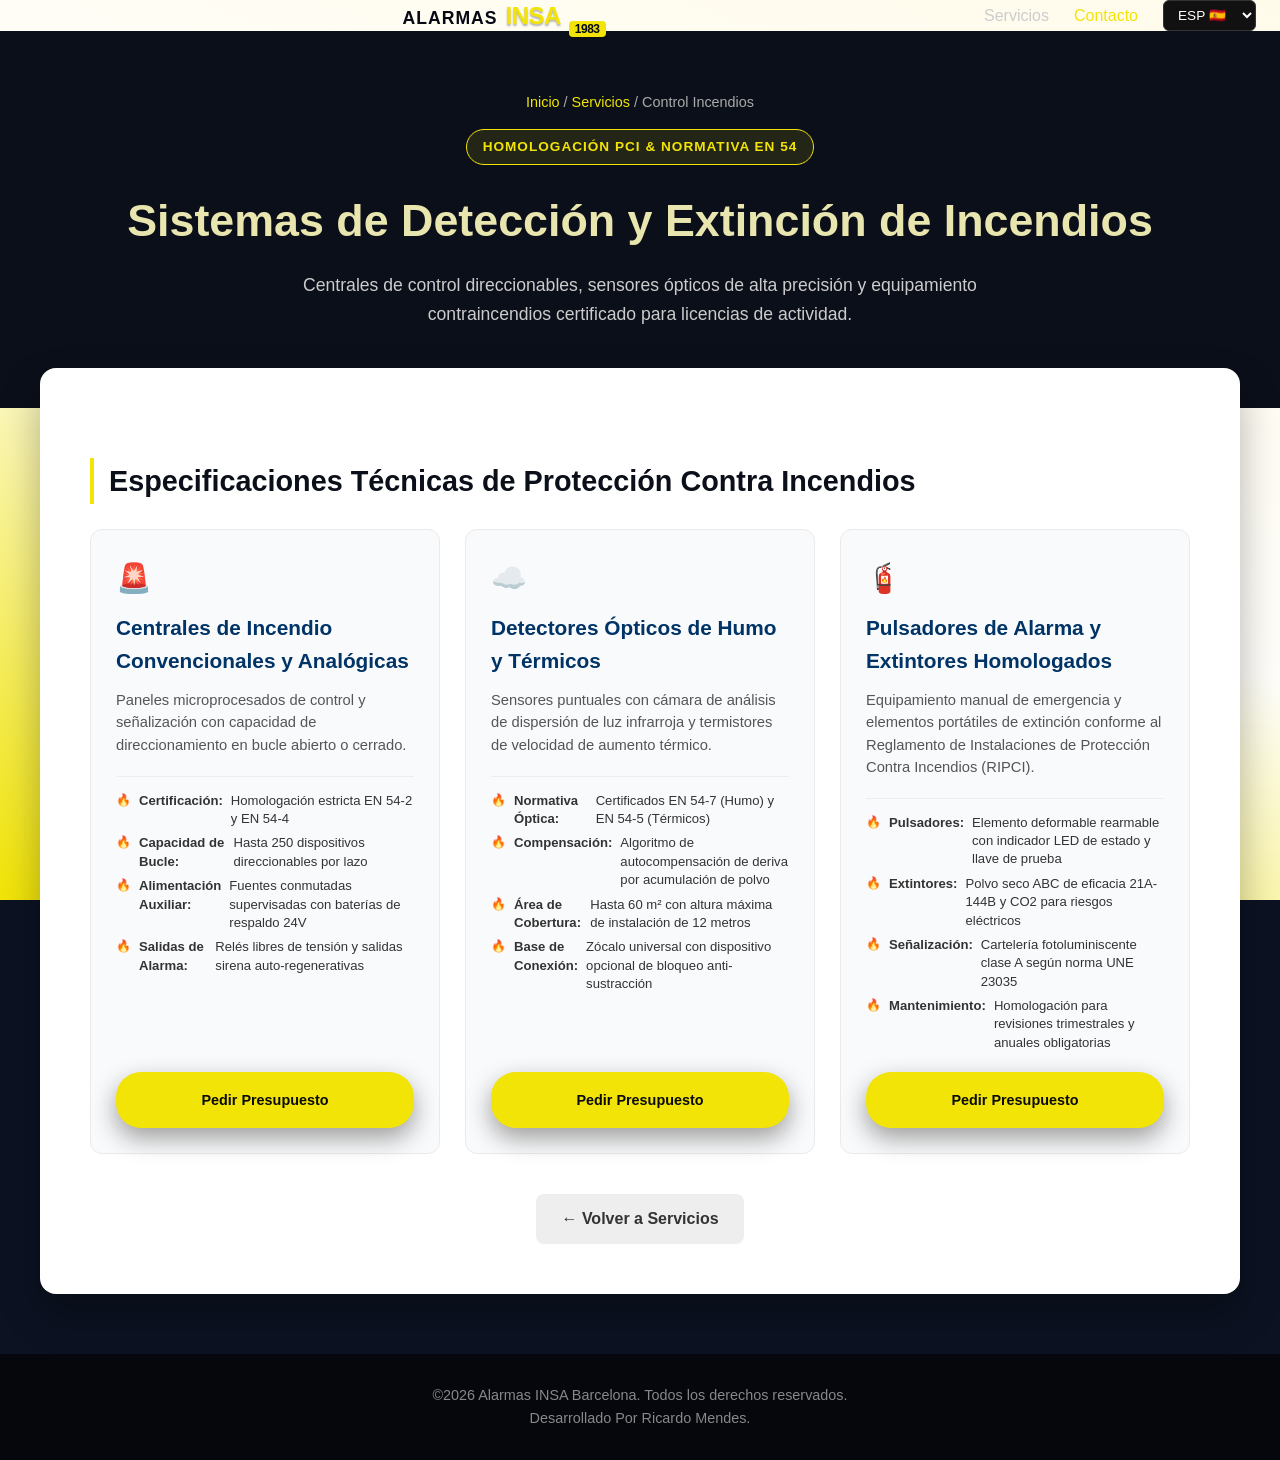
<file: servicios/controlincendio.html>
<!DOCTYPE html>
<html lang="es">

<head>
    <meta charset="UTF-8">
    <meta name="viewport" content="width=device-width, initial-scale=1.0">
    <title>Sistemas Contra Incendios - INSA Seguridad Barcelona</title>
    <link rel="stylesheet" href="../assets/css/styles.css">



    <style>
        body {
            background-color: #0b0f19;
            color: #fff;
            font-family: system-ui, -apple-system, sans-serif;
            margin: 0;
            padding: 0;
        }

        .page-header-container {
            text-align: center;
            padding: 60px 20px 80px 20px;
            background-color: #0b0f19;
        }

        .breadcrumb {
            font-size: 0.9rem;
            color: #aaa;
            margin-bottom: 15px;
        }

        .breadcrumb a {
            color: #f1e406;
            text-decoration: none;
        }

        .badge-category {
            display: inline-block;
            background: rgba(241, 228, 6, 0.1);
            color: #f1e406;
            border: 1px solid #f1e406;
            padding: 6px 16px;
            border-radius: 20px;
            font-size: 0.85rem;
            font-weight: 600;
            margin-bottom: 20px;
            text-transform: uppercase;
            letter-spacing: 1px;
        }

        .page-title {
            font-size: 2.8rem;
            font-weight: bold;
            color: #e9e5af;
            margin-bottom: 15px;
        }

        .page-subtitle {
            font-size: 1.1rem;
            color: #ccc;
            max-width: 750px;
            margin: 0 auto;
            line-height: 1.6;
        }

        .content-card-main {
            max-width: 1200px;
            margin: -40px auto 60px auto;
            background: #fff;
            color: #222;
            border-radius: 16px;
            padding: 50px;
            box-shadow: 0 20px 40px rgba(0, 0, 0, 0.3);
        }

        .section-heading {
            color: #0b0f19;
            font-size: 1.8rem;
            margin-top: 40px;
            margin-bottom: 15px;
            border-left: 4px solid #f1e406;
            padding-left: 15px;
        }

        .models-grid {
            display: grid;
            grid-template-columns: repeat(auto-fit, minmax(280px, 1fr));
            gap: 25px;
            margin-top: 25px;
            margin-bottom: 40px;
        }

        .card-item {
            background: #f9fafc;
            border: 1px solid #eaeaea;
            border-radius: 12px;
            padding: 25px;
            display: flex;
            flex-direction: column;
            justify-content: space-between;
            transition: transform 0.3s ease, border-color 0.3s ease;
        }

        .card-item:hover {
            transform: translateY(-5px);
            border-color: #003366;
        }

        .card-item h3 {
            color: #003366;
            font-size: 1.3rem;
            margin-bottom: 12px;
        }

        .card-item p {
            color: #555;
            font-size: 0.92rem;
            line-height: 1.5;
            margin-bottom: 20px;
        }

        .specs-list {
            list-style: none;
            padding: 0;
            margin: 0 0 20px 0;
            font-size: 0.82rem;
            color: #333;
            border-top: 1px solid #eee;
            padding-top: 15px;
        }

        .specs-list li {
            margin-bottom: 6px;
            display: flex;
            align-items: flex-start;
            gap: 8px;
            line-height: 1.4;
        }

        .specs-list li::before {
            content: "🔥";
            font-size: 0.75rem;
        }

        .whatsapp-btn {
            display: inline-flex;
            align-items: center;
            justify-content: center;
            gap: 8px;
            background-color: #f1e406;
            color: #0b0b0b;
            padding: 10px 15px;
            border-radius: 25px;
            text-decoration: none;
            font-weight: bold;
            font-size: 0.9rem;
            transition: background 0.6s ease;
            width: 100%;
            box-sizing: border-box;
        }

        .whatsapp-btn:hover {
            background-color: #e4e1a8;
        }

        .back-link-container {
            text-align: center;
            margin-top: 40px;
        }

        .back-btn {
            display: inline-block;
            background: #eee;
            color: #333;
            padding: 12px 25px;
            border-radius: 8px;
            text-decoration: none;
            font-weight: bold;
            transition: background 0.3s;
        }

        .back-btn:hover {
            background: #ddd;
        }
    </style>
</head>

<body class="pagina-alarmas">
    <header class="site-header">
        <div class="container header-content"
            style="display: flex; justify-content: space-between; align-items: center; padding: 20px; max-width: 1200px; margin: 0 auto;">
            <a href="../index.html" class="logo" style="text-decoration: none;">
                <h2
                    style="font-size: 1.8rem; font-weight: 900; letter-spacing: -0.5px; display: inline-flex; align-items: baseline; gap: 8px; line-height: 1;">
                    <span class="logo-alarmas"
                        style="font-size: 1.1rem; font-weight: 800; text-transform: uppercase; letter-spacing: 1px; color: #f4f5f8;">Alarmas</span>
                    <span style="color: #f1e406; text-shadow: 0 1.5px 2px rgba(0,0,0,0.3);">INSA</span>
                    <span
                        style="font-size: 0.75rem; font-weight: 800; background: #f1e406; color: #060913; padding: 2px 6px; border-radius: 4px; position: relative; top: -2px;">1983</span>
                </h2>
            </a>

            <nav style="display: flex; gap: 25px; align-items: center;">
                <a href="../index.html#servicios" style="color: #ccc; text-decoration: none; font-weight: 500;"
                    data-i18n="nav_services">Servicios</a>
                <a href="../index.html#contacto" style="color: #f1e406; text-decoration: none; font-weight: 500;"
                    data-i18n="nav_contacto">Contacto</a>

                <select id="langSelect" class="lang-selector"
                    style="background: #111; color: #fff; border: 1px solid #333; padding: 5px 8px; border-radius: 6px; cursor: pointer;">
                    <option value="ca">CAT 🇪🇸</option>
                    <option value="es" selected>ESP 🇪🇸</option>
                    <option value="en">ENG 🇬🇧</option>
                </select>
            </nav>
        </div>
    </header>

    <div class="page-header-container">
        <div class="breadcrumb">
            <a href="../index.html" data-i18n="breadcrumb_home">Inicio</a> /
            <a href="../index.html#servicios" data-i18n="breadcrumb_servicios">Servicios</a> /
            <span data-i18n="breadcrumb_incendios">Control Incendios</span>
        </div>
        <div class="badge-category" data-i18n="incendio_badge">Homologación PCI & Normativa EN 54</div>
        <h1 class="page-title" data-i18n="incendio_title">Sistemas de Detección y Extinción de Incendios</h1>
        <p class="page-subtitle" data-i18n="incendio_subtitle">Centrales de control direccionables, sensores ópticos de
            alta precisión y equipamiento contraincendios certificado para licencias de actividad.</p>
    </div>

    <main class="content-card-main">
        <h2 class="section-heading" data-i18n="incendio_section_heading">Especificaciones Técnicas de Protección Contra
            Incendios</h2>
        <div class="models-grid">

            <div class="card-item">
                <div>
                    <div style="font-size: 1.8rem; margin-bottom: 10px;">🚨</div>
                    <h3 data-i18n="incendio_card1_title">Centrales de Incendio Convencionales y Analógicas</h3>
                    <p data-i18n="incendio_card1_desc">Paneles microprocesados de control y señalización con capacidad
                        de direccionamiento en bucle abierto o cerrado.</p>
                    <ul class="specs-list">
                        <li><strong data-i18n="incendio_card1_spec1_label">Certificación:</strong> <span
                                data-i18n="incendio_card1_spec1_val">Homologación estricta EN 54-2 y EN 54-4</span></li>
                        <li><strong data-i18n="incendio_card1_spec2_label">Capacidad de Bucle:</strong> <span
                                data-i18n="incendio_card1_spec2_val">Hasta 250 dispositivos direccionables por
                                lazo</span></li>
                        <li><strong data-i18n="incendio_card1_spec3_label">Alimentación Auxiliar:</strong> <span
                                data-i18n="incendio_card1_spec3_val">Fuentes conmutadas supervisadas con baterías de
                                respaldo 24V</span></li>
                        <li><strong data-i18n="incendio_card1_spec4_label">Salidas de Alarma:</strong> <span
                                data-i18n="incendio_card1_spec4_val">Relés libres de tensión y salidas sirena
                                auto-regenerativas</span></li>
                    </ul>
                </div>
                <a href="https://wa.me/34933004024?text=Hola,%20me%20interesa%20Central%20Contra%20Incendios"
                    target="_blank" class="whatsapp-btn" data-i18n="btn_presupuesto">Pedir Presupuesto</a>
            </div>


            <div class="card-item">
                <div>
                    <div style="font-size: 1.8rem; margin-bottom: 10px;">☁️</div>
                    <h3 data-i18n="incendio_card2_title">Detectores Ópticos de Humo y Térmicos</h3>
                    <p data-i18n="incendio_card2_desc">Sensores puntuales con cámara de análisis de dispersión de luz
                        infrarroja y termistores de velocidad de aumento térmico.</p>
                    <ul class="specs-list">
                        <li><strong data-i18n="incendio_card2_spec1_label">Normativa Óptica:</strong> <span
                                data-i18n="incendio_card2_spec1_val">Certificados EN 54-7 (Humo) y EN 54-5
                                (Térmicos)</span></li>
                        <li><strong data-i18n="incendio_card2_spec2_label">Compensación:</strong> <span
                                data-i18n="incendio_card2_spec2_val">Algoritmo de autocompensación de deriva por
                                acumulación de polvo</span></li>
                        <li><strong data-i18n="incendio_card2_spec3_label">Área de Cobertura:</strong> <span
                                data-i18n="incendio_card2_spec3_val">Hasta 60 m² con altura máxima de instalación de 12
                                metros</span></li>
                        <li><strong data-i18n="incendio_card2_spec4_label">Base de Conexión:</strong> <span
                                data-i18n="incendio_card2_spec4_val">Zócalo universal con dispositivo opcional de
                                bloqueo anti-sustracción</span></li>
                    </ul>
                </div>
                <a href="https://wa.me/34933004024?text=Hola,%20quiero%20cotizar%20Detectores%20de%20Humo"
                    target="_blank" class="whatsapp-btn" data-i18n="btn_presupuesto">Pedir Presupuesto</a>
            </div>


            <div class="card-item">
                <div>
                    <div style="font-size: 1.8rem; margin-bottom: 10px;">🧯</div>
                    <h3 data-i18n="incendio_card3_title">Pulsadores de Alarma y Extintores Homologados</h3>
                    <p data-i18n="incendio_card3_desc">Equipamiento manual de emergencia y elementos portátiles de
                        extinción conforme al Reglamento de Instalaciones de Protección Contra Incendios (RIPCI).</p>
                    <ul class="specs-list">
                        <li><strong data-i18n="incendio_card3_spec1_label">Pulsadores:</strong> <span
                                data-i18n="incendio_card3_spec1_val">Elemento deformable rearmable con indicador LED de
                                estado y llave de prueba</span></li>
                        <li><strong data-i18n="incendio_card3_spec2_label">Extintores:</strong> <span
                                data-i18n="incendio_card3_spec2_val">Polvo seco ABC de eficacia 21A-144B y CO2 para
                                riesgos eléctricos</span></li>
                        <li><strong data-i18n="incendio_card3_spec3_label">Señalización:</strong> <span
                                data-i18n="incendio_card3_spec3_val">Cartelería fotoluminiscente clase A según norma UNE
                                23035</span></li>
                        <li><strong data-i18n="incendio_card3_spec4_label">Mantenimiento:</strong> <span
                                data-i18n="incendio_card3_spec4_val">Homologación para revisiones trimestrales y anuales
                                obligatorias</span></li>
                    </ul>
                </div>
                <a href="https://wa.me/34933004024?text=Hola,%20me%20interesa%20Extintores%20y%20Pulsadores"
                    target="_blank" class="whatsapp-btn" data-i18n="btn_presupuesto">Pedir Presupuesto</a>
            </div>
        </div>
        <div class="back-link-container">
            <a href="../index.html#servicios" class="back-btn" data-i18n="back_to_services">← Volver a Servicios</a>
        </div>
    </main>

    <footer
        style="background: #05070d; color: #888; text-align: center; padding: 30px 0; margin-top: 60px; font-size: 0.9rem;">
        <div class="container">
            <p>&copy;2026 Alarmas INSA Barcelona. Todos los derechos reservados.</p>
            <p>Desarrollado Por Ricardo Mendes.</p>
        </div>
    </footer>

    <script>
        async function loadAlarmasLanguage() {
            const savedLang = localStorage.getItem('preferred_lang') || 'es';

            const selectElem = document.getElementById('langSelect');
            if (selectElem) {
                selectElem.value = savedLang;
            }

            try {
                let response = await fetch(`../assets/locales/${savedLang}.json`);
                if (!response.ok) throw new Error(`Não foi possível carregar o arquivo ../assets/locales/${savedLang}.json`);
                let translations = await response.json();

                function getNestedTranslation(obj, path) {
                    return path.split('.').reduce((prev, curr) => (prev ? prev[curr] : null), obj);
                }

                document.querySelectorAll('[data-i18n]').forEach(element => {
                    const key = element.getAttribute('data-i18n');
                    let translation = getNestedTranslation(translations, key);
                    if (!translation && translations[key]) {
                        translation = translations[key];
                    }
                    if (translation) {
                        element.innerHTML = translation;
                    }
                });

                document.documentElement.setAttribute('lang', savedLang);

            } catch (error) {
                console.error("Erro ao carregar tradução na página de alarmes:", error);
            }
        }

        window.addEventListener('DOMContentLoaded', () => {
            loadAlarmasLanguage();

            const selectElem = document.getElementById('langSelect');
            if (selectElem) {
                selectElem.addEventListener('change', (e) => {
                    localStorage.setItem('preferred_lang', e.target.value);
                    loadAlarmasLanguage();
                });
            }
        });
    </script>
</body>

</html>
</file>
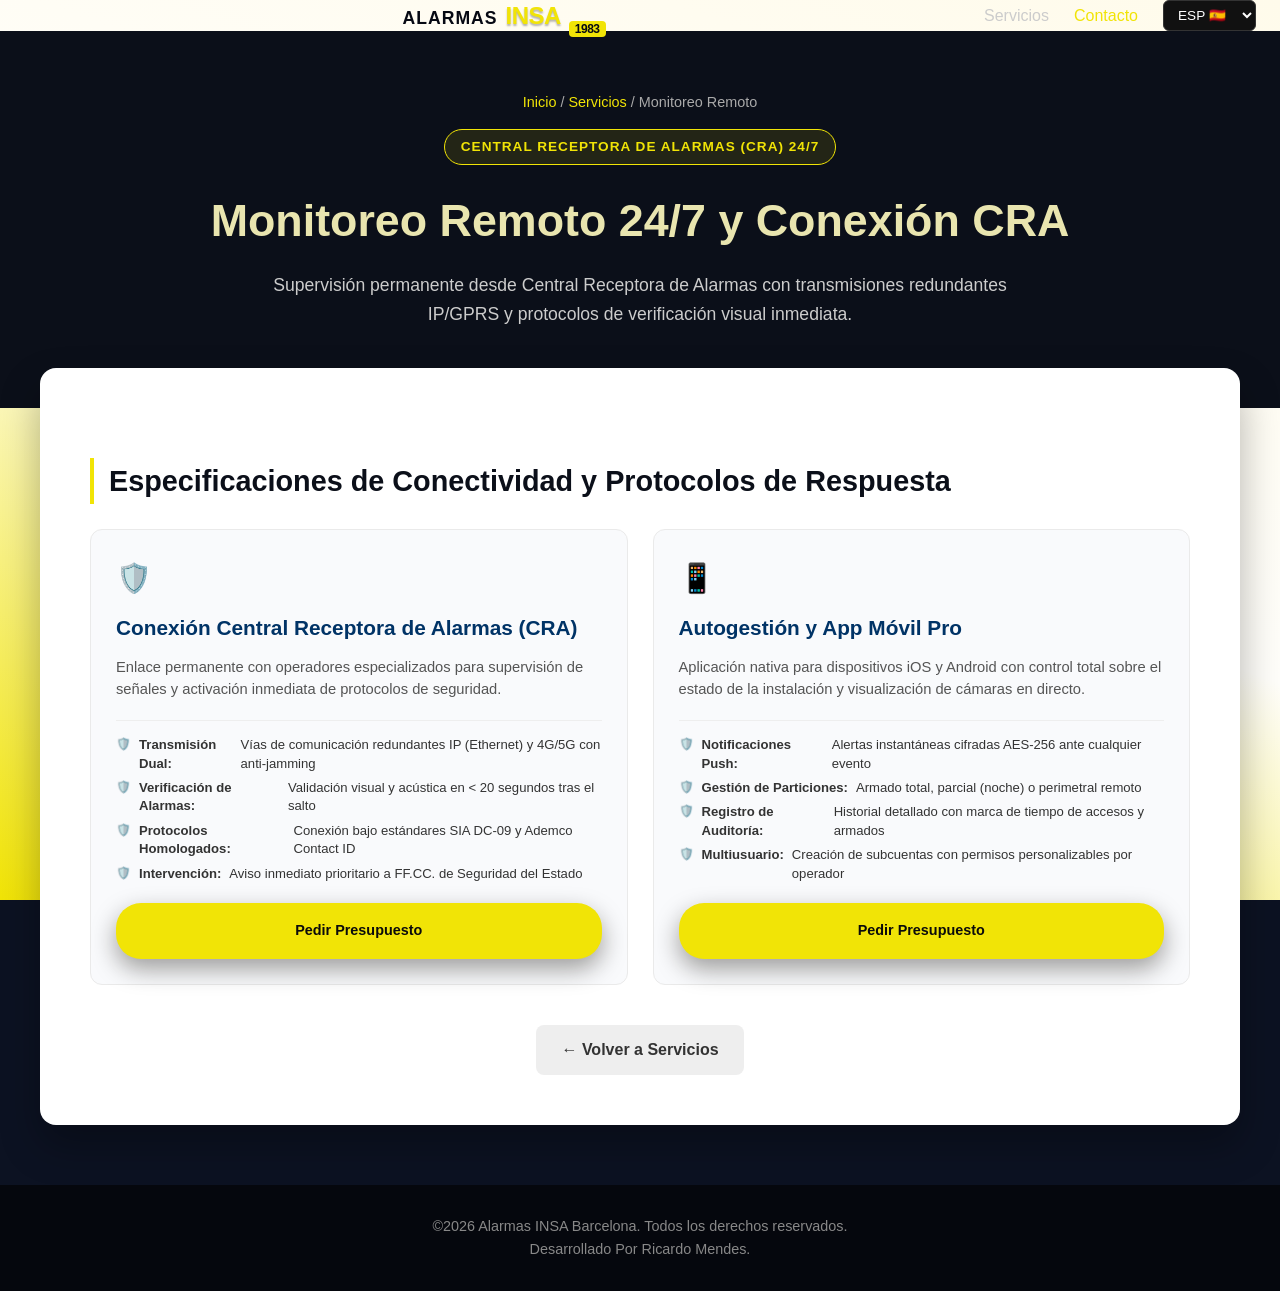
<file: servicios/monitoreoremoto.html>
<!DOCTYPE html>
<html lang="es">

<head>
    <meta charset="UTF-8">
    <meta name="viewport" content="width=device-width, initial-scale=1.0">
    <title>Monitoreo Remoto 24/7 y CRA - INSA Seguridad Barcelona</title>
    <link rel="stylesheet" href="../assets/css/styles.css">
    <style>
        body {
            background-color: #0b0f19;
            color: #fff;
            font-family: system-ui, -apple-system, sans-serif;
            margin: 0;
            padding: 0;
        }

        .page-header-container {
            text-align: center;
            padding: 60px 20px 80px 20px;
            background-color: #0b0f19;
        }

        .breadcrumb {
            font-size: 0.9rem;
            color: #aaa;
            margin-bottom: 15px;
        }

        .breadcrumb a {
            color: #f1e406;
            text-decoration: none;
        }

        .badge-category {
            display: inline-block;
            background: rgba(241, 228, 6, 0.1);
            color: #f1e406;
            border: 1px solid #f1e406;
            padding: 6px 16px;
            border-radius: 20px;
            font-size: 0.85rem;
            font-weight: 600;
            margin-bottom: 20px;
            text-transform: uppercase;
            letter-spacing: 1px;
        }

        .page-title {
            font-size: 2.8rem;
            font-weight: bold;
            color: #e9e5af;
            margin-bottom: 15px;
        }

        .page-subtitle {
            font-size: 1.1rem;
            color: #ccc;
            max-width: 750px;
            margin: 0 auto;
            line-height: 1.6;
        }

        .content-card-main {
            max-width: 1200px;
            margin: -40px auto 60px auto;
            background: #fff;
            color: #222;
            border-radius: 16px;
            padding: 50px;
            box-shadow: 0 20px 40px rgba(0, 0, 0, 0.3);
        }

        .section-heading {
            color: #0b0f19;
            font-size: 1.8rem;
            margin-top: 40px;
            margin-bottom: 15px;
            border-left: 4px solid #f1e406;
            padding-left: 15px;
        }

        .models-grid {
            display: grid;
            grid-template-columns: repeat(auto-fit, minmax(280px, 1fr));
            gap: 25px;
            margin-top: 25px;
            margin-bottom: 40px;
        }

        .card-item {
            background: #f9fafc;
            border: 1px solid #eaeaea;
            border-radius: 12px;
            padding: 25px;
            display: flex;
            flex-direction: column;
            justify-content: space-between;
            transition: transform 0.3s ease, border-color 0.3s ease;
        }

        .card-item:hover {
            transform: translateY(-5px);
            border-color: #003366;
        }

        .card-item h3 {
            color: #003366;
            font-size: 1.3rem;
            margin-bottom: 12px;
        }

        .card-item p {
            color: #555;
            font-size: 0.92rem;
            line-height: 1.5;
            margin-bottom: 20px;
        }

        .specs-list {
            list-style: none;
            padding: 0;
            margin: 0 0 20px 0;
            font-size: 0.82rem;
            color: #333;
            border-top: 1px solid #eee;
            padding-top: 15px;
        }

        .specs-list li {
            margin-bottom: 6px;
            display: flex;
            align-items: flex-start;
            gap: 8px;
            line-height: 1.4;
        }

        .specs-list li::before {
            content: "🛡️";
            font-size: 0.75rem;
        }

        .whatsapp-btn {
            display: inline-flex;
            align-items: center;
            justify-content: center;
            gap: 8px;
            background-color: #f1e406;
            color: #0b0b0b;
            padding: 10px 15px;
            border-radius: 25px;
            text-decoration: none;
            font-weight: bold;
            font-size: 0.9rem;
            transition: background 0.6s ease;
            width: 100%;
            box-sizing: border-box;
        }

        .whatsapp-btn:hover {
            background-color: #e4e1a8;
        }

        .back-link-container {
            text-align: center;
            margin-top: 40px;
        }

        .back-btn {
            display: inline-block;
            background: #eee;
            color: #333;
            padding: 12px 25px;
            border-radius: 8px;
            text-decoration: none;
            font-weight: bold;
            transition: background 0.3s;
        }

        .back-btn:hover {
            background: #ddd;
        }
    </style>
</head>

<body class="pagina-alarmas">
    <header class="site-header">
        <div class="container header-content"
            style="display: flex; justify-content: space-between; align-items: center; padding: 20px; max-width: 1200px; margin: 0 auto;">
            <a href="../index.html" class="logo" style="text-decoration: none;">
                <h2
                    style="font-size: 1.8rem; font-weight: 900; letter-spacing: -0.5px; display: inline-flex; align-items: baseline; gap: 8px; line-height: 1;">
                    <span class="logo-alarmas"
                        style="font-size: 1.1rem; font-weight: 800; text-transform: uppercase; letter-spacing: 1px; color: #f4f5f8;">Alarmas</span>
                    <span style="color: #f1e406; text-shadow: 0 1.5px 2px rgba(0,0,0,0.3);">INSA</span>
                    <span
                        style="font-size: 0.75rem; font-weight: 800; background: #f1e406; color: #060913; padding: 2px 6px; border-radius: 4px; position: relative; top: -2px;">1983</span>
                </h2>
            </a>

            <nav style="display: flex; gap: 25px; align-items: center;">
                <a href="../index.html#servicios" style="color: #ccc; text-decoration: none; font-weight: 500;"
                    data-i18n="nav_services">Servicios</a>
                <a href="../index.html#contacto" style="color: #f1e406; text-decoration: none; font-weight: 500;"
                    data-i18n="nav_contacto">Contacto</a>

                <select id="langSelect" class="lang-selector"
                    style="background: #111; color: #fff; border: 1px solid #333; padding: 5px 8px; border-radius: 6px; cursor: pointer;">
                    <option value="ca">CAT 🇪🇸</option>
                    <option value="es" selected>ESP 🇪🇸</option>
                    <option value="en">ENG 🇬🇧</option>
                </select>
            </nav>
        </div>
    </header>

    <div class="page-header-container">
        <div class="breadcrumb">
            <a href="../index.html" data-i18n="breadcrumb_home">Inicio</a> /
            <a href="../index.html#servicios" data-i18n="breadcrumb_servicios">Servicios</a> /
            <span data-i18n="breadcrumb_monitoreo">Monitoreo Remoto</span>
        </div>
        <div class="badge-category" data-i18n="monitoreo_badge">Central Receptora de Alarmas (CRA) 24/7</div>
        <h1 class="page-title" data-i18n="monitoreo_title">Monitoreo Remoto 24/7 y Conexión CRA</h1>
        <p class="page-subtitle" data-i18n="monitoreo_subtitle">Supervisión permanente desde Central Receptora de
            Alarmas con transmisiones redundantes IP/GPRS y protocolos de verificación visual inmediata.</p>
    </div>

    <main class="content-card-main">
        <h2 class="section-heading" data-i18n="monitoreo_section_heading">Especificaciones de Conectividad y Protocolos
            de Respuesta</h2>
        <div class="models-grid">
            <!-- Card 1 -->
            <div class="card-item">
                <div>
                    <div style="font-size: 1.8rem; margin-bottom: 10px;">🛡️</div>
                    <h3 data-i18n="monitoreo_card1_title">Conexión Central Receptora de Alarmas (CRA)</h3>
                    <p data-i18n="monitoreo_card1_desc">Enlace permanente con operadores especializados para supervisión
                        de señales y activación inmediata de protocolos de seguridad.</p>
                    <ul class="specs-list">
                        <li><strong data-i18n="monitoreo_card1_spec1_label">Transmisión Dual:</strong> <span
                                data-i18n="monitoreo_card1_spec1_val">Vías de comunicación redundantes IP (Ethernet) y
                                4G/5G con anti-jamming</span></li>
                        <li><strong data-i18n="monitoreo_card1_spec2_label">Verificación de Alarmas:</strong> <span
                                data-i18n="monitoreo_card1_spec2_val">Validación visual y acústica en < 20 segundos tras
                                    el salto</span>
                        </li>
                        <li><strong data-i18n="monitoreo_card1_spec3_label">Protocolos Homologados:</strong> <span
                                data-i18n="monitoreo_card1_spec3_val">Conexión bajo estándares SIA DC-09 y Ademco
                                Contact ID</span></li>
                        <li><strong data-i18n="monitoreo_card1_spec4_label">Intervención:</strong> <span
                                data-i18n="monitoreo_card1_spec4_val">Aviso inmediato prioritario a FF.CC. de Seguridad
                                del Estado</span></li>
                    </ul>
                </div>
                <a href="https://wa.me/34933004024?text=Hola,%20me%20interesa%20Conexión%20CRA%2024/7" target="_blank"
                    class="whatsapp-btn" data-i18n="btn_presupuesto">Pedir Presupuesto</a>
            </div>

            <!-- Card 2 -->
            <div class="card-item">
                <div>
                    <div style="font-size: 1.8rem; margin-bottom: 10px;">📱</div>
                    <h3 data-i18n="monitoreo_card2_title">Autogestión y App Móvil Pro</h3>
                    <p data-i18n="monitoreo_card2_desc">Aplicación nativa para dispositivos iOS y Android con control
                        total sobre el estado de la instalación y visualización de cámaras en directo.</p>
                    <ul class="specs-list">
                        <li><strong data-i18n="monitoreo_card2_spec1_label">Notificaciones Push:</strong> <span
                                data-i18n="monitoreo_card2_spec1_val">Alertas instantáneas cifradas AES-256 ante
                                cualquier evento</span></li>
                        <li><strong data-i18n="monitoreo_card2_spec2_label">Gestión de Particiones:</strong> <span
                                data-i18n="monitoreo_card2_spec2_val">Armado total, parcial (noche) o perimetral
                                remoto</span></li>
                        <li><strong data-i18n="monitoreo_card2_spec3_label">Registro de Auditoría:</strong> <span
                                data-i18n="monitoreo_card2_spec3_val">Historial detallado con marca de tiempo de accesos
                                y armados</span></li>
                        <li><strong data-i18n="monitoreo_card2_spec4_label">Multiusuario:</strong> <span
                                data-i18n="monitoreo_card2_spec4_val">Creación de subcuentas con permisos
                                personalizables por operador</span></li>
                    </ul>
                </div>
                <a href="https://wa.me/34933004024?text=Hola,%20quiero%20información%20sobre%20Autogestión%20y%20App"
                    target="_blank" class="whatsapp-btn" data-i18n="btn_presupuesto">Pedir Presupuesto</a>
            </div>
        </div>
        <div class="back-link-container">
            <a href="../index.html#servicios" class="back-btn" data-i18n="back_to_services">← Volver a Servicios</a>
        </div>
    </main>

    <footer
        style="background: #05070d; color: #888; text-align: center; padding: 30px 0; margin-top: 60px; font-size: 0.9rem;">
        <div class="container">
            <p>&copy;2026 Alarmas INSA Barcelona. Todos los derechos reservados.</p>
            <p>Desarrollado Por Ricardo Mendes.</p>
        </div>
    </footer>

    <script>
        async function loadAlarmasLanguage() {
            const savedLang = localStorage.getItem('preferred_lang') || 'es';

            const selectElem = document.getElementById('langSelect');
            if (selectElem) {
                selectElem.value = savedLang;
            }

            try {
                let response = await fetch(`../assets/locales/${savedLang}.json`);
                if (!response.ok) throw new Error(`Não foi possível carregar o arquivo ../assets/locales/${savedLang}.json`);
                let translations = await response.json();

                function getNestedTranslation(obj, path) {
                    return path.split('.').reduce((prev, curr) => (prev ? prev[curr] : null), obj);
                }

                document.querySelectorAll('[data-i18n]').forEach(element => {
                    const key = element.getAttribute('data-i18n');
                    let translation = getNestedTranslation(translations, key);
                    if (!translation && translations[key]) {
                        translation = translations[key];
                    }
                    if (translation) {
                        element.innerHTML = translation;
                    }
                });

                document.documentElement.setAttribute('lang', savedLang);

            } catch (error) {
                console.error("Erro ao carregar tradução na página de alarmes:", error);
            }
        }

        window.addEventListener('DOMContentLoaded', () => {
            loadAlarmasLanguage();

            const selectElem = document.getElementById('langSelect');
            if (selectElem) {
                selectElem.addEventListener('change', (e) => {
                    localStorage.setItem('preferred_lang', e.target.value);
                    loadAlarmasLanguage();
                });
            }
        });
    </script>
</body>

</html>
</file>
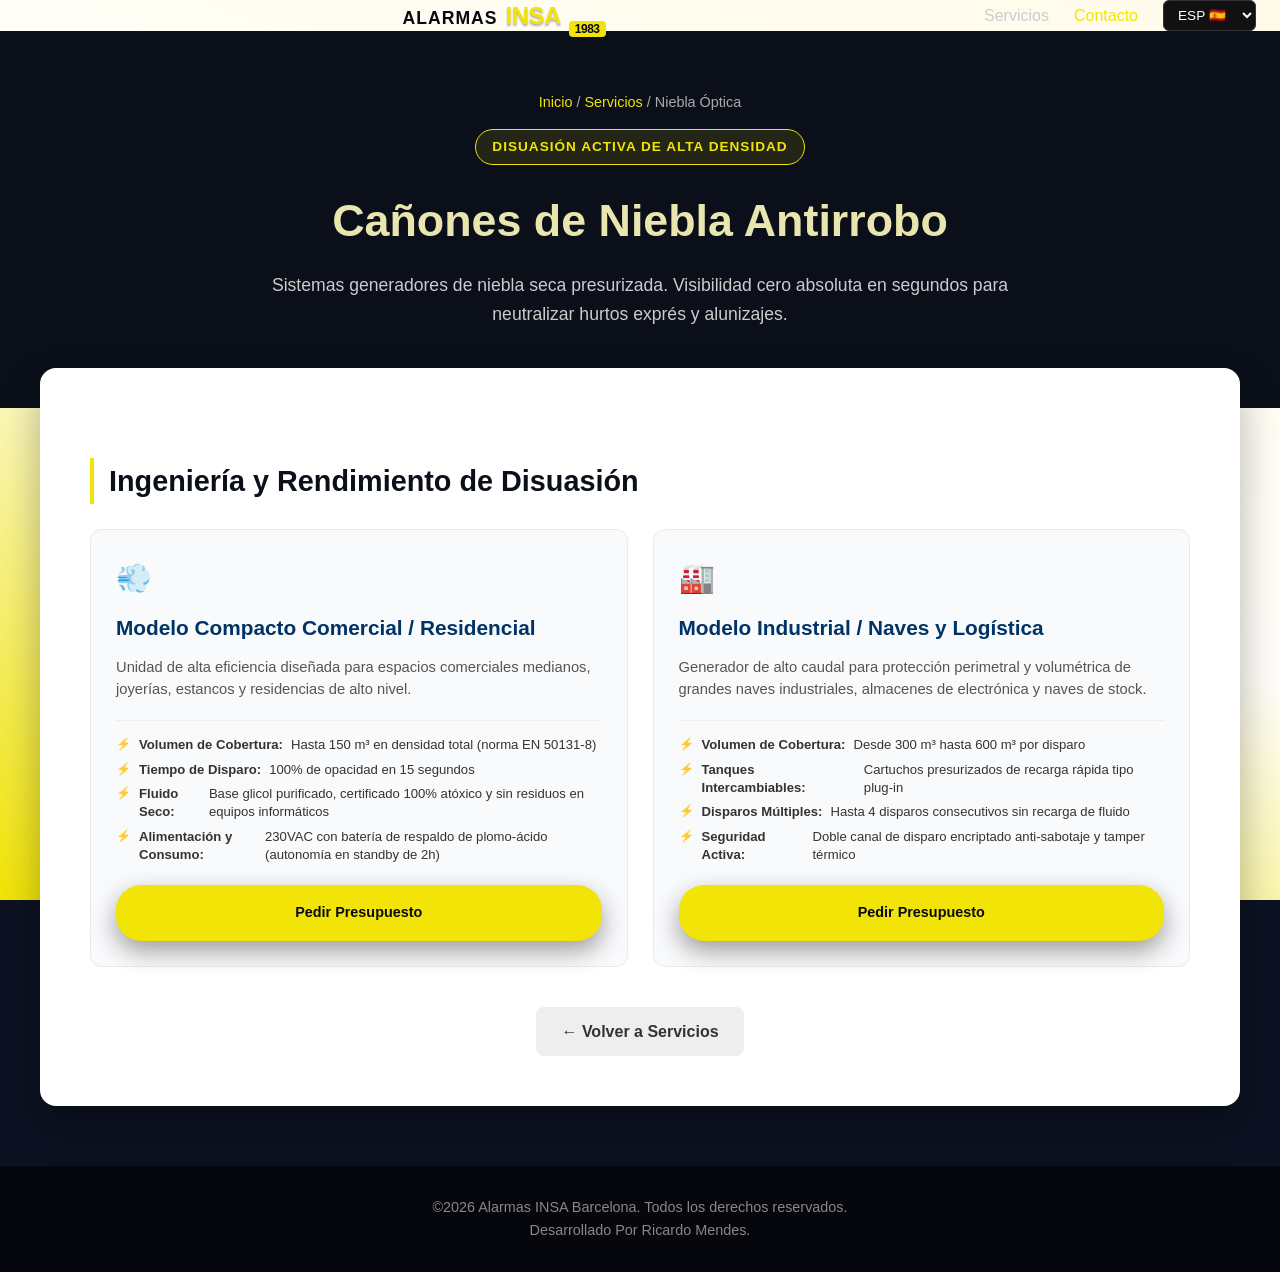
<file: servicios/nieblaoptica.html>
<!DOCTYPE html>
<html lang="es">

<head>
    <meta charset="UTF-8">
    <meta name="viewport" content="width=device-width, initial-scale=1.0">
    <title>Cañones de Niebla Antirrobo - INSA Seguridad Barcelona</title>
    <link rel="stylesheet" href="../assets/css/styles.css">


    <style>
        body {
            background-color: #0b0f19;
            color: #fff;
            font-family: system-ui, -apple-system, sans-serif;
            margin: 0;
            padding: 0;
        }

        .page-header-container {
            text-align: center;
            padding: 60px 20px 80px 20px;
            background-color: #0b0f19;
        }

        .breadcrumb {
            font-size: 0.9rem;
            color: #aaa;
            margin-bottom: 15px;
        }

        .breadcrumb a {
            color: #f1e406;
            text-decoration: none;
        }

        .badge-category {
            display: inline-block;
            background: rgba(241, 228, 6, 0.1);
            color: #f1e406;
            border: 1px solid #f1e406;
            padding: 6px 16px;
            border-radius: 20px;
            font-size: 0.85rem;
            font-weight: 600;
            margin-bottom: 20px;
            text-transform: uppercase;
            letter-spacing: 1px;
        }

        .page-title {
            font-size: 2.8rem;
            font-weight: bold;
            color: #e9e5af;
            margin-bottom: 15px;
        }

        .page-subtitle {
            font-size: 1.1rem;
            color: #ccc;
            max-width: 750px;
            margin: 0 auto;
            line-height: 1.6;
        }

        .content-card-main {
            max-width: 1200px;
            margin: -40px auto 60px auto;
            background: #fff;
            color: #222;
            border-radius: 16px;
            padding: 50px;
            box-shadow: 0 20px 40px rgba(0, 0, 0, 0.3);
        }

        .section-heading {
            color: #0b0f19;
            font-size: 1.8rem;
            margin-top: 40px;
            margin-bottom: 15px;
            border-left: 4px solid #f1e406;
            padding-left: 15px;
        }

        .models-grid {
            display: grid;
            grid-template-columns: repeat(auto-fit, minmax(280px, 1fr));
            gap: 25px;
            margin-top: 25px;
            margin-bottom: 40px;
        }

        .card-item {
            background: #f9fafc;
            border: 1px solid #eaeaea;
            border-radius: 12px;
            padding: 25px;
            display: flex;
            flex-direction: column;
            justify-content: space-between;
            transition: transform 0.3s ease, border-color 0.3s ease;
        }

        .card-item:hover {
            transform: translateY(-5px);
            border-color: #003366;
        }

        .card-item h3 {
            color: #003366;
            font-size: 1.3rem;
            margin-bottom: 12px;
        }

        .card-item p {
            color: #555;
            font-size: 0.92rem;
            line-height: 1.5;
            margin-bottom: 20px;
        }

        .specs-list {
            list-style: none;
            padding: 0;
            margin: 0 0 20px 0;
            font-size: 0.82rem;
            color: #333;
            border-top: 1px solid #eee;
            padding-top: 15px;
        }

        .specs-list li {
            margin-bottom: 6px;
            display: flex;
            align-items: flex-start;
            gap: 8px;
            line-height: 1.4;
        }

        .specs-list li::before {
            content: "⚡";
            font-size: 0.75rem;
        }

        .whatsapp-btn {
            display: inline-flex;
            align-items: center;
            justify-content: center;
            gap: 8px;
            background-color: #f1e406;
            color: #0b0b0b;
            padding: 10px 15px;
            border-radius: 25px;
            text-decoration: none;
            font-weight: bold;
            font-size: 0.9rem;
            transition: background 0.6s ease;
            width: 100%;
            box-sizing: border-box;
        }

        .whatsapp-btn:hover {
            background-color: #e4e1a8;
        }

        .back-link-container {
            text-align: center;
            margin-top: 40px;
        }

        .back-btn {
            display: inline-block;
            background: #eee;
            color: #333;
            padding: 12px 25px;
            border-radius: 8px;
            text-decoration: none;
            font-weight: bold;
            transition: background 0.3s;
        }

        .back-btn:hover {
            background: #ddd;
        }
    </style>
</head>

<body class="pagina-alarmas">
    <header class="site-header">
        <div class="container header-content"
            style="display: flex; justify-content: space-between; align-items: center; padding: 20px; max-width: 1200px; margin: 0 auto;">
            <a href="../index.html" class="logo" style="text-decoration: none;">
                <h2
                    style="font-size: 1.8rem; font-weight: 900; letter-spacing: -0.5px; display: inline-flex; align-items: baseline; gap: 8px; line-height: 1;">
                    <span class="logo-alarmas"
                        style="font-size: 1.1rem; font-weight: 800; text-transform: uppercase; letter-spacing: 1px; color: #f4f5f8;">Alarmas</span>
                    <span style="color: #f1e406; text-shadow: 0 1.5px 2px rgba(0,0,0,0.3);">INSA</span>
                    <span
                        style="font-size: 0.75rem; font-weight: 800; background: #f1e406; color: #060913; padding: 2px 6px; border-radius: 4px; position: relative; top: -2px;">1983</span>
                </h2>
            </a>

            <nav style="display: flex; gap: 25px; align-items: center;">
                <a href="../index.html#servicios" style="color: #ccc; text-decoration: none; font-weight: 500;"
                    data-i18n="nav_services">Servicios</a>
                <a href="../index.html#contacto" style="color: #f1e406; text-decoration: none; font-weight: 500;"
                    data-i18n="nav_contacto">Contacto</a>

                <select id="langSelect" class="lang-selector"
                    style="background: #111; color: #fff; border: 1px solid #333; padding: 5px 8px; border-radius: 6px; cursor: pointer;">
                    <option value="ca">CAT 🇪🇸</option>
                    <option value="es" selected>ESP 🇪🇸</option>
                    <option value="en">ENG 🇬🇧</option>
                </select>
            </nav>
        </div>
    </header>

    <div class="page-header-container">
        <div class="breadcrumb">
            <a href="../index.html" data-i18n="breadcrumb_home">Inicio</a> /
            <a href="../index.html#servicios" data-i18n="breadcrumb_servicios">Servicios</a> /
            <span data-i18n="breadcrumb_niebla">Niebla Óptica</span>
        </div>
        <div class="badge-category" data-i18n="niebla_badge">Disuasión Activa de Alta Densidad</div>
        <h1 class="page-title" data-i18n="niebla_title">Cañones de Niebla Antirrobo</h1>
        <p class="page-subtitle" data-i18n="niebla_subtitle">Sistemas generadores de niebla seca presurizada.
            Visibilidad cero absoluta en segundos para neutralizar hurtos exprés y alunizajes.</p>
    </div>

    <main class="content-card-main">
        <h2 class="section-heading" data-i18n="niebla_section_heading">Ingeniería y Rendimiento de Disuasión</h2>
        <div class="models-grid">

            <div class="card-item">
                <div>
                    <div style="font-size: 1.8rem; margin-bottom: 10px;">💨</div>
                    <h3 data-i18n="niebla_card1_title">Modelo Compacto Comercial / Residencial</h3>
                    <p data-i18n="niebla_card1_desc">Unidad de alta eficiencia diseñada para espacios comerciales
                        medianos, joyerías, estancos y residencias de alto nivel.</p>
                    <ul class="specs-list">
                        <li><strong data-i18n="niebla_card1_spec1_label">Volumen de Cobertura:</strong> <span
                                data-i18n="niebla_card1_spec1_val">Hasta 150 m³ en densidad total (norma EN
                                50131-8)</span></li>
                        <li><strong data-i18n="niebla_card1_spec2_label">Tiempo de Disparo:</strong> <span
                                data-i18n="niebla_card1_spec2_val">100% de opacidad en 15 segundos</span></li>
                        <li><strong data-i18n="niebla_card1_spec3_label">Fluido Seco:</strong> <span
                                data-i18n="niebla_card1_spec3_val">Base glicol purificado, certificado 100% atóxico y
                                sin residuos en equipos informáticos</span></li>
                        <li><strong data-i18n="niebla_card1_spec4_label">Alimentación y Consumo:</strong> <span
                                data-i18n="niebla_card1_spec4_val">230VAC con batería de respaldo de plomo-ácido
                                (autonomía en standby de 2h)</span></li>
                    </ul>
                </div>
                <a href="https://wa.me/34933004024?text=Hola,%20me%20interesa%20el%20Cañón%20de%20Niebla%20Compacto"
                    target="_blank" class="whatsapp-btn" data-i18n="btn_presupuesto">Pedir Presupuesto</a>
            </div>


            <div class="card-item">
                <div>
                    <div style="font-size: 1.8rem; margin-bottom: 10px;">🏭</div>
                    <h3 data-i18n="niebla_card2_title">Modelo Industrial / Naves y Logística</h3>
                    <p data-i18n="niebla_card2_desc">Generador de alto caudal para protección perimetral y volumétrica
                        de grandes naves industriales, almacenes de electrónica y naves de stock.</p>
                    <ul class="specs-list">
                        <li><strong data-i18n="niebla_card2_spec1_label">Volumen de Cobertura:</strong> <span
                                data-i18n="niebla_card2_spec1_val">Desde 300 m³ hasta 600 m³ por disparo</span></li>
                        <li><strong data-i18n="niebla_card2_spec2_label">Tanques Intercambiables:</strong> <span
                                data-i18n="niebla_card2_spec2_val">Cartuchos presurizados de recarga rápida tipo
                                plug-in</span></li>
                        <li><strong data-i18n="niebla_card2_spec3_label">Disparos Múltiples:</strong> <span
                                data-i18n="niebla_card2_spec3_val">Hasta 4 disparos consecutivos sin recarga de
                                fluido</span></li>
                        <li><strong data-i18n="niebla_card2_spec4_label">Seguridad Activa:</strong> <span
                                data-i18n="niebla_card2_spec4_val">Doble canal de disparo encriptado anti-sabotaje y
                                tamper térmico</span></li>
                    </ul>
                </div>
                <a href="https://wa.me/34933004024?text=Hola,%20quiero%20cotizar%20Cañón%20de%20Niebla%20Industrial"
                    target="_blank" class="whatsapp-btn" data-i18n="btn_presupuesto">Pedir Presupuesto</a>
            </div>
        </div>
        <div class="back-link-container">
            <a href="../index.html#servicios" class="back-btn" data-i18n="back_to_services">← Volver a Servicios</a>
        </div>
    </main>

    <footer
        style="background: #05070d; color: #888; text-align: center; padding: 30px 0; margin-top: 60px; font-size: 0.9rem;">
        <div class="container">
            <p>&copy;2026 Alarmas INSA Barcelona. Todos los derechos reservados.</p>
            <p>Desarrollado Por Ricardo Mendes.</p>
        </div>
    </footer>

    <script>
        async function loadAlarmasLanguage() {
            const savedLang = localStorage.getItem('preferred_lang') || 'es';

            const selectElem = document.getElementById('langSelect');
            if (selectElem) {
                selectElem.value = savedLang;
            }

            try {
                let response = await fetch(`../assets/locales/${savedLang}.json`);
                if (!response.ok) throw new Error(`Não foi possível carregar o arquivo ../assets/locales/${savedLang}.json`);
                let translations = await response.json();

                function getNestedTranslation(obj, path) {
                    return path.split('.').reduce((prev, curr) => (prev ? prev[curr] : null), obj);
                }

                document.querySelectorAll('[data-i18n]').forEach(element => {
                    const key = element.getAttribute('data-i18n');
                    let translation = getNestedTranslation(translations, key);
                    if (!translation && translations[key]) {
                        translation = translations[key];
                    }
                    if (translation) {
                        element.innerHTML = translation;
                    }
                });

                document.documentElement.setAttribute('lang', savedLang);

            } catch (error) {
                console.error("Erro ao carregar tradução na página de alarmes:", error);
            }
        }

        window.addEventListener('DOMContentLoaded', () => {
            loadAlarmasLanguage();

            const selectElem = document.getElementById('langSelect');
            if (selectElem) {
                selectElem.addEventListener('change', (e) => {
                    localStorage.setItem('preferred_lang', e.target.value);
                    loadAlarmasLanguage();
                });
            }
        });
    </script>
</body>

</html>
</file>
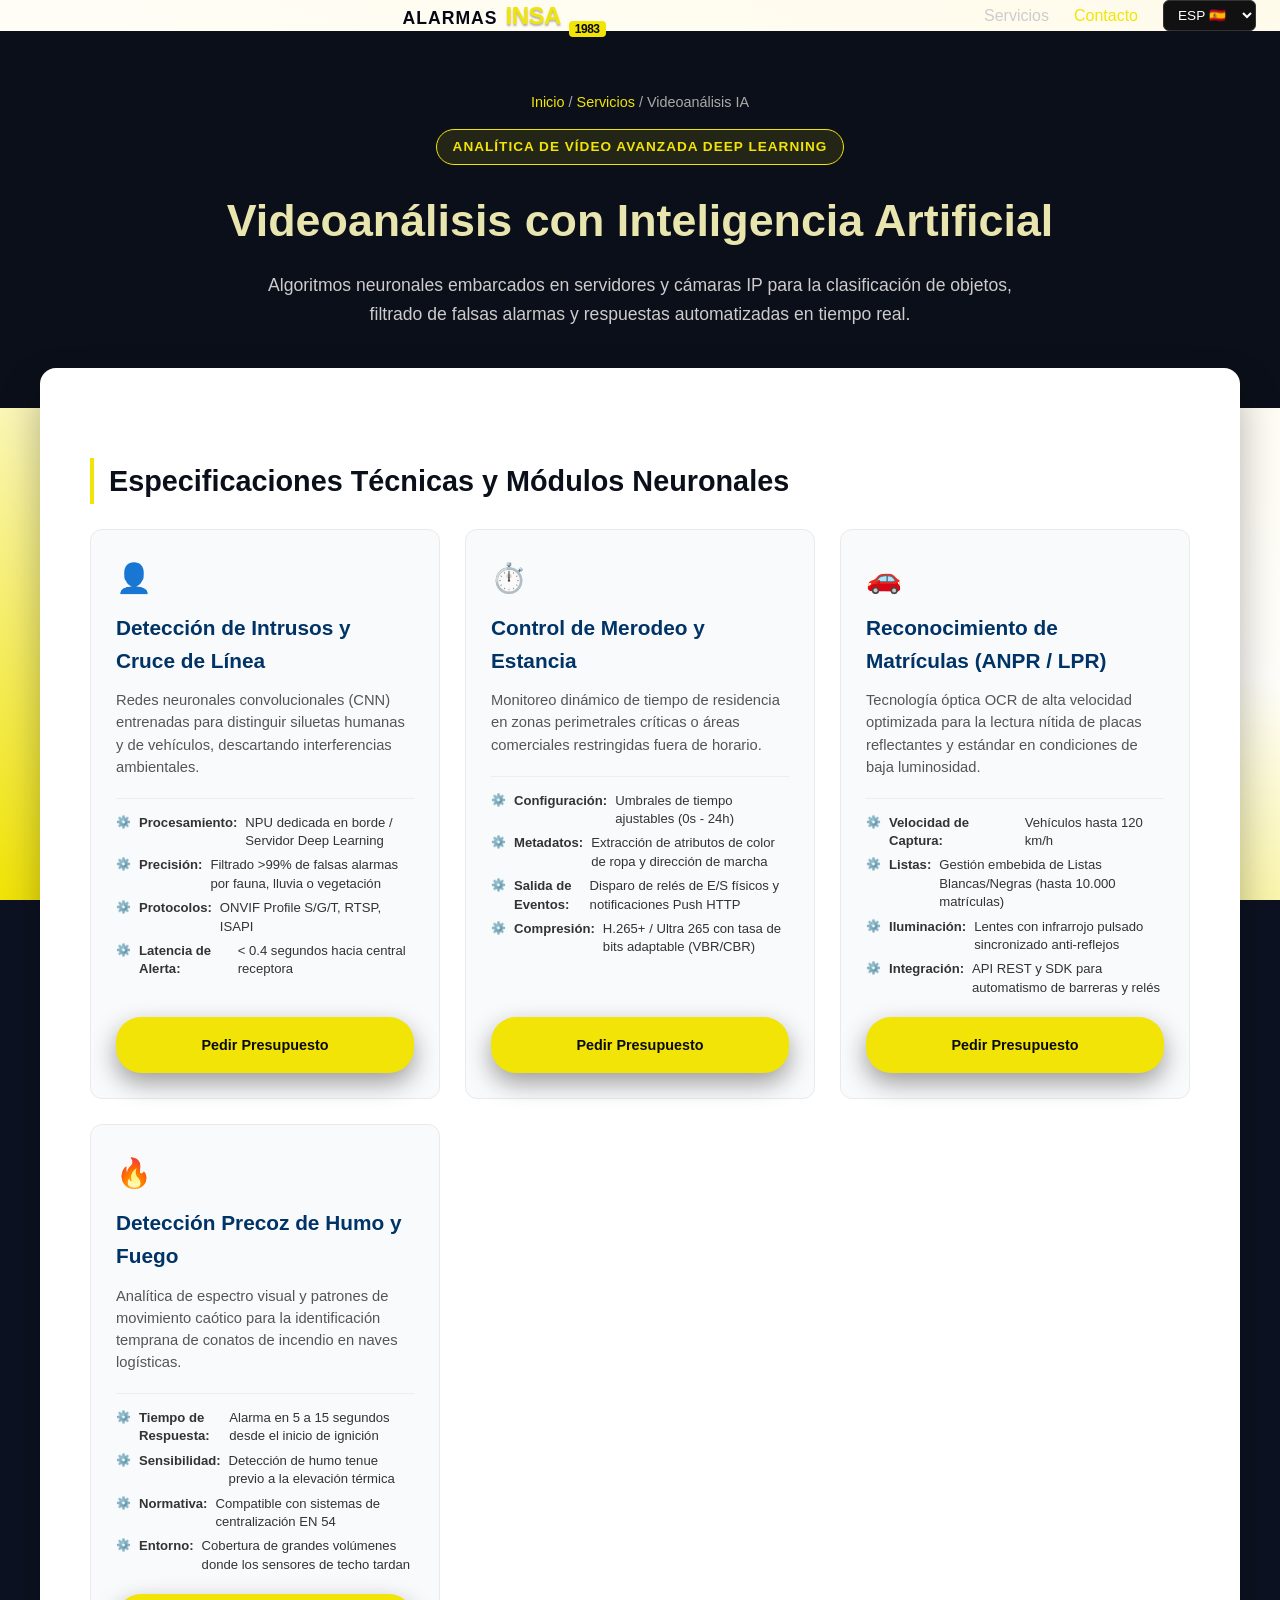
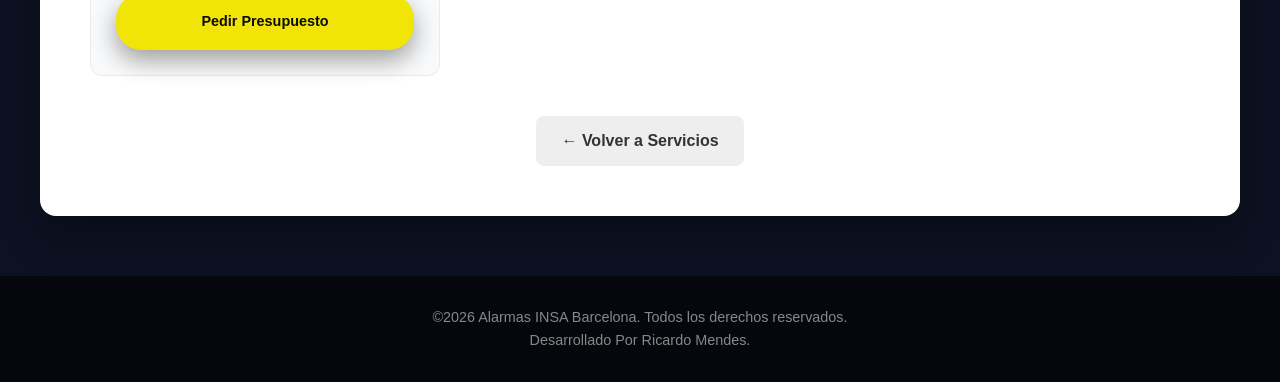
<file: servicios/videoanalisis.html>
<!DOCTYPE html>
<html lang="es">

<head>
    <meta charset="UTF-8">
    <meta name="viewport" content="width=device-width, initial-scale=1.0">
    <title>Videoanálisis con Inteligencia Artificial - INSA Barcelona</title>
    <link rel="stylesheet" href="../assets/css/styles.css">
    <style>
        body {
            background-color: #0b0f19;
            color: #fff;
            font-family: system-ui, -apple-system, sans-serif;
            margin: 0;
            padding: 0;
        }

        .page-header-container {
            text-align: center;
            padding: 60px 20px 80px 20px;
            background-color: #0b0f19;
        }

        .breadcrumb {
            font-size: 0.9rem;
            color: #aaa;
            margin-bottom: 15px;
        }

        .breadcrumb a {
            color: #f1e406;
            text-decoration: none;
        }

        .badge-category {
            display: inline-block;
            background: rgba(241, 228, 6, 0.1);
            color: #f1e406;
            border: 1px solid #f1e406;
            padding: 6px 16px;
            border-radius: 20px;
            font-size: 0.85rem;
            font-weight: 600;
            margin-bottom: 20px;
            text-transform: uppercase;
            letter-spacing: 1px;
        }

        .page-title {
            font-size: 2.8rem;
            font-weight: bold;
            color: #e9e5af;
            margin-bottom: 15px;
        }

        .page-subtitle {
            font-size: 1.1rem;
            color: #ccc;
            max-width: 750px;
            margin: 0 auto;
            line-height: 1.6;
        }

        .content-card-main {
            max-width: 1200px;
            margin: -40px auto 60px auto;
            background: #fff;
            color: #222;
            border-radius: 16px;
            padding: 50px;
            box-shadow: 0 20px 40px rgba(0, 0, 0, 0.3);
        }

        .section-heading {
            color: #0b0f19;
            font-size: 1.8rem;
            margin-top: 40px;
            margin-bottom: 15px;
            border-left: 4px solid #f1e406;
            padding-left: 15px;
        }

        .models-grid {
            display: grid;
            grid-template-columns: repeat(auto-fit, minmax(280px, 1fr));
            gap: 25px;
            margin-top: 25px;
            margin-bottom: 40px;
        }

        .card-item {
            background: #f9fafc;
            border: 1px solid #eaeaea;
            border-radius: 12px;
            padding: 25px;
            display: flex;
            flex-direction: column;
            justify-content: space-between;
            transition: transform 0.3s ease, border-color 0.3s ease;
        }

        .card-item:hover {
            transform: translateY(-5px);
            border-color: #003366;
        }

        .card-item h3 {
            color: #003366;
            font-size: 1.3rem;
            margin-bottom: 12px;
        }

        .card-item p {
            color: #555;
            font-size: 0.92rem;
            line-height: 1.5;
            margin-bottom: 20px;
        }

        .specs-list {
            list-style: none;
            padding: 0;
            margin: 0 0 20px 0;
            font-size: 0.82rem;
            color: #333;
            border-top: 1px solid #eee;
            padding-top: 15px;
        }

        .specs-list li {
            margin-bottom: 6px;
            display: flex;
            align-items: flex-start;
            gap: 8px;
            line-height: 1.4;
        }

        .specs-list li::before {
            content: "⚙️";
            font-size: 0.75rem;
        }

        .whatsapp-btn {
            display: inline-flex;
            align-items: center;
            justify-content: center;
            gap: 8px;
            background-color: #f1e406;
            color: #0b0b0b;
            padding: 10px 15px;
            border-radius: 25px;
            text-decoration: none;
            font-weight: bold;
            font-size: 0.9rem;
            transition: background 0.6s ease;
            width: 100%;
            box-sizing: border-box;
        }

        .whatsapp-btn:hover {
            background-color: #e4e1a8;
        }

        .back-link-container {
            text-align: center;
            margin-top: 40px;
        }

        .back-btn {
            display: inline-block;
            background: #eee;
            color: #333;
            padding: 12px 25px;
            border-radius: 8px;
            text-decoration: none;
            font-weight: bold;
            transition: background 0.3s;
        }

        .back-btn:hover {
            background: #e3e087;
        }
    </style>
</head>

<body class="pagina-alarmas">
    <header class="site-header">
        <div class="container header-content"
            style="display: flex; justify-content: space-between; align-items: center; padding: 20px; max-width: 1200px; margin: 0 auto;">
            <a href="../index.html" class="logo" style="text-decoration: none;">
                <h2
                    style="font-size: 1.8rem; font-weight: 900; letter-spacing: -0.5px; display: inline-flex; align-items: baseline; gap: 8px; line-height: 1;">
                    <span class="logo-alarmas"
                        style="font-size: 1.1rem; font-weight: 800; text-transform: uppercase; letter-spacing: 1px; color: #f4f5f8;">Alarmas</span>
                    <span style="color: #f1e406; text-shadow: 0 1.5px 2px rgba(0,0,0,0.3);">INSA</span>
                    <span
                        style="font-size: 0.75rem; font-weight: 800; background: #f1e406; color: #060913; padding: 2px 6px; border-radius: 4px; position: relative; top: -2px;">1983</span>
                </h2>
            </a>

            <nav style="display: flex; gap: 25px; align-items: center;">
                <a href="../index.html#servicios" style="color: #ccc; text-decoration: none; font-weight: 500;"
                    data-i18n="nav_services">Servicios</a>
                <a href="../index.html#contacto" style="color: #f1e406; text-decoration: none; font-weight: 500;"
                    data-i18n="nav_contacto">Contacto</a>

                <select id="langSelect" class="lang-selector"
                    style="background: #111; color: #fff; border: 1px solid #333; padding: 5px 8px; border-radius: 6px; cursor: pointer;">
                    <option value="ca">CAT 🇪🇸</option>
                    <option value="es" selected>ESP 🇪🇸</option>
                    <option value="en">ENG 🇬🇧</option>
                </select>
            </nav>
        </div>
    </header>

    <div class="page-header-container">
        <div class="breadcrumb">
            <a href="../index.html" data-i18n="breadcrumb_home">Inicio</a> /
            <a href="../index.html#servicios" data-i18n="breadcrumb_servicios">Servicios</a> /
            <span data-i18n="breadcrumb_videoanalisis">Videoanálisis IA</span>
        </div>
        <div class="badge-category" data-i18n="va_badge">Analítica de Vídeo Avanzada Deep Learning</div>
        <h1 class="page-title" data-i18n="va_title">Videoanálisis con Inteligencia Artificial</h1>
        <p class="page-subtitle" data-i18n="va_subtitle">Algoritmos neuronales embarcados en servidores y cámaras IP
            para la clasificación de objetos, filtrado de falsas alarmas y respuestas automatizadas en tiempo real.</p>
    </div>

    <main class="content-card-main">
        <h2 class="section-heading" data-i18n="va_section_heading">Especificaciones Técnicas y Módulos Neuronales</h2>
        <div class="models-grid">

            <div class="card-item">
                <div>
                    <div style="font-size: 1.8rem; margin-bottom: 10px;">👤</div>
                    <h3 data-i18n="va_card1_title">Detección de Intrusos y Cruce de Línea</h3>
                    <p data-i18n="va_card1_desc">Redes neuronales convolucionales (CNN) entrenadas para distinguir
                        siluetas humanas y de vehículos, descartando interferencias ambientales.</p>
                    <ul class="specs-list">
                        <li><strong data-i18n="va_card1_spec1_label">Procesamiento:</strong> <span
                                data-i18n="va_card1_spec1_val">NPU dedicada en borde / Servidor Deep Learning</span>
                        </li>
                        <li><strong data-i18n="va_card1_spec2_label">Precisión:</strong> <span
                                data-i18n="va_card1_spec2_val">Filtrado >99% de falsas alarmas por fauna, lluvia o
                                vegetación</span></li>
                        <li><strong data-i18n="va_card1_spec3_label">Protocolos:</strong> <span
                                data-i18n="va_card1_spec3_val">ONVIF Profile S/G/T, RTSP, ISAPI</span></li>
                        <li><strong data-i18n="va_card1_spec4_label">Latencia de Alerta:</strong> <span
                                data-i18n="va_card1_spec4_val">
                                < 0.4 segundos hacia central receptora</span>
                        </li>
                    </ul>
                </div>
                <a href="https://wa.me/34933004024?text=Hola,%20me%20interesa%20Videoanálisis%20de%20Cruce%20de%20Línea"
                    target="_blank" class="whatsapp-btn" data-i18n="btn_presupuesto">Pedir Presupuesto</a>
            </div>


            <div class="card-item">
                <div>
                    <div style="font-size: 1.8rem; margin-bottom: 10px;">⏱️</div>
                    <h3 data-i18n="va_card2_title">Control de Merodeo y Estancia</h3>
                    <p data-i18n="va_card2_desc">Monitoreo dinámico de tiempo de residencia en zonas perimetrales
                        críticas o áreas comerciales restringidas fuera de horario.</p>
                    <ul class="specs-list">
                        <li><strong data-i18n="va_card2_spec1_label">Configuración:</strong> <span
                                data-i18n="va_card2_spec1_val">Umbrales de tiempo ajustables (0s - 24h)</span></li>
                        <li><strong data-i18n="va_card2_spec2_label">Metadatos:</strong> <span
                                data-i18n="va_card2_spec2_val">Extracción de atributos de color de ropa y dirección de
                                marcha</span></li>
                        <li><strong data-i18n="va_card2_spec3_label">Salida de Eventos:</strong> <span
                                data-i18n="va_card2_spec3_val">Disparo de relés de E/S físicos y notificaciones Push
                                HTTP</span></li>
                        <li><strong data-i18n="va_card2_spec4_label">Compresión:</strong> <span
                                data-i18n="va_card2_spec4_val">H.265+ / Ultra 265 con tasa de bits adaptable
                                (VBR/CBR)</span></li>
                    </ul>
                </div>
                <a href="https://wa.me/34933004024?text=Hola,%20quiero%20información%20sobre%20Detección%20de%20Merodeo"
                    target="_blank" class="whatsapp-btn" data-i18n="btn_presupuesto">Pedir Presupuesto</a>
            </div>


            <div class="card-item">
                <div>
                    <div style="font-size: 1.8rem; margin-bottom: 10px;">🚗</div>
                    <h3 data-i18n="va_card3_title">Reconocimiento de Matrículas (ANPR / LPR)</h3>
                    <p data-i18n="va_card3_desc">Tecnología óptica OCR de alta velocidad optimizada para la lectura
                        nítida de placas reflectantes y estándar en condiciones de baja luminosidad.</p>
                    <ul class="specs-list">
                        <li><strong data-i18n="va_card3_spec1_label">Velocidad de Captura:</strong> <span
                                data-i18n="va_card3_spec1_val">Vehículos hasta 120 km/h</span></li>
                        <li><strong data-i18n="va_card3_spec2_label">Listas:</strong> <span
                                data-i18n="va_card3_spec2_val">Gestión embebida de Listas Blancas/Negras (hasta 10.000
                                matrículas)</span></li>
                        <li><strong data-i18n="va_card3_spec3_label">Iluminación:</strong> <span
                                data-i18n="va_card3_spec3_val">Lentes con infrarrojo pulsado sincronizado
                                anti-reflejos</span></li>
                        <li><strong data-i18n="va_card3_spec4_label">Integración:</strong> <span
                                data-i18n="va_card3_spec4_val">API REST y SDK para automatismo de barreras y
                                relés</span></li>
                    </ul>
                </div>
                <a href="https://wa.me/34933004024?text=Hola,%20quiero%20cotizar%20Reconocimiento%20de%20Matrículas"
                    target="_blank" class="whatsapp-btn" data-i18n="btn_presupuesto">Pedir Presupuesto</a>
            </div>


            <div class="card-item">
                <div>
                    <div style="font-size: 1.8rem; margin-bottom: 10px;">🔥</div>
                    <h3 data-i18n="va_card4_title">Detección Precoz de Humo y Fuego</h3>
                    <p data-i18n="va_card4_desc">Analítica de espectro visual y patrones de movimiento caótico para la
                        identificación temprana de conatos de incendio en naves logísticas.</p>
                    <ul class="specs-list">
                        <li><strong data-i18n="va_card4_spec1_label">Tiempo de Respuesta:</strong> <span
                                data-i18n="va_card4_spec1_val">Alarma en 5 a 15 segundos desde el inicio de
                                ignición</span></li>
                        <li><strong data-i18n="va_card4_spec2_label">Sensibilidad:</strong> <span
                                data-i18n="va_card4_spec2_val">Detección de humo tenue previo a la elevación
                                térmica</span></li>
                        <li><strong data-i18n="va_card4_spec3_label">Normativa:</strong> <span
                                data-i18n="va_card4_spec3_val">Compatible con sistemas de centralización EN 54</span>
                        </li>
                        <li><strong data-i18n="va_card4_spec4_label">Entorno:</strong> <span
                                data-i18n="va_card4_spec4_val">Cobertura de grandes volúmenes donde los sensores de
                                techo tardan</span></li>
                    </ul>
                </div>
                <a href="https://wa.me/34933004024?text=Hola,%20me%20interesa%20Detección%20de%20Incendios%20por%20Vídeo"
                    target="_blank" class="whatsapp-btn" data-i18n="btn_presupuesto">Pedir Presupuesto</a>
            </div>
        </div>
        <div class="back-link-container">
            <a href="../index.html#servicios" class="back-btn" data-i18n="back_to_services">← Volver a Servicios</a>
        </div>
    </main>

    <footer
        style="background: #05070d; color: #888; text-align: center; padding: 30px 0; margin-top: 60px; font-size: 0.9rem;">
        <div class="container">
            <p>&copy;2026 Alarmas INSA Barcelona. Todos los derechos reservados.</p>
            <p>Desarrollado Por Ricardo Mendes.</p>
        </div>
    </footer>

    <script>
        async function loadAlarmasLanguage() {
            const savedLang = localStorage.getItem('preferred_lang') || 'es';

            const selectElem = document.getElementById('langSelect');
            if (selectElem) {
                selectElem.value = savedLang;
            }

            try {
                let response = await fetch(`../assets/locales/${savedLang}.json`);
                if (!response.ok) throw new Error(`Não foi possível carregar o arquivo ../assets/locales/${savedLang}.json`);
                let translations = await response.json();

                function getNestedTranslation(obj, path) {
                    return path.split('.').reduce((prev, curr) => (prev ? prev[curr] : null), obj);
                }

                document.querySelectorAll('[data-i18n]').forEach(element => {
                    const key = element.getAttribute('data-i18n');
                    let translation = getNestedTranslation(translations, key);
                    if (!translation && translations[key]) {
                        translation = translations[key];
                    }
                    if (translation) {
                        element.innerHTML = translation;
                    }
                });

                document.documentElement.setAttribute('lang', savedLang);

            } catch (error) {
                console.error("Erro ao carregar tradução na página de alarmes:", error);
            }
        }

        window.addEventListener('DOMContentLoaded', () => {
            loadAlarmasLanguage();

            const selectElem = document.getElementById('langSelect');
            if (selectElem) {
                selectElem.addEventListener('change', (e) => {
                    localStorage.setItem('preferred_lang', e.target.value);
                    loadAlarmasLanguage();
                });
            }
        });
    </script>
</body>

</html>
</file>
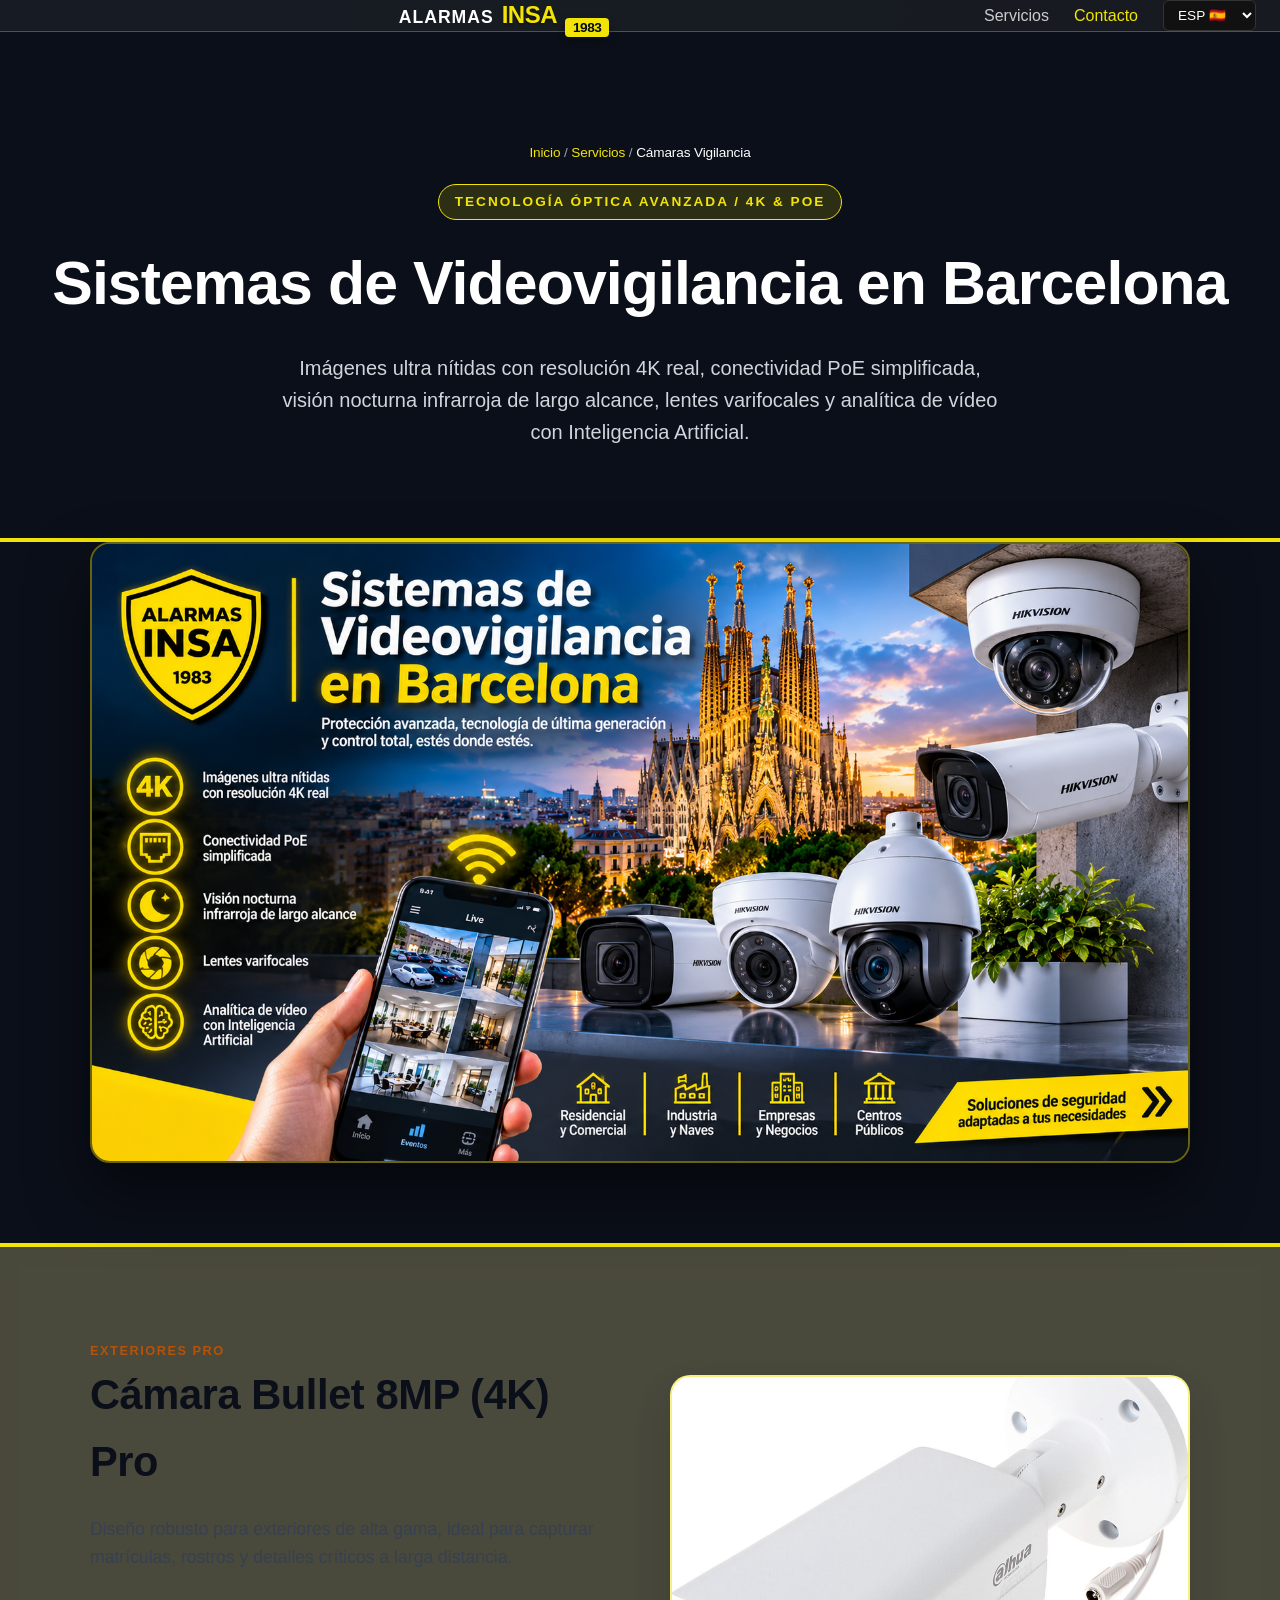
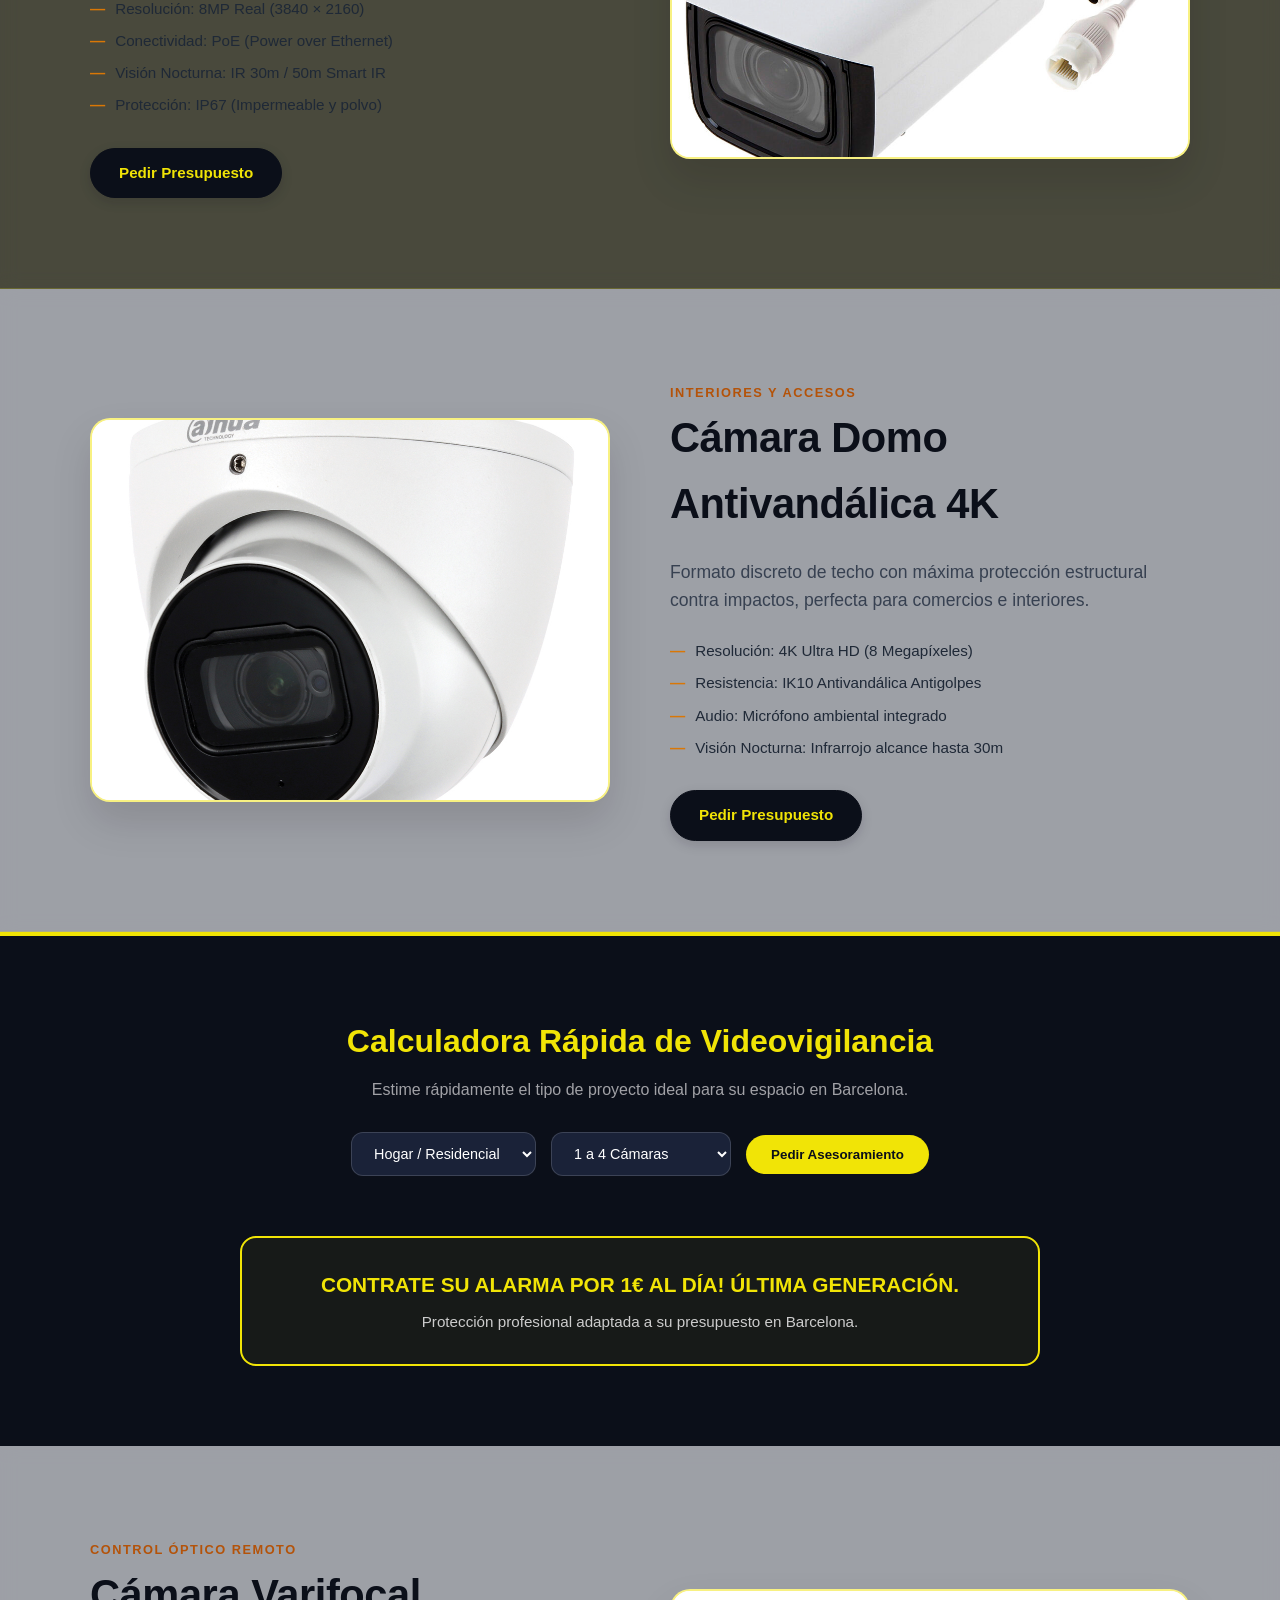
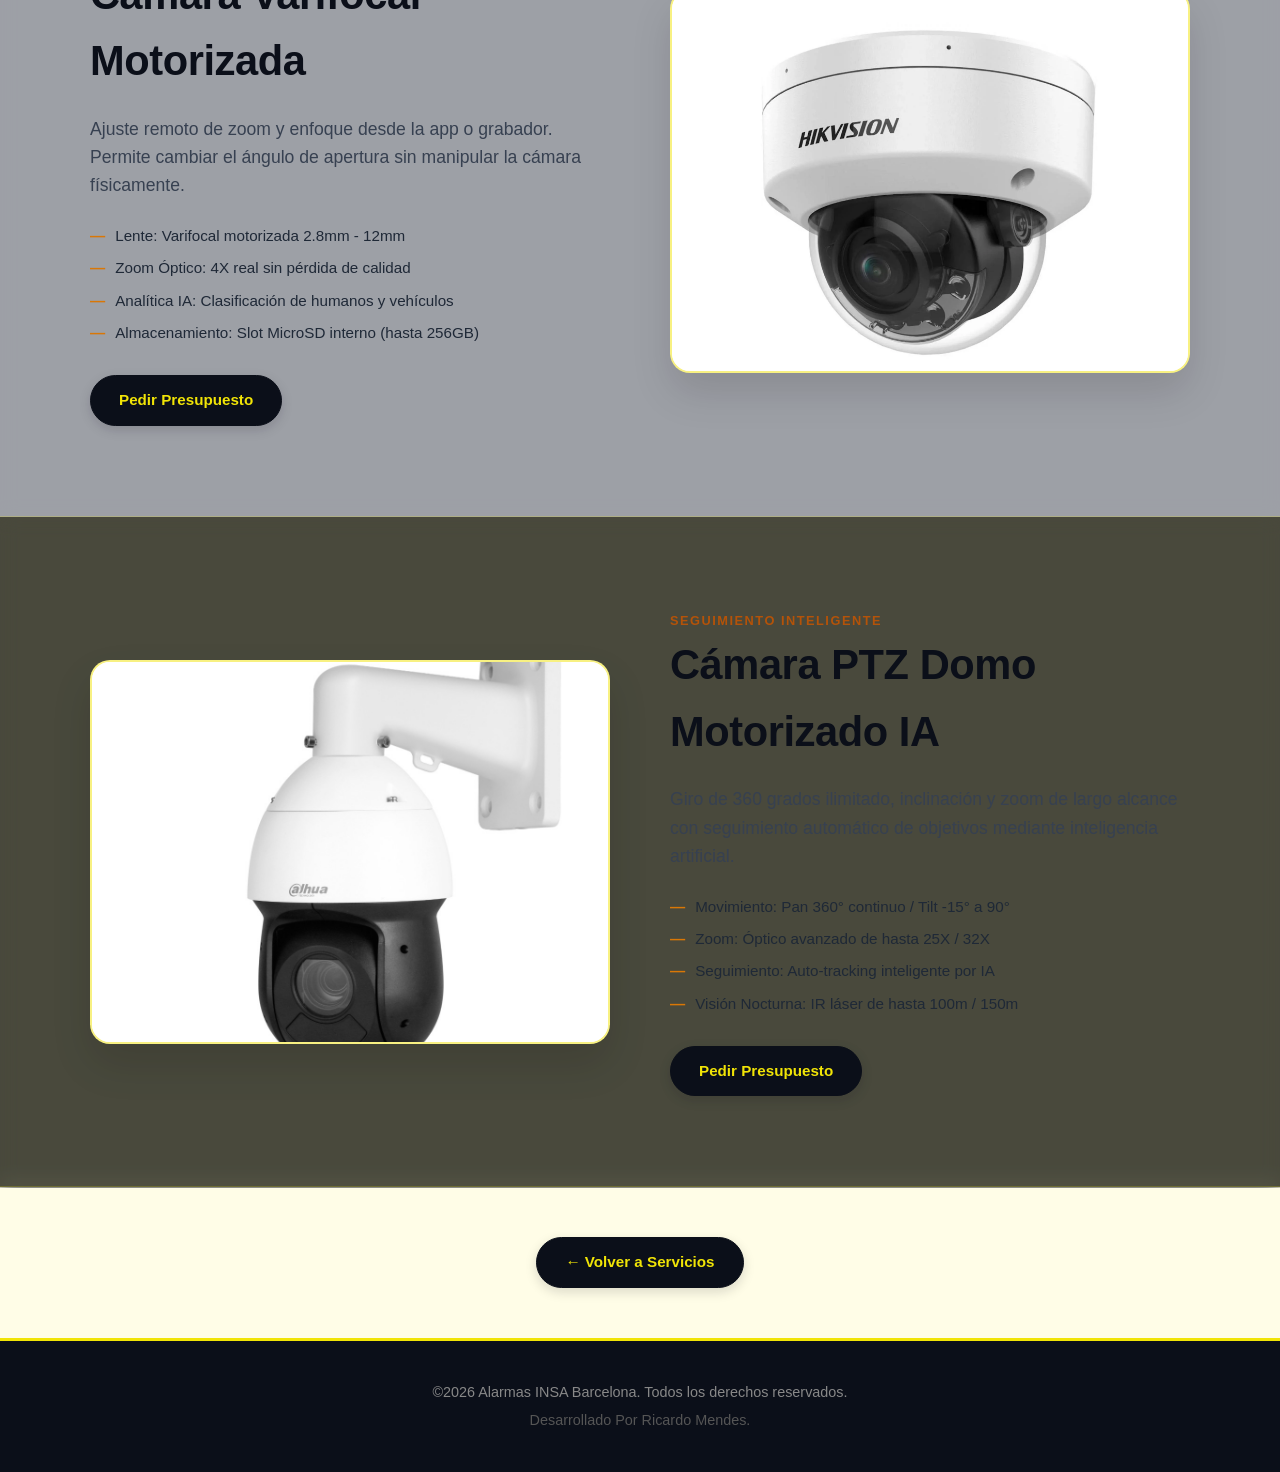
<file: servicios/videovigilancia.html>
<!DOCTYPE html>
<html lang="es">

<head>
    <meta charset="UTF-8">
    <meta name="viewport" content="width=device-width, initial-scale=1.0, maximum-scale=5.0">
    <title>Videovigilancia Profesional 4K - INSA Seguridad Barcelona</title>
    <link rel="stylesheet" href="../assets/css/styles.css">
    
    <style>
        /* Paleta Oficial INSA (Exatamente igual ao Index) */
        body {
            background: linear-gradient(135deg, #FFFDE7 0%, #FFF9C4 50%, #FFF59D 100%);
            background-attachment: fixed;
            color: #1d1d1f;
            font-family: -apple-system, BlinkMacSystemFont, "SF Pro Display", "SF Pro Text", "Segoe UI", Roboto, sans-serif;
            margin: 0;
            padding: 0;
            -webkit-font-smoothing: antialiased;
            overflow-x: hidden;
        }

        /* Header Translúcido Estilo Apple com Padrão INSA */
        .site-header {
            background: rgba(11, 15, 25, 0.95);
            backdrop-filter: blur(20px);
            -webkit-backdrop-filter: blur(20px);
            position: sticky;
            top: 0;
            z-index: 1000;
            border-bottom: 1px solid rgba(241, 228, 6, 0.3);
        }

        /* Hero / Topo Estilo Apresentação Apple com Fundo Escuro Corporativo INSA */
        .apple-hero {
            text-align: center;
            padding: 110px 20px 90px 20px;
            background-color: #0b0f19;
            color: #fff;
            border-bottom: 4px solid #f1e406;
        }

        .breadcrumb {
            font-size: 0.85rem;
            color: #9ca3af;
            margin-bottom: 20px;
            letter-spacing: -0.01em;
        }

        .breadcrumb a {
            color: #f1e406;
            text-decoration: none;
        }

        .badge-category {
            display: inline-block;
            background: rgba(241, 228, 6, 0.15);
            color: #f1e406;
            border: 1px solid #f1e406;
            padding: 6px 16px;
            border-radius: 980px;
            font-size: 0.85rem;
            font-weight: 600;
            margin-bottom: 15px;
            text-transform: uppercase;
            letter-spacing: 2px;
        }

        .apple-hero h1 {
            font-size: 3.8rem;
            font-weight: 700;
            color: #ffffff;
            margin: 0 0 20px 0;
            letter-spacing: -0.015em;
        }

        .apple-hero h1 span {
            color: #f1e406;
        }

        .apple-hero p {
            font-size: 1.25rem;
            font-weight: 400;
            color: #d1d5db;
            max-width: 720px;
            margin: 0 auto;
            line-height: 1.6;
        }

        /* Faixas Horizontais Estilo Apple Showcase (Integradas com o fundo gradiente suave INSA) */
        .apple-showcase-section {
            padding: 90px 20px;
            border-bottom: 1px solid rgba(241, 228, 6, 0.2);
            display: flex;
            align-items: center;
            justify-content: center;
        }

        /* Alternância elegante de blocos mantendo a identidade visual */
        .apple-showcase-section:nth-child(odd) {
            background-color: rgba(255, 255, 255, 0.6);
            backdrop-filter: blur(10px);
        }

        .apple-showcase-section:nth-child(even) {
            background-color: rgba(254, 240, 138, 0.25);
            backdrop-filter: blur(10px);
        }

        .apple-showcase-content {
            max-width: 1100px;
            width: 100%;
            display: grid;
            grid-template-columns: 1fr 1fr;
            gap: 60px;
            align-items: center;
        }

        .apple-showcase-section.reverse .apple-showcase-content {
            direction: rtl;
        }

        .apple-showcase-section.reverse .apple-showcase-text {
            direction: ltr;
        }

        .apple-showcase-text h3 {
            font-size: 2.6rem;
            font-weight: 700;
            color: #0b0f19;
            margin: 0 0 20px 0;
            letter-spacing: -0.01em;
        }

        .apple-showcase-text p {
            font-size: 1.1rem;
            color: #374151;
            line-height: 1.6;
            margin: 0 0 25px 0;
        }

        /* Imagens Imersivas com Borda e Sombra Oficial INSA */
        .apple-media-wrapper {
            width: 100%;
            border-radius: 20px;
            overflow: hidden;
            box-shadow: 0 20px 40px rgba(0, 0, 0, 0.12);
            border: 2px solid rgba(241, 228, 6, 0.5);
            background: #fff;
        }

        .apple-media-wrapper img {
            width: 100%;
            height: auto;
            max-height: 380px;
            object-fit: cover;
            display: block;
            transition: transform 0.6s cubic-bezier(0.16, 1, 0.3, 1);
        }

        .apple-media-wrapper:hover img {
            transform: scale(1.03);
        }

        /* Lista de Especificações */
        .specs-minimal-list {
            list-style: none;
            padding: 0;
            margin: 0 0 30px 0;
            font-size: 0.95rem;
            color: #1f2937;
        }

        .specs-minimal-list li {
            margin-bottom: 8px;
            display: flex;
            align-items: center;
            gap: 10px;
            font-weight: 500;
        }

        .specs-minimal-list li::before {
            content: "—";
            color: #d97706;
            font-weight: 700;
        }

        /* Botão Pílula Padrão INSA (Preto com Amarelo Oficial) */
        .apple-pill-btn {
            display: inline-flex;
            align-items: center;
            justify-content: center;
            background-color: #0b0f19;
            color: #f1e406;
            padding: 12px 28px;
            border-radius: 980px;
            font-weight: 700;
            font-size: 0.95rem;
            text-decoration: none;
            transition: background 0.3s, transform 0.2s, color 0.3s;
            border: 1px solid #0b0f19;
            box-shadow: 0 4px 12px rgba(11, 15, 25, 0.15);
        }

        .apple-pill-btn:hover {
            background-color: #f1e406;
            color: #0b0f19;
            transform: scale(1.02);
        }

        /* Seção do Simulador e Banner Institucional Escuro INSA */
        .apple-banner-section {
            padding: 80px 20px;
            background-color: #0b0f19;
            color: #fff;
            text-align: center;
            border-top: 4px solid #f1e406;
        }

        .apple-banner-box {
            max-width: 800px;
            margin: 0 auto;
        }

        .simulator-inputs {
            display: flex;
            flex-wrap: wrap;
            gap: 15px;
            justify-content: center;
            align-items: center;
            margin-top: 20px;
        }

        .simulator-select {
            background: #1a2238;
            color: #fff;
            border: 1px solid rgba(255,255,255,0.15);
            padding: 12px 18px;
            border-radius: 12px;
            font-size: 0.9rem;
            outline: none;
            cursor: pointer;
        }

        .simulator-btn {
            background-color: #f1e406;
            color: #0b0f19;
            border: none;
            padding: 12px 25px;
            border-radius: 980px;
            font-weight: 700;
            cursor: pointer;
            transition: transform 0.2s;
        }

        .simulator-btn:hover {
            transform: scale(1.02);
        }

        /* Responsividade */
        @media (max-width: 768px) {
            .apple-showcase-content {
                grid-template-columns: 1fr;
                gap: 30px;
            }
            .apple-showcase-section.reverse .apple-showcase-content {
                direction: ltr;
            }
            .apple-hero h1 {
                font-size: 2.6rem;
            }
            .apple-showcase-text h3 {
                font-size: 2rem;
            }
        }
    </style>
</head>

<body class="pagina-alarmas">

    <header class="site-header">
        <div class="container header-content"
            style="display: flex; justify-content: space-between; align-items: center; padding: 15px 20px; max-width: 1160px; margin: 0 auto;">
            <a href="../index.html" class="logo" style="text-decoration: none;">
                <h2
                    style="font-size: 1.8rem; font-weight: 900; letter-spacing: -0.5px; display: inline-flex; align-items: baseline; gap: 8px; line-height: 1; margin: 0;">
                    <span class="logo-alarmas"
                        style="font-size: 1.1rem; font-weight: 800; text-transform: uppercase; letter-spacing: 1px; color: #ffffff !important;">Alarmas</span>
                    <span style="color: #f1e406; text-shadow: 0 1.5px 2px rgba(0,0,0,0.3);">INSA</span>
                    <span
                        style="font-size: 0.85rem; font-weight: 800; background: #f1e406; color: #060913; padding: 3px 8px; border-radius: 4px; position: relative; top: 4px; box-shadow: 0 3px 8px rgba(0,0,0,0.3)">1983</span>
                </h2>
            </a>

            <nav style="display: flex; gap: 25px; align-items: center;">
                <a href="../index.html#servicios" style="color: #ccc; text-decoration: none; font-weight: 500;"
                    data-i18n="nav_services">Servicios</a>
                <a href="../index.html#contacto" style="color: #f1e406; text-decoration: none; font-weight: 500;"
                    data-i18n="nav_contacto">Contacto</a>

                <select id="langSelect" class="lang-selector"
                    style="background: #111; color: #fff; border: 1px solid #333; padding: 5px 8px; border-radius: 6px; cursor: pointer;">
                    <option value="ca">CAT 🇪🇸</option>
                    <option value="es" selected>ESP 🇪🇸</option>
                    <option value="en">ENG 🇬🇧</option>
                </select>
            </nav>
        </div>
    </header>

    <!-- HERO / TOPO IMERSIVO COM PADRÃO INSA -->
    <div class="apple-hero">
        <div class="breadcrumb">
            <a href="../index.html" data-i18n="breadcrumb_home">Inicio</a> / <a href="../index.html#servicios"
                data-i18n="breadcrumb_servicios">Servicios</a> / <span style="color:#fff;"
                data-i18n="breadcrumb_video_vigilancia">Video vigilancia CCTV</span>
        </div>
        <div class="badge-category" data-i18n="video_badge">Tecnología Óptica Avanzada / 4K & PoE</div>
        <h1 data-i18n="video_title">Videovigilancia 4K. <br><span>Claridad absoluta.</span></h1>
        <p data-i18n="video_subtitle">
            Imágenes ultra nítidas con resolución 4K real, conectividad PoE simplificada y analítica inteligente con IA diseñada para proteger lo que más importa en Barcelona.
        </p>
    </div>

    <!-- Banner 4K Imersivo Principal -->
    <div style="background-color: #0b0f19; padding: 0 20px 80px 20px; text-align: center; border-bottom: 4px solid #f1e406;">
        <div style="max-width: 1100px; margin: 0 auto; border-radius: 20px; overflow: hidden; box-shadow: 0 30px 60px rgba(0,0,0,0.5); border: 2px solid rgba(241,228,6,0.4);">
            <img src="../assets/img/Videovigilância.png" alt="Videovigilancia 4K INSA" style="width: 100%; height: auto; display: block;">
        </div>
    </div>

    <!-- SEÇÃO DE MODELOS DE CÂMERAS (ESTILO APPLE COM CORES INSA) -->

    <!-- Modelo 1: Bullet 8MP -->
    <section class="apple-showcase-section">
        <div class="apple-showcase-content">
            <div class="apple-showcase-text">
                <span style="color: #b45309; font-size: 0.8rem; font-weight: 700; text-transform: uppercase; letter-spacing: 1.5px;" data-i18n="video_badge1">Exteriores Pro</span>
                <h3 data-i18n="video_card1_title">Cámara Bullet 8MP (4K) Pro</h3>
                <p data-i18n="video_card1_desc">
                    Diseño robusto para exteriores de alta gama, ideal para capturar matrículas y detalles críticos a larga distancia sin pérdida de calidad.
                </p>
                <ul class="specs-minimal-list">
                    <li data-i18n="video_card1_spec1">Resolución: 8MP Real (3840 × 2160)</li>
                    <li data-i18n="video_card1_spec2">Conectividad: PoE Plug & Play</li>
                    <li data-i18n="video_card1_spec3">Visión Nocturna: IR 30m / 50m Smart IR</li>
                    <li data-i18n="video_card1_spec5">Protección: IP67 Impermeable y polvo</li>
                </ul>
                <a href="https://wa.me/34933004024?text=Hola,%20quiero%20cotizar%20la%20Cámara%20Bullet%208MP%204K%20Pro" target="_blank" class="apple-pill-btn" data-i18n="btn_presupuesto">Pedir Presupuesto</a>
            </div>
            <div class="apple-media-wrapper">
                <img src="../assets/img/bullet-8mp-pro.jpg" alt="Cámara Bullet 8MP (4K) Pro">
            </div>
        </div>
    </section>

    <!-- Modelo 2: Domo Antivandálica (Invertida) -->
    <section class="apple-showcase-section reverse">
        <div class="apple-showcase-content">
            <div class="apple-showcase-text">
                <span style="color: #b45309; font-size: 0.8rem; font-weight: 700; text-transform: uppercase; letter-spacing: 1.5px;" data-i18n="video_badge2">Interiores y Accesos</span>
                <h3 data-i18n="video_card2_title">Cámara Domo Antivandálica 4K</h3>
                <p data-i18n="video_card2_desc">
                    Formato discreto de techo con máxima protección estructural contra impactos, perfecta para pasillos, parkings y accesos comerciales.
                </p>
                <ul class="specs-minimal-list">
                    <li data-i18n="video_card2_spec1">Resolución: 4K Ultra HD (8 Megapíxeles)</li>
                    <li data-i18n="video_card2_spec2">Resistencia: IK10 Antivandálica Antigolpes</li>
                    <li data-i18n="video_card2_spec4">Audio: Micrófono ambiental integrado</li>
                    <li data-i18n="video_card2_spec5">Visión Nocturna: Infrarrojo hasta 30m</li>
                </ul>
                <a href="https://wa.me/34933004024?text=Hola,%20quiero%20cotizar%20la%20Cámara%20Domo%20Antivandálica%204K" target="_blank" class="apple-pill-btn" data-i18n="btn_presupuesto">Pedir Presupuesto</a>
            </div>
            <div class="apple-media-wrapper">
                <img src="../assets/img/CámaraDomoAntivandálica4K.jpg" alt="Cámara Domo Antivandálica 4K">
            </div>
        </div>
    </section>

    <!-- SEÇÃO DO SIMULADOR E PROMOÇÃO -->
    <section class="apple-banner-section">
        <div class="apple-banner-box">
            <h3 data-i18n="sim_box_title" style="color: #f1e406; font-size: 2rem; margin-bottom: 10px;">Calculadora Rápida de Videovigilancia</h3>
            <p data-i18n="sim_box_desc" style="color: #a1a1a6; margin-bottom: 30px;">Estime rápidamente el tipo de proyecto ideal para su espacio en Barcelona.</p>
            <div class="simulator-inputs">
                <select class="simulator-select" id="simTipo">
                    <option value="hogar" data-i18n="sim_opt_hogar">Hogar / Residencial</option>
                    <option value="negocio" data-i18n="sim_opt_negocio">Comercio / Negocio</option>
                    <option value="industrial" data-i18n="sim_opt_industrial">Nave Industrial</option>
                </select>
                <select class="simulator-select" id="simCamaras">
                    <option value="1-4" data-i18n="sim_cam_1">1 a 4 Cámaras</option>
                    <option value="5-8" data-i18n="sim_cam_2">5 a 8 Cámaras</option>
                    <option value="8+" data-i18n="sim_cam_3">Más de 8 Cámaras</option>
                </select>
                <button class="simulator-btn" onclick="window.open('https://wa.me/34933004024?text=Hola,%20hice%20una%20simulación%20en%20la%20web%20para%20mi%20proyecto', '_blank')" data-i18n="sim_btn_action">Pedir Asesoramiento</button>
            </div>
        </div>

        <div style="margin-top: 60px; padding: 30px; border: 2px solid #f1e406; border-radius: 16px; max-width: 800px; margin-left: auto; margin-right: auto; background: rgba(241,228,6,0.05);">
            <p style="margin: 0; font-size: 1.3rem; font-weight: 800; color: #f1e406; text-transform: uppercase;" data-i18n="hero_title">
                ¡Contrate su sistema de seguridad por sólo 1€ al día!
            </p>
            <p style="margin: 8px 0 0 0; font-size: 0.95rem; color: #ccc;" data-i18n="promo_banner_sub">
                Protección profesional adaptada a su presupuesto en Barcelona.
            </p>
        </div>
    </section>

    <!-- Modelo 3: Varifocal Motorizada -->
    <section class="apple-showcase-section">
        <div class="apple-showcase-content">
            <div class="apple-showcase-text">
                <span style="color: #b45309; font-size: 0.8rem; font-weight: 700; text-transform: uppercase; letter-spacing: 1.5px;" data-i18n="video_badge3">Control Óptico Remoto</span>
                <h3 data-i18n="video_card3_title">Cámara Varifocal Motorizada</h3>
                <p data-i18n="video_card3_desc">
                    Ajuste remoto de zoom y enfoque desde la app o grabador sin necesidad de manipular la cámara físicamente en altura.
                </p>
                <ul class="specs-minimal-list">
                    <li data-i18n="video_card3_spec1">Lente: Varifocal motorizada 2.8mm - 12mm</li>
                    <li data-i18n="video_card3_spec2">Zoom Óptico: 4X real sin pérdida</li>
                    <li data-i18n="video_card3_spec3">Analítica IA: Clasificación humanos/vehículos</li>
                    <li data-i18n="video_card3_spec4">Almacenamiento: Slot MicroSD hasta 256GB</li>
                </ul>
                <a href="https://wa.me/34933004024?text=Hola,%20me%20interesa%20la%20Cámara%20Varifocal%20Motorizada" target="_blank" class="apple-pill-btn" data-i18n="btn_presupuesto">Pedir Presupuesto</a>
            </div>
            <div class="apple-media-wrapper">
                <img src="../assets/img/CámaraVarifocalMotorizada.jpg" alt="Cámara Varifocal Motorizada">
            </div>
        </div>
    </section>

    <!-- Modelo 4: PTZ Domo Motorizado IA (Invertida) -->
    <section class="apple-showcase-section reverse">
        <div class="apple-showcase-content">
            <div class="apple-showcase-text">
                <span style="color: #b45309; font-size: 0.8rem; font-weight: 700; text-transform: uppercase; letter-spacing: 1.5px;" data-i18n="video_badge4">Seguimiento Inteligente</span>
                <h3 data-i18n="video_card4_title">Cámara PTZ Domo Motorizado IA</h3>
                <p data-i18n="video_card4_desc">
                    Giro de 360 grados ilimitado y zoom de largo alcance con seguimiento automático de objetivos por Inteligencia Artificial.
                </p>
                <ul class="specs-minimal-list">
                    <li data-i18n="video_card4_spec1">Movimiento: Pan 360° continuo / Tilt -15° a 90°</li>
                    <li data-i18n="video_card4_spec2">Zoom: Óptico avanzado 25X / 32X</li>
                    <li data-i18n="video_card4_spec3">Seguimiento: Auto-tracking inteligente IA</li>
                    <li data-i18n="video_card4_spec4">Visión Nocturna: IR láser hasta 150m</li>
                </ul>
                <a href="https://wa.me/34933004024?text=Hola,%20quiero%20cotizar%20la%20Cámara%20PTZ%20Motorizada%20con%20IA" target="_blank" class="apple-pill-btn" data-i18n="btn_presupuesto">Pedir Presupuesto</a>
            </div>
            <div class="apple-media-wrapper">
                <img src="../assets/img/CámaraPTZ DomoMotorizado.jpg" alt="Cámara PTZ Domo Motorizado IA">
            </div>
        </div>
    </section>

    

    <div style="text-align: center; padding: 50px 0; background-color: #FFFDE7;">
        <a href="../index.html#servicios" class="apple-pill-btn" data-i18n="back_to_services">← Volver a Servicios</a>
    </div>

    <footer style="background: #0b0f19; color: #888; text-align: center; padding: 40px 0; font-size: 0.9rem; border-top: 3px solid #f1e406;">
        <div class="container" style="max-width: 1100px; margin: 0 auto; padding: 0 20px;">
            <p>&copy;2026 Alarmas INSA Barcelona. Todos los derechos reservados.</p>
            <p style="margin-top: 5px; color: #555;">Desarrollado Por Ricardo Mendes.</p>
        </div>
    </footer>

    <script>
        async function loadAlarmasLanguage() {
            const savedLang = localStorage.getItem('preferred_lang') || 'es';
            const selectElem = document.getElementById('langSelect');
            if (selectElem) selectElem.value = savedLang;

            try {
                let response = await fetch(`../assets/locales/${savedLang}.json`);
                if (!response.ok) throw new Error(`Não foi possível carregar o arquivo ../assets/locales/${savedLang}.json`);
                let translations = await response.json();

                function getNestedTranslation(obj, path) {
                    return path.split('.').reduce((prev, curr) => (prev ? prev[curr] : null), obj);
                }

                document.querySelectorAll('[data-i18n]').forEach(element => {
                    const key = element.getAttribute('data-i18n');
                    let translation = getNestedTranslation(translations, key);
                    if (!translation && translations[key]) translation = translations[key];
                    if (translation) element.innerHTML = translation;
                });

                document.documentElement.setAttribute('lang', savedLang);
            } catch (error) {
                console.error("Erro ao carregar tradução na página de alarmes:", error);
            }
        }

        window.addEventListener('DOMContentLoaded', () => {
            loadAlarmasLanguage();
            const selectElem = document.getElementById('langSelect');
            if (selectElem) {
                selectElem.addEventListener('change', (e) => {
                    localStorage.setItem('preferred_lang', e.target.value);
                    loadAlarmasLanguage();
                });
            }
        });
    </script>
</body>

</html>
</file>
<file: assets/css/styles.css>
/* ==========================================================================
   ALARMASINSA.COM — IDENTIDADE UNIFICADA (AZUL HIGH-TECH, BRANCO E AMARELO INSA)
   ========================================================================== */

:root {
  --brand-yellow: #f1e406;
  /* Amarelo Oficial INSA */
  --brand-blue: #060913;
  /* Azul Escuro Noturno High-Tech (substitui o preto) */
  --brand-blue-soft: #0c1222;
  /* Azul secundário para superfícies escuras */
  --brand-blue-hover: #111a30;
  /* Azul hover */

  /* Fundo do Body: Branco Puro com sutil toque dourado */
  --bg-page: #fffefa;
  --bg-surface: #fffefa;
  --bg-subtle: #fffbeb;
  --bg-icon: #fefce8;

  /* Tipografia (Usando o Azul Escuro no lugar do preto para textos de destaque) */
  --text-primary: #060913;
  /* Azul escuro corporativo para títulos */
  --text-secondary: #374151;
  /* Cinza elegante para parágrafos */
  --text-on-dark: #ffffff;
  --text-on-yellow: #060913;

  /* Feedback & Bordas */
  --color-error: #dc2626;
  --color-success: #16a34a;
  --border-light: #e5e7eb;
  --border-gold: rgba(241, 228, 6, 0.3);

  --shadow-premium: 0 15px 30px -10px rgba(241, 228, 6, 0.15);
  --shadow-hover: 0 20px 40px -10px rgba(6, 9, 19, 0.12);
  --transition-smooth: all 0.4s cubic-bezier(0.16, 1, 0.3, 1);
}

/* RESET & BASE */
* {
  margin: 0;
  padding: 0;
  box-sizing: border-box;
  font-family:
    -apple-system, BlinkMacSystemFont, "Segoe UI", Roboto, Helvetica, Arial,
    sans-serif;
  -webkit-font-smoothing: antialiased;
  -moz-osx-font-smoothing: grayscale;
}

body {
  color: var(--text-primary);
  line-height: 1.6;
  background: linear-gradient(20deg, #f1e406 0%, #fffefa 50%, #fffbeb 100%);
  background-attachment: fixed;
  overflow-x: hidden;
}

.container {
  max-width: 1200px;
  margin: 0 auto;
  padding: 0 24px;
}

/* SEÇÃO HEADERS */
.section-header {
  text-align: left;
  margin-bottom: 2.5rem;
}

.section-tag {
  color: #9a8802;
  font-size: 0.75rem;
  font-weight: 800;
  letter-spacing: 2px;
  text-transform: uppercase;
  display: flex;
  align-items: center;
  gap: 8px;
  margin-bottom: 8px;
}

.section-tag::before {
  content: "";
  display: inline-block;
  width: 20px;
  height: 2px;
  background-color: var(--brand-yellow);
}

/* BOTÕES */
.btn {
  display: inline-flex;
  align-items: center;
  justify-content: center;
  padding: 14px 28px;
  border-radius: 20px;
  text-decoration: none;
  font-weight: 700;
  transition: var(--transition-smooth);
  cursor: pointer;
  text-align: center;
  border: none;
}

.btn-primary {
  background: var(--brand-yellow);
  color: var(--text-on-yellow);
  box-shadow: 0 8px 20px -4px rgba(241, 228, 6, 0.4);
}

.btn-primary:hover {
  background: #dccc03;
  transform: translateY(-2px);
}

.btn-secondary {
  background: var(--brand-blue);
  color: var(--brand-yellow);
  border: 2px solid var(--brand-yellow);
}

.btn-secondary:hover {
  background: var(--brand-yellow);
  color: var(--text-on-yellow);
  transform: translateY(-2px);
}

.btn-large {
  padding: 18px 36px;
  font-size: 1.125rem;
}

.btn-sm {
  padding: 8px 16px;
  font-size: 0.875rem;
}

.btn-block {
  width: 100%;
}

.btn-call {
  background: rgba(6, 9, 19, 0.05);
  color: var(--text-primary);
  border: 1px solid rgba(6, 9, 19, 0.15);
}

.navbar.scrolled .btn-call {
  background: rgba(255, 255, 255, 0.1);
  color: #ffffff;
  border-color: rgba(255, 255, 255, 0.2);
}

.btn-call:hover {
  background: var(--brand-yellow);
  color: var(--text-on-yellow);
  border-color: var(--brand-yellow);
}

.btn-whatsapp-header {
  background: rgba(37, 211, 102, 0.15);
  color: #168a40;
  border: 1px solid rgba(37, 211, 102, 0.3);
}

.btn-whatsapp-header:hover {
  background: #25d366;
  color: #ffffff;
}

.btn-outline-hero {
  border: 2px solid var(--brand-blue);
  color: var(--brand-blue);
  background: transparent;
}

.btn-outline-hero:hover {
  background: var(--brand-blue);
  color: var(--brand-yellow);
}

/* NAVBAR DINÂMICA */
.navbar {
  position: sticky;
  top: 0;
  z-index: 1000;
  padding: 16px 0;
  background: rgba(255, 255, 255, 0.85);
  backdrop-filter: blur(10px);
  -webkit-backdrop-filter: blur(10px);
  border-bottom: 1px solid transparent;
  transition: all 0.4s ease;
}

.navbar.scrolled {
  background: rgba(6, 9, 19, 0.95);
  backdrop-filter: blur(16px);
  -webkit-backdrop-filter: blur(16px);
  border-bottom: 2px solid var(--brand-yellow);
  padding: 12px 0;
  box-shadow: 0 10px 30px rgba(6, 9, 19, 0.3);
}

.navbar:not(.scrolled) .logo-alarmas {
  color: #060913 !important;
}

.navbar.scrolled .logo-alarmas {
  color: #ffffff !important;
}

.navbar-content {
  display: flex;
  align-items: center;
  justify-content: space-between;
  width: 100%;
  max-width: 1200px;
  min-width: 60px;
  margin: 0 auto;
  padding: 0 20px;
  box-sizing: border-box;
}

.logo {
  display: flex;
  align-items: center;
  flex-shrink: 0;
}

.logo a {
  text-decoration: none;
}

.logo h2 {
  color: var(--brand-blue);
  font-size: 1.8rem;
  font-weight: 900;
  transition: color 0.3s ease;
}

.navbar.scrolled .logo h2 {
  color: #ffffff;
}

.logo h2 span {
  color: #b8a902;
  transition: color 0.3s ease;
}

.navbar.scrolled .logo h2 span {
  color: var(--brand-yellow);
}

.nav-menu {
  display: flex;
  align-items: center;
  gap: 18px;
}

.nav-menu > a,
.nav-menu > .dropdown {
  display: inline-flex;
  align-items: center;
  justify-content: center;
  text-decoration: none !important;
  height: 100%;
}

.nav-menu .dropdown-toggle {
  display: inline-flex;
  align-items: center;
  text-decoration: none !important;
  margin: 0 !important;
}

.nav-menu a,
.nav-menu .dropdown-toggle {
  line-height: normal;
  vertical-align: middle;
}

.navbar.scrolled .nav-menu a,
.navbar.scrolled .nav-menu .dropdown-toggle {
  color: rgba(255, 255, 255, 0.85);
}

.nav-menu a:hover,
.nav-menu .dropdown:hover .dropdown-toggle {
  color: #b8a902;
  text-decoration: none !important;
}

.navbar.scrolled .nav-menu a:hover,
.navbar.scrolled .nav-menu .dropdown:hover .dropdown-toggle {
  color: var(--brand-yellow);
  text-decoration: none !important;
}

/* Dropdown */
.dropdown {
  position: relative;
  display: inline-block;
}

.dropdown-menu {
  position: absolute;
  top: 100%;
  left: 0;
  background: #ffffff;
  min-width: 210px;
  box-shadow: 0 15px 35px rgba(6, 9, 19, 0.1);
  border: 1px solid rgba(241, 228, 6, 0.3);
  border-radius: 4px;
  list-style: none;
  padding: 8px 0;
  margin-top: 14px;
  opacity: 0;
  visibility: hidden;
  transform: translateY(10px);
  transition: var(--transition-smooth);
  z-index: 1100;
}

.dropdown-menu li a {
  text-decoration: none !important;
}

.navbar.scrolled .dropdown-menu {
  background: var(--brand-blue-hover);
  border-color: rgba(241, 228, 6, 0.2);
}

.dropdown:hover .dropdown-menu {
  opacity: 1;
  visibility: visible;
  transform: translateY(0);
}

.dropdown-menu li {
  list-style: none;
  width: 100%;
}

.dropdown-menu li a {
  display: block;
  padding: 10px 18px;
  color: #4b5563 !important;
  font-size: 0.9rem;
  font-weight: 500;
}

.navbar.scrolled .dropdown-menu li a {
  color: #cccccc !important;
}

.dropdown-menu li a:hover {
  background-color: #fefce8;
  color: #b8a902 !important;
  padding-left: 22px;
}

.navbar.scrolled .dropdown-menu li a:hover {
  background-color: var(--brand-blue);
  color: var(--brand-yellow) !important;
}

.nav-actions {
  display: flex;
  align-items: center;
  gap: 16px;
  flex-shrink: 0;
}

.nav-actions .btn,
.nav-actions .lang-selector {
  display: inline-flex;
  align-items: center;
  justify-content: center;
  height: 40px;
  margin: 0;
  padding: 0 16px;
  box-sizing: border-box;
  vertical-align: middle;
  white-space: nowrap;
}

.lang-selector {
  appearance: auto;
  -webkit-appearance: auto;
  line-height: 1;
}

.navbar.scrolled .lang-selector {
  background: #111a30;
  color: #ffffff;
  border-color: rgba(241, 228, 6, 0.3);
}

.lang-selector option {
  background-color: #ffffff;
  color: var(--brand-blue);
}

.navbar.scrolled .lang-selector option {
  background-color: var(--brand-blue);
  color: #ffffff;
}

.hero {
  position: relative;
  width: 100%;
  min-height: 80vh;
  display: flex;
  align-items: center;
  justify-content: center;
  text-align: center;
  color: var(--text-primary);
  background: radial-gradient(
    circle at center,
    rgba(241, 228, 6, 0.15) 0%,
    transparent 70%
  );
  padding: 60px 0;
}

.hero h1 {
  font-size: 3.2rem;
  margin-bottom: 24px;
  font-weight: 900;
  line-height: 1.15;
  color: var(--brand-blue);
}

.hero h1 span {
  color: #9a8802;
  background: rgba(241, 228, 6, 0.25);
  padding: 0 8px;
  border-radius: 20px;
}

.hero p {
  font-size: 1.2rem;
  max-width: 780px;
  margin: 0 auto 40px auto;
  color: var(--text-secondary);
}

.hero-buttons {
  display: flex;
  justify-content: center;
  gap: 16px;
}

/* ESTATÍSTICAS */
.stats-grid {
  display: grid;
  grid-template-columns: repeat(auto-fit, minmax(200px, 1fr));
  gap: 20px;
  text-align: center;
  margin-bottom: 60px;
  padding-bottom: 40px;
  border-bottom: 1px solid var(--border-gold);
}

.stat-item .number {
  font-size: 3.2rem;
  font-weight: 900;
  color: #f1e406;
  -webkit-text-stroke: 1px #9a8802;
  line-height: 1;
}

.stat-item .label {
  font-size: 0.75rem;
  color: var(--text-secondary);
  font-weight: 700;
  letter-spacing: 1.5px;
  margin-top: 8px;
  text-transform: uppercase;
}
/* --- ESTADO INICIAL (Empilhados / Escondidos antes do scroll) --- */
.solutions-container .flip-card {
  opacity: 0;
  transform: translateY(40px) scale(0.95);
  transition:
    transform 0.8s cubic-bezier(0.165, 0.84, 0.44, 1),
    opacity 0.8s ease;
  will-change: transform, opacity;
}

/* Atraso em cascata para cada card abrir um a seguir ao outro */
.solutions-container .flip-card:nth-child(1) {
  transition-delay: 0.1s;
}
.solutions-container .flip-card:nth-child(2) {
  transition-delay: 0.2s;
}
.solutions-container .flip-card:nth-child(3) {
  transition-delay: 0.3s;
}
.solutions-container .flip-card:nth-child(4) {
  transition-delay: 0.4s;
}

/* --- ESTADO ATIVO (Quando o utilizador faz scroll até lá) --- */
.solutions-container .flip-card.is-revealed {
  opacity: 1;
  transform: translateY(0) scale(1);
}

/* ==========================================
   NOVOS CARDS DE PROCESSO (BORDER HOVER + GLOW)
   ========================================== */
.process-grid {
  display: grid;
  grid-template-columns: repeat(auto-fit, minmax(240px, 1fr));
  gap: 25px;
  margin-top: 30px;
}

.process-card {
  position: relative;
  background-color: #ffffff;
  padding: 35px 25px;
  border-radius: 16px;
  overflow: hidden;
  z-index: 1;
  box-shadow: 0 10px 30px rgba(0, 0, 0, 0.05);
  border: 1px solid rgba(241, 228, 6, 0.35);
  /* Transição suave para transform, sombra e opacidade */
  transition:
    transform 0.4s cubic-bezier(0.165, 0.84, 0.44, 1),
    box-shadow 0.4s cubic-bezier(0.165, 0.84, 0.44, 1);
}

/* Camada interna invisível por defeito que faz o gradiente aparecer suavemente */
.process-card::before {
  content: "";
  position: absolute;
  inset: 0;
  background: linear-gradient(135deg, #060913 0%, #f1e406 50%, #706b03 100%);
  opacity: 0;
  z-index: -1;
  transition: opacity 0.5s ease; /* Transição fluida de fade in/out */
}

/* --- QUANDO ATIVADO (HOVER NO PC OU CLASSE JS NO MOBILE) --- */
.process-card.is-visible::before,
.process-card:hover::before {
  opacity: 1;
}

.process-card.is-visible,
.process-card:hover {
  transform: translateY(-8px) scale(1.02);
  box-shadow: 0 20px 40px rgba(241, 228, 6, 0.25);
  border-color: transparent;
}

/* --- NÚMERO DO CARD (01, 02...) --- */
.process-number {
  display: inline-flex;
  align-items: center;
  justify-content: center;
  width: 45px;
  height: 45px;
  background-color: rgba(241, 228, 6, 0.15);
  color: var(--brand-blue, #060913);
  font-weight: 700;
  font-size: 1.1rem;
  border-radius: 10px;
  margin-bottom: 20px;
  border: 1px solid rgba(241, 228, 6, 0.3);
  transition: all 0.4s ease;
}

.process-card.is-visible .process-number,
.process-card:hover .process-number,
.process-card:active .process-number {
  background-color: #060913;
  color: #f1e406;
  border-color: rgba(255, 255, 255, 0.2);
}

/* --- TÍTULOS E TEXTOS DO CARD --- */
.process-card h4 {
  font-size: 1.25rem;
  color: #111827;
  margin-bottom: 12px;
  font-weight: 700;
  font-family: inherit;
  transition: color 0.4s ease;
}

.process-card p {
  font-size: 0.95rem;
  color: #4b5563;
  line-height: 1.5;
  margin: 0;
  font-family: inherit;
  transition: color 0.4s ease;
}

/* Aplica a mudança de cor dos textos tanto no hover do PC quanto no scroll do telemóvel (.is-visible) */
.process-card.is-visible h4,
.process-card:hover h4,
.process-card:active h4 {
  color: #060913;
}

.process-card.is-visible p,
.process-card:hover p,
.process-card:active p {
  color: #1f2937;
}

/* --- EFEITO FLIP CARD 3D PARA SOLUÇÕES --- */
/* --- 1. CONTAINER & ANIMAÇÃO DE SCROLL (REVEAL) --- */
.solutions-container {
  display: grid;
  grid-template-columns: repeat(auto-fit, minmax(240px, 1fr));
  gap: 25px;
}

.solutions-container .flip-card {
  opacity: 0;
  transform: translateY(40px) scale(0.95);
  transition:
    transform 0.8s cubic-bezier(0.165, 0.84, 0.44, 1),
    opacity 0.8s ease;
  will-change: transform, opacity;
  background-color: transparent;
  width: 100%;
  height: 260px;
  perspective: 1000px;
  cursor: pointer;
}

/* Atraso em cascata para cada card abrir um a seguir ao outro no scroll */
.solutions-container .flip-card:nth-child(1) {
  transition-delay: 0.1s;
}
.solutions-container .flip-card:nth-child(2) {
  transition-delay: 0.2s;
}
.solutions-container .flip-card:nth-child(3) {
  transition-delay: 0.3s;
}
.solutions-container .flip-card:nth-child(4) {
  transition-delay: 0.4s;
}

.solutions-container .flip-card.is-revealed {
  opacity: 1;
  transform: translateY(0) scale(1);
}

/* --- 2. O ELEMENTO QUE FAZ O GIRO 3D (INNER) --- */
.flip-card-inner {
  position: relative;
  width: 100%;
  height: 100%;
  text-align: center;
  transition: transform 0.6s cubic-bezier(0.4, 0.2, 0.2, 1);
  transform-style: preserve-3d;
  box-shadow: 0 10px 30px rgba(0, 0, 0, 0.05);
  border-radius: 16px;
}

.flip-card:hover .flip-card-inner,
.flip-card:active .flip-card-inner {
  transform: rotateY(
    180deg
  ); /* Podes trocar para rotateX(180deg) se preferires o flip vertical */
}

/* --- 3. AS FACES DO CARD (FRENTE E VERSO) --- */
.card-front,
.card-back {
  position: absolute;
  width: 100%;
  height: 100%;
  backface-visibility: hidden;
  display: flex;
  flex-direction: column;
  justify-content: center;
  align-items: center;
  border-radius: 16px;
  padding: 30px 20px;
  box-sizing: border-box;
}

/* Frente com o amarelo suave translúcido e efeito vidro fosco */
.card-front {
  background: rgba(254, 252, 232, 0.85);
  backdrop-filter: blur(8px);
  -webkit-backdrop-filter: blur(8px);
  color: var(--text-primary, #060913);
  border: 1px solid rgba(241, 228, 6, 0.4);
}

.card-front h3 {
  font-size: 1.3rem;
  font-weight: 800;
  color: var(--text-primary);
  margin-bottom: 12px;
}

.flip-hint {
  font-size: 0.75rem;
  color: #9a8802;
  text-transform: uppercase;
  letter-spacing: 1px;
  margin-top: 10px;
  font-weight: 600;
}

/* Verso com gradiente azul high-tech da INSA */
.card-back {
  background: linear-gradient(135deg, #060913 0%, #111a30 100%);
  color: #ffffff;
  transform: rotateY(180deg);
  border: 2px solid var(--brand-yellow, #f1e406);
}

.card-back h3 {
  font-size: 1.15rem;
  font-weight: 800;
  color: var(--brand-yellow, #f1e406);
  margin-bottom: 10px;
}

.card-back p {
  font-size: 0.9rem;
  color: #d1d5db;
  line-height: 1.5;
  margin: 0;
}

/* --- FRENTE DO CARD --- */
.flip-card-front {
  background: rgba(
    254,
    252,
    232,
    0.85
  ); /* Tom suave de amarelo/creme translúcido (corresponde ao --bg-icon / --bg-subtle) */
  backdrop-filter: blur(8px); /* Efeito de vidro fosco moderno */
  -webkit-backdrop-filter: blur(8px);
  color: var(--text-primary, #060913);
  border: 1px solid rgba(241, 228, 6, 0.4); /* Borda suave com o amarelo da marca */
  box-shadow: 0 10px 30px rgba(241, 228, 6, 0.08); /* Sombra subtil dourada */
}

.flip-card-front h3 {
  font-size: 1.3rem;
  font-weight: 800;
  color: var(--text-primary);
  margin-bottom: 12px;
}

.flip-hint {
  font-size: 0.75rem;
  color: #9a8802; /* Tom de amarelo escuro/dourado para combinar */
  text-transform: uppercase;
  letter-spacing: 1px;
  margin-top: 10px;
  font-weight: 600;
}

/* --- VERSO DO CARD (Gradiente Oficial INSA) --- */
.flip-card-back {
  background: linear-gradient(135deg, #060913 0%, #111a30 100%);
  color: #ffffff;
  transform: rotateY(180deg); /* Já começa virado para trás */
  border: 2px solid var(--brand-yellow, #f1e406);
}

.flip-card-back h3 {
  font-size: 1.15rem;
  font-weight: 800;
  color: var(--brand-yellow, #f1e406);
  margin-bottom: 10px;
}

.flip-card-back p {
  font-size: 0.9rem;
  color: #d1d5db;
  line-height: 1.5;
  margin: 0;
}
.service-main-card {
  position: relative;
  background: #ffffff;
  border-radius: 16px;
  padding: 40px 30px;
  border: 1px solid rgba(241, 228, 6, 0.25);
  box-shadow: 0 10px 30px rgba(0, 0, 0, 0.04);
  transition: all 0.4s cubic-bezier(0.165, 0.84, 0.44, 1);
  cursor: pointer;
}

.service-main-card:hover {
  transform: translateY(-10px);
  border-color: var(--brand-yellow, #f1e406);
  box-shadow: 0 20px 40px rgba(6, 9, 19, 0.12);
}

/* --- CARDS DE SERVIÇOS DINÂMICOS --- */
.service-card-dynamic {
  text-decoration: none;
  color: inherit;
  display: flex;
  flex-direction: column;
  justify-content: space-between;
  background: var(--bg-surface, #FFFEFA);
  border: 1px solid var(--border-light, #E5E7EB);
  border-radius: 16px;
  padding: 30px;
  box-shadow: 0 10px 30px rgba(0, 0, 0, 0.03);
  transition: all 0.4s cubic-bezier(0.16, 1, 0.3, 1);
  position: relative;
  overflow: hidden;
}

.service-card-dynamic:hover {
  border-color: var(--brand-yellow, #f1e406);
  transform: translateY(-6px);
  box-shadow: 0 20px 40px rgba(6, 9, 19, 0.08);
}

.service-card-dynamic .service-header {
  display: flex;
  align-items: center;
  gap: 15px;
  margin-bottom: 15px;
}

.service-card-dynamic .service-icon {
  color: var(--brand-yellow, #f1e406);
  display: flex;
  align-items: center;
  justify-content: center;
}

.service-card-dynamic h3 {
  color: var(--text-primary, #060913);
  font-size: 1.25rem;
  font-weight: 800;
  margin: 0;
}

.service-card-dynamic p {
  color: var(--text-secondary, #374151);
  font-size: 0.95rem;
  line-height: 1.5;
  margin: 0 0 20px 0;
}

/* Rodapé do Card com Seta Animada */
.service-footer {
  margin-top: 20px;
  padding-top: 15px;
  border-top: 1px solid rgba(229, 231, 235, 0.6);
  display: flex;
  align-items: center;
  justify-content: flex-end;
}

.service-action {
  font-size: 0.85rem;
  font-weight: 700;
  color: var(--text-primary, #060913);
  display: flex;
  align-items: center;
  gap: 6px;
  transition: color 0.3s ease;
}

.service-card-dynamic:hover .service-action {
  color: #9a8802;
}

.service-action .arrow {
  transition: transform 0.3s cubic-bezier(0.16, 1, 0.3, 1);
}

.service-card-dynamic:hover .service-action .arrow {
  transform: translateX(6px);
}





/* SEÇÕES & CARDS */
.section {
  padding: 90px 0;
  border-bottom: 1px solid var(--border-light);
}

.section-title {
  font-size: 2.2rem;
  font-weight: 900;
  text-transform: uppercase;
  letter-spacing: 1px;
  color: var(--text-primary);
  margin-bottom: 10px;
}

.grid {
  display: grid;
  gap: 24px;
}

.grid-3 {
  grid-template-columns: repeat(auto-fit, minmax(300px, 1fr));
}

.grid-4 {
  display: grid;
  grid-template-columns: repeat(auto-fit, minmax(220px, 1fr));
  gap: 20px;
}

.grid-services {
  grid-template-columns: repeat(auto-fit, minmax(450px, 1fr));
}

.card,
.service-card {
  background-color: var(--bg-surface);
  border: 1px solid var(--border-gold);
  border-left: 4px solid var(--brand-yellow);
  padding: 32px;
  border-radius: 6px;
  transition: var(--transition-smooth);
  box-shadow: 0 10px 25px rgba(6, 9, 19, 0.03);
}

.card:hover,
.service-card:hover {
  border-color: var(--brand-blue);
  transform: translateY(-4px);
  box-shadow: 0 15px 35px rgba(241, 228, 6, 0.15);
}

.card h3,
.service-card h3 {
  font-size: 1.3rem;
  font-weight: 800;
  margin-bottom: 12px;
  color: var(--text-primary);
}

.card p,
.service-card p {
  color: var(--text-secondary);
  font-size: 0.9rem;
  margin-bottom: 20px;
}

.service-header {
  display: flex;
  align-items: flex-start;
  gap: 20px;
  margin-bottom: 16px;
}

.service-icon {
  background-color: var(--bg-icon);
  color: #9a8802;
  width: 48px;
  height: 48px;
  display: flex;
  align-items: center;
  justify-content: center;
  flex-shrink: 0;
  border: 1px solid var(--border-gold);
  border-radius: 4px;
}

.service-icon svg {
  width: 24px;
  height: 24px;
  fill: currentColor;
}

.tag-group {
  display: flex;
  flex-wrap: wrap;
  gap: 8px;
}

.tag {
  background-color: #fefce8;
  color: #9a8802;
  border: 1px solid rgba(241, 228, 6, 0.4);
  font-size: 0.72rem;
  font-weight: 700;
  padding: 4px 10px;
  border-radius: 2px;
  text-transform: uppercase;
  letter-spacing: 0.5px;
}

/* SIMULADOR & MODAL */
.sim-lock-card {
  background: var(--bg-surface);
  border: 2px dashed var(--brand-yellow);
  border-radius: 6px;
  padding: 50px 40px;
  text-align: center;
  max-width: 640px;
  margin: 0 auto;
  box-shadow: 0 10px 25px rgba(241, 228, 6, 0.1);
}

.sim-lock-card p {
  font-size: 1.15rem;
  margin-bottom: 30px;
  color: var(--text-primary);
}

.modal-overlay {
  display: none;
  position: fixed;
  top: 0;
  left: 0;
  width: 100%;
  height: 100%;
  background-color: rgba(6, 9, 19, 0.8);
  backdrop-filter: blur(6px);
  z-index: 10000;
  align-items: center;
  justify-content: center;
  padding: 20px;
}

.modal-content {
  background: var(--bg-surface);
  border-radius: 6px;
  padding: 40px;
  max-width: 500px;
  width: 100%;
  position: relative;
  border: 3px solid var(--brand-yellow);
  box-shadow: 0 25px 50px rgba(6, 9, 19, 0.2);
}

.modal-close {
  position: absolute;
  top: 20px;
  right: 24px;
  font-size: 1.8rem;
  background: none;
  border: none;
  cursor: pointer;
  color: var(--text-secondary);
}

.modal-close:hover {
  color: var(--brand-blue);
}

.modal-content h3 {
  margin-bottom: 24px;
  color: var(--brand-blue);
  font-size: 1.5rem;
  font-weight: 800;
}

.form-group {
  margin-bottom: 20px;
}

.form-group label {
  display: block;
  margin-bottom: 8px;
  font-weight: 600;
  font-size: 0.92rem;
  color: var(--text-primary);
}

.form-group input {
  width: 100%;
  padding: 14px 16px;
  border: 1px solid var(--border-gold);
  border-radius: 4px;
  font-size: 1rem;
  background-color: #fffefa;
  color: var(--text-primary);
}

.form-group input:focus {
  border-color: var(--brand-yellow);
  outline: none;
  background-color: #ffffff;
}

.error-text {
  display: none;
  color: var(--color-error);
  font-size: 0.85rem;
  margin-top: 6px;
}

/* WIDGET WHATSAPP & COOKIES */
.whatsapp-widget {
  position: fixed;
  bottom: 30px;
  right: 30px;
  z-index: 2000;
}

.whatsapp-btn {
  background: #e8e49f;
  border: none;
  width: 56px;
  height: 56px;
  border-radius: 50%;
  display: flex;
  align-items: center;
  justify-content: center;
  box-shadow: 0 10px 25px rgba(19, 18, 13, 0.4);
  cursor: pointer;
  transition: var(--transition-smooth);
}

.whatsapp-btn:hover {
  transform: scale(1.1);
}

.whatsapp-btn svg {
  width: 32px;
  height: 32px;
  fill: #ffffff;
}

.whatsapp-menu {
  display: none;
  position: absolute;
  bottom: 72px;
  right: 0;
  background: var(--bg-surface);
  border-radius: 6px;
  box-shadow: 0 15px 35px rgba(6, 9, 19, 0.15);
  padding: 16px;
  width: 240px;
  flex-direction: column;
  gap: 10px;
  border: 1px solid var(--border-gold);
}

.whatsapp-menu.active {
  display: flex;
}

.whatsapp-menu a {
  text-decoration: none;
  color: var(--text-primary);
  font-weight: 600;
  padding: 10px;
  border-radius: 4px;
  transition: var(--transition-smooth);
}

.whatsapp-menu a:hover {
  background: #fefce8;
  color: #f2e613;
}

.cookie-banner {
  position: fixed;
  bottom: 0;
  left: 0;
  width: 100%;
  background: rgba(6, 9, 19, 0.95);
  color: #ffffff;
  padding: 20px 28px;
  z-index: 9999;
  display: flex;
  justify-content: space-between;
  align-items: center;
  gap: 24px;
  border-top: 2px solid var(--brand-yellow);
}

.cookie-banner p {
  font-size: 0.92rem;
  color: #cccccc;
}

.cookie-banner a {
  color: var(--brand-yellow);
  text-decoration: underline;
}

/* FOOTER */
.footer {
  background: var(--brand-blue);
  color: #9ca3af;
  text-align: center;
  padding: 40px 0;
  border-top: 3px solid var(--brand-yellow);
}

@media (max-width: 992px) {
  .navbar-content {
    flex-direction: column;
    height: auto;
    padding: 10px 20px;
    gap: 16px;
  }

  .nav-menu {
    flex-wrap: wrap;
    justify-content: center;
    width: 100%;
  }
}

header.navbar:not(.scrolled) .nav-menu a,
header.navbar:not(.scrolled) .nav-menu .dropdown-toggle,
header.navbar:not(.scrolled) .nav-menu a:visited,
header.navbar:not(.scrolled) .nav-menu a:link {
  color: #060913 !important;
}

header.navbar:not(.scrolled) .nav-menu a:hover,
header.navbar:not(.scrolled) .nav-menu .dropdown:hover .dropdown-toggle {
  color: #b8a902 !important;
}

header.navbar.scrolled .nav-menu a,
header.navbar.scrolled .nav-menu .dropdown-toggle,
header.navbar.scrolled .nav-menu a:visited,
header.navbar.scrolled .nav-menu a:link {
  color: rgba(255, 255, 255, 0.9) !important;
}

header.navbar.scrolled .nav-menu a:hover,
header.navbar.scrolled .nav-menu .dropdown:hover .dropdown-toggle {
  color: var(--brand-yellow) !important;
}

body {
  background-color: #0c1222 !important;
}

.institutional-page {
  padding: 60px 0;
  background: #0c1222;
}

.institutional-page .container {
  max-width: 900px;
}

.page-header-title {
  text-align: center;
  margin: 40px 0 40px 0;
}

.badge-desde {
  background-color: var(--color-error);
  color: #f1e406;
  padding: 8px 18px;
  font-size: 0.95rem;
  font-weight: 800;
  border-radius: 4px;
  letter-spacing: 2px;
  text-transform: uppercase;
  box-shadow: 0 4px 12px rgba(220, 38, 38, 0.3);
}

.page-header-title h1 {
  font-size: 3.5rem;
  margin-top: 16px;
  color: #ffffff !important;
  letter-spacing: 3px;
  font-weight: 900;
}

.insa-section {
  background: #ffffff !important;
  border: 1px solid #1e293b;
  border-left: 6px solid var(--brand-yellow);
  padding: 36px;
  margin-bottom: 30px;
  border-radius: 6px;
  box-shadow: 0 10px 30px rgba(0, 0, 0, 0.4);
}

.insa-section h2 {
  color: var(--brand-blue);
  font-size: 1.8rem;
  font-weight: 900;
  margin-bottom: 16px;
  border-bottom: 2px solid var(--border-gold);
  padding-bottom: 10px;
}

.insa-section p {
  color: var(--text-secondary);
  font-size: 1.05rem;
  line-height: 1.7;
  margin-bottom: 14px;
}

.insa-section p:last-child {
  margin-bottom: 0;
}

body.pagina-alarmas .logo-alarmas {
  color: var(--brand-blue) !important;
}

/* SIMULADOR / WIZARD DE ORÇAMENTO */
.wizard-step {
  animation: fadeIn 0.4s ease-in-out;
}

/* ==========================================
   ANIMAÇÕES E EFEITOS GLOBAIS
   ========================================== */
@keyframes fadeIn {
  from {
    opacity: 0;
    transform: translateY(8px);
  }
  to {
    opacity: 1;
    transform: translateY(0);
  }
}

/* Adiciona o teu keyframe aqui, por exemplo: */
@keyframes cardGlowPulse {
  0% {
    opacity: 0.2;
  }
  50% {
    opacity: 0.8;
  }
  100% {
    opacity: 0.2;
  }
}

.wizard-btn {
  width: 100%;
  padding: 16px 20px;
  background-color: var(--bg-surface);
  border: 1px solid var(--border-gold);
  border-radius: 6px;
  font-size: 1.05rem;
  font-weight: 600;
  color: var(--text-primary);
  text-align: center;
  cursor: pointer;
  transition: var(--transition-smooth);
  box-shadow: 0 2px 8px rgba(0, 0, 0, 0.02);
}

.wizard-btn:hover {
  background-color: #fefce8;
  border-color: var(--brand-yellow);
  transform: translateY(-2px);
  box-shadow: 0 6px 15px rgba(241, 228, 6, 0.2);
  color: var(--brand-blue);
}

.btn-back {
  background: none;
  border: none;
  color: var(--text-secondary);
  font-weight: 600;
  cursor: pointer;
  margin-top: 20px;
  transition: color 0.3s ease;
}

.btn-back:hover {
  color: var(--brand-blue);
}

#simulador-presupuesto input[type="text"],
#simulador-presupuesto input[type="tel"],
#simulador-presupuesto select {
  background-color: var(--bg-surface);
  color: var(--text-primary);
  border: 1px solid var(--border-gold);
  border-radius: 4px;
  transition: var(--transition-smooth);
}

#simulador-presupuesto input:focus,
#simulador-presupuesto select:focus {
  border-color: var(--brand-yellow);
  outline: none;
  background-color: #ffffff;
  box-shadow: 0 0 0 3px rgba(241, 228, 6, 0.15);
}

.site-header *:empty {
  display: none !important;
}

/* RESPONSIVIDADE & MEDIA QUERIES */
@media (max-width: 1285px) {
  .navbar,
  .navbar-content {
    position: relative !important;
  }

  button,
  .mobile-toggle,
  [class*="toggle"],
  [class*="hamburger"] {
    touch-action: manipulation !important;
    -webkit-tap-highlight-color: transparent !important;
  }

  .mobile-toggle {
    display: flex !important;
    flex-direction: column !important;
    justify-content: space-between !important;
    align-items: center !important;
    width: 24px !important;
    height: 18px !important;
    background: transparent !important;
    border: none !important;
    cursor: pointer !important;
    padding: 0 !important;
    margin: 0 !important;
    position: absolute !important;
    left: 16px !important;
    top: 50% !important;
    transform: translateY(-50%) !important;
    z-index: 1100 !important;
  }

  .mobile-toggle span {
    display: block !important;
    float: none !important;
    clear: both !important;
    width: 24px !important;
    height: 3px !important;
    background-color: var(--brand-blue) !important;
    border-radius: 4px !important;
    transition: all 0.3s cubic-bezier(0.16, 1, 0.3, 1) !important;
  }

  .navbar.scrolled .mobile-toggle span {
    background-color: #060913 !important;
  }

  .mobile-toggle.active span:nth-child(1) {
    transform: translateY(7.5px) rotate(45deg) !important;
  }
  .mobile-toggle.active span:nth-child(2) {
    opacity: 50 !important;
    width: 0 !important;
  }
  .mobile-toggle.active span:nth-child(3) {
    transform: translateY(-7.5px) rotate(-45deg) !important;
  }

  .logo {
    position: static !important;
    transform: none !important;
    margin: 0 auto !important;
    padding: 0 !important;
    display: flex !important;
    justify-content: center !important;
    align-items: center !important;
    flex: 1 !important;
    z-index: 1000 !important;
  }

  .logo a {
    display: inline-flex !important;
    align-items: center !important;
    justify-content: center !important;
    text-decoration: none !important;
  }

  .logo h2 {
    font-size: 1.5rem !important;
  }

  .logo h2 span {
    position: relative !important;
    display: inline-block !important;
  }

  .logo h2 span:last-child {
    top: 9px !important;
    margin-left: 0 !important;
    white-space: nowrap !important;
  }

  .nav-actions {
    display: flex !important;
    position: absolute !important;
    right: 16px !important;
    top: 50% !important;
    transform: translateY(-50%) !important;
    justify-content: flex-end !important;
    align-items: center !important;
    z-index: 1100 !important;
    width: auto !important;
  }

  .nav-actions .btn {
    display: none !important;
  }

  .lang-selector {
    display: inline-block !important;
    padding: 6px 10px !important;
    font-size: 0.85rem !important;
    height: auto !important;
    margin: 0 !important;
    background: #060913;
    color: #fff;
    border: 1px solid #333;
    border-radius: 6px;
  }

  .nav-menu {
    position: fixed !important;
    top: 0 !important;
    left: -100% !important;
    right: auto !important;
    width: 80% !important;
    max-width: 320px !important;
    height: 100vh !important;
    background: var(--bg-surface) !important;
    box-shadow: 10px 0 40px rgba(6, 9, 19, 0.15) !important;
    flex-direction: column !important;
    align-items: flex-start !important;
    justify-content: flex-start !important;
    padding: 90px 32px 40px 32px !important;
    gap: 20px !important;
    transition: all 0.4s cubic-bezier(0.16, 1, 0.3, 1) !important;
    z-index: 1050 !important;
  }

  .navbar.scrolled .nav-menu {
    background: var(--brand-blue-soft) !important;
  }

  .nav-menu.active {
    left: 0 !important;
    right: auto !important;
  }

  .nav-menu > a,
  .nav-menu > .dropdown {
    width: 100% !important;
    height: auto !important;
    justify-content: flex-start !important;
    font-size: 1.2rem !important;
    font-weight: 600 !important;
    padding: 8px 0 !important;
    display: flex !important;
  }

  .navbar.scrolled .nav-menu > a,
  .navbar.scrolled .nav-menu .dropdown-toggle {
    color: rgba(14, 14, 14, 0.9) !important;
  }

  .dropdown-menu {
    position: relative !important;
    top: 0 !important;
    margin-top: 10px !important;
    box-shadow: none !important;
    border: none !important;
    border-left: 2px solid var(--brand-yellow) !important;
    padding-left: 16px !important;
    background: transparent !important;
    display: none !important;
    opacity: 1 !important;
    visibility: visible !important;
    transform: none !important;
  }

  .dropdown:hover .dropdown-menu {
    display: block !important;
  }

  .container {
    width: 100% !important;
    max-width: 100% !important;
    padding: 0 24px !important;
    margin: 0 auto !important;
  }

  .navbar + * {
    margin-top: 90px !important;
  }

  .hero h1,
  .hero-title {
    font-size: 2.2rem !important;
    line-height: 1.3 !important;
    text-align: center !important;
    width: 100% !important;
  }

  .hero-buttons {
    display: flex !important;
    flex-direction: row !important;
    justify-content: center !important;
    align-items: center !important;
    gap: 16px !important;
    width: 100% !important;
    flex-wrap: wrap !important;
  }

  .hero-buttons .btn {
    padding: 14px 20px !important;
    font-size: 0.95rem !important;
    white-space: nowrap !important;
  }
}

@media (min-width: 1286px) {
  .mobile-toggle {
    display: none !important;
  }
}

@media (max-width: 768px) {
  .navbar-content {
    padding: 10px 15px;
  }

  .logo h2 {
    font-size: 1.35rem !important;
    gap: 6px !important;
  }
  .logo h2 span:last-child {
    display: inline-block !important;
    font-size: 0.65rem !important;
    padding: 1px 4px !important;
    top: 9px !important;
  }

  .nav-menu a,
  .dropdown-toggle {
    font-size: 0.95rem;
    padding: 8px 12px;
  }

  .lang-selector {
    padding: 4px 6px;
    font-size: 0.85rem;
  }

  .hero {
    min-height: 80vh;
    background-size: cover;
    background-position: center center;
    padding-top: 80px;
    padding-bottom: 40px;
  }

  .hero p {
    font-size: 1rem;
  }
  .process-card {
    /* Garante que o card já tenha uma leve pista visual da borda ou fundo no mobile */
    border: 1px solid rgba(241, 228, 6, 0.4);
  }
  .process-card::before {
    content: "";
    position: absolute;
    inset: 0;
    background: linear-gradient(135deg, #060913 0%, #f1e406 50%, #706b03 100%);
    opacity: 0;
    z-index: -1;
    transition: opacity 0.5s ease; /* Transição suave do gradiente */
  }
  .process-card:active {
    background: linear-gradient(
      135deg,
      #060913 0%,
      #f1e406 50%,
      #706b03 100%
    ) !important;
    transform: scale(0.98);
  }
}

@media (max-width: 440px) {
  .logo h2 {
    font-size: 1.2rem !important;
    gap: 4px !important;
  }

  .logo h2 .logo-alarmas {
    font-size: 0.95rem !important;
  }

  .logo h2 span:last-child {
    display: inline-block !important;
    font-size: 0.6rem !important;
    padding: 1px 3px !important;
    top: 9px !important;
  }
  .hero h1,
  .hero-title {
    font-size: 1.8rem !important;
    padding: 0 5px !important;
  }

  .hero-buttons {
    flex-direction: column !important;
    gap: 12px !important;
    padding: 0 10px !important;
  }

  .hero-buttons .btn {
    width: 100% !important;
    max-width: 100% !important;
    white-space: normal !important;
  }
}

@media (max-width: 320px) {
  .navbar-content {
    padding: 2px 4px !important;
  }

  .logo h2 {
    font-size: 0.85rem !important;
    gap: 2px !important;
  }

  .logo h2 .logo-alarmas {
    font-size: 0.75rem !important;
  }

  .logo h2 span:last-child {
    font-size: 0.45rem !important;
    padding: 1px 2px !important;
    top: 4px !important;
  }

  .menu-toggle,
  .hamburger,
  .navbar-toggler {
    font-size: 1.1rem !important;
    padding: 4px 6px !important;
  }

  .nav-menu,
  .navbar-collapse {
    width: 100% !important;
    padding: 10px !important;
  }

  .nav-menu a,
  .navbar-collapse a {
    font-size: 0.85rem !important;
    padding: 6px 8px !important;
  }

  .lang-selector {
    font-size: 0.75rem !important;
    padding: 2px 4px !important;
  }

  .hero h1,
  .hero-title {
    font-size: 1.2rem !important;
    padding: 0 !important;
  }

  .hero-buttons {
    flex-direction: column !important;
    gap: 6px !important;
    padding: 0 4px !important;
  }

  .hero-buttons .btn {
    width: 100% !important;
    max-width: 100% !important;
    font-size: 0.85rem !important;
    padding: 8px 10px !important;
    white-space: normal !important;
  }
}

/* No mobile, fazemos com que o gradiente tenha uma animação suave opcional, ou ative com o toque */
@media (max-width: 768px) {
  .process-card {
    /* Garante que o card já tenha uma leve pista visual da borda ou fundo no mobile */
    border: 1px solid rgba(241, 228, 6, 0.4);
  }

  /* Se quiser que o card de vez em quando mostre o brilho sozinho para chamar atenção */
  .process-card::before {
    opacity: 0.3; /* Deixa uma bordinha visível no mobile para não passar batido */
  }
}

/* Quando o usuário toca no card no celular (:active) */
.process-card:active {
  background: linear-gradient(
    135deg,
    #060913 0%,
    #f1e406 50%,
    #706b03 100%
  ) !important;
  transform: scale(0.98);
}
</file>
